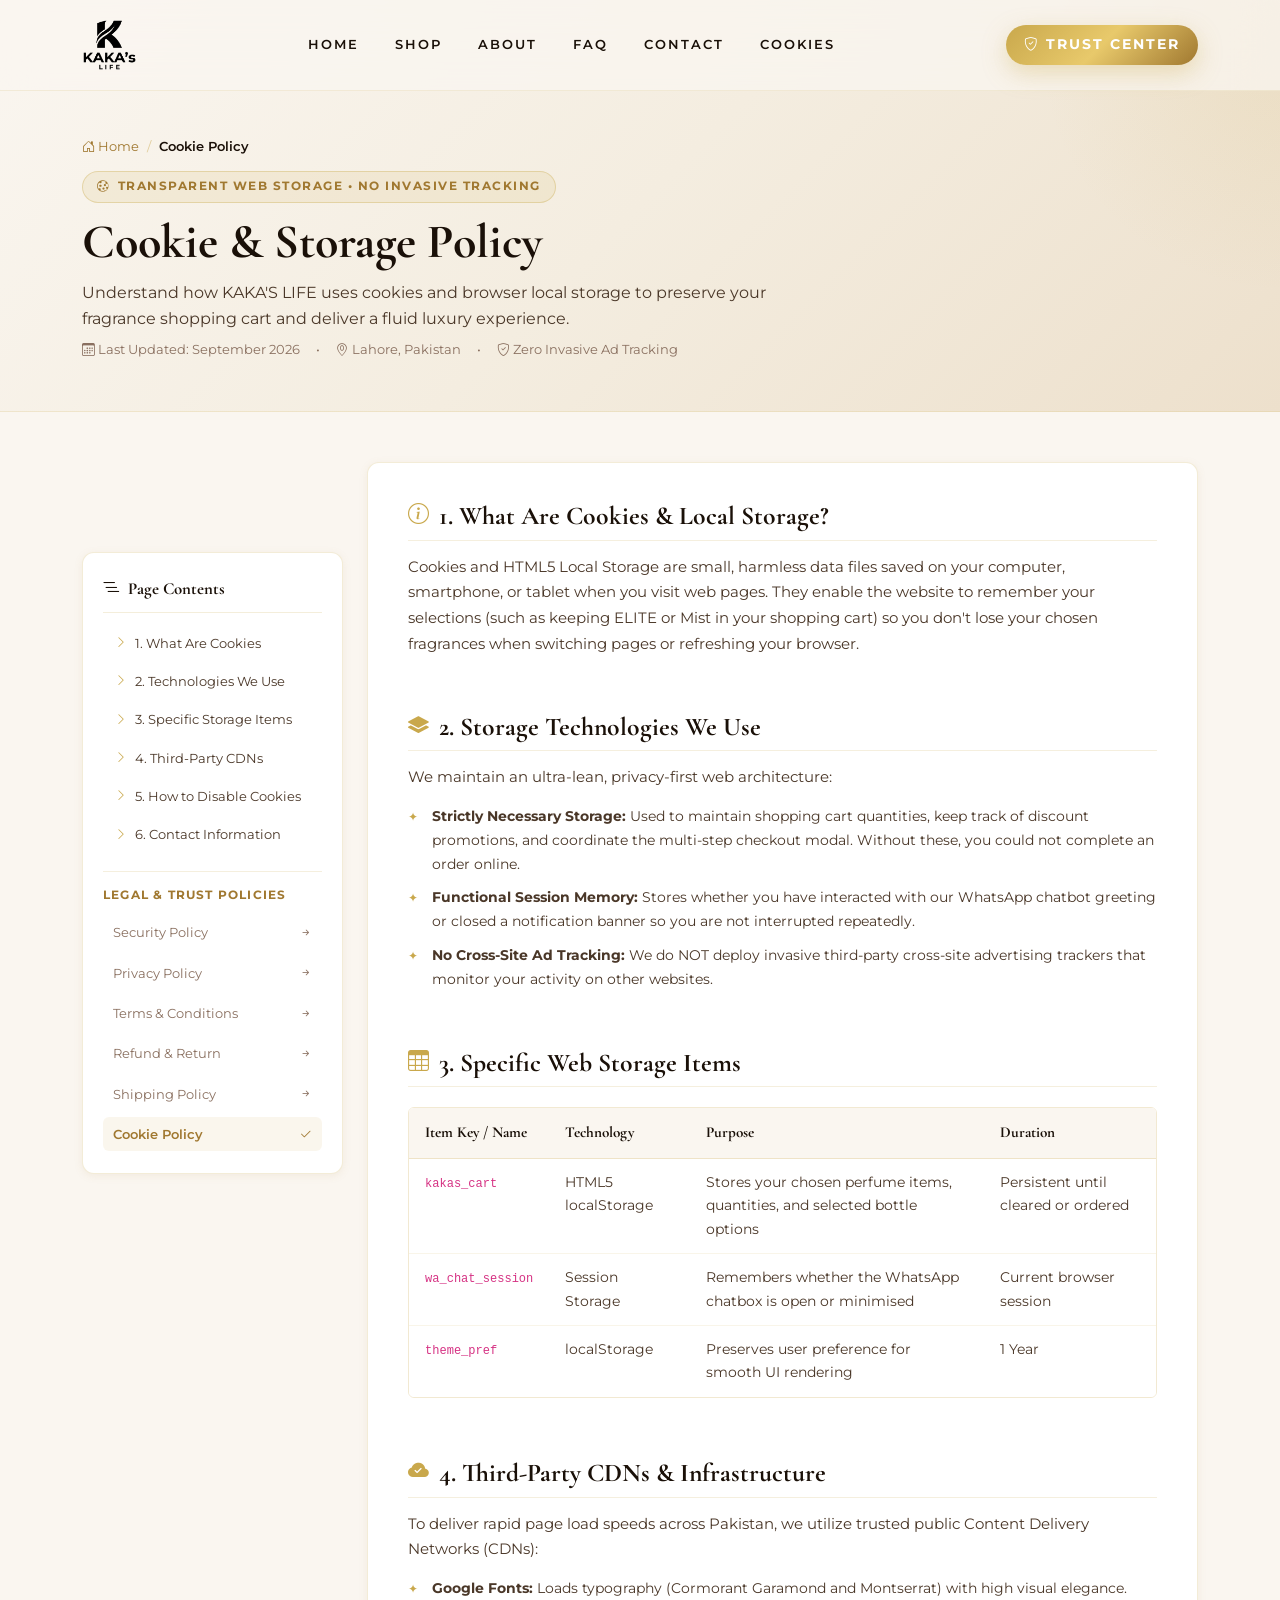
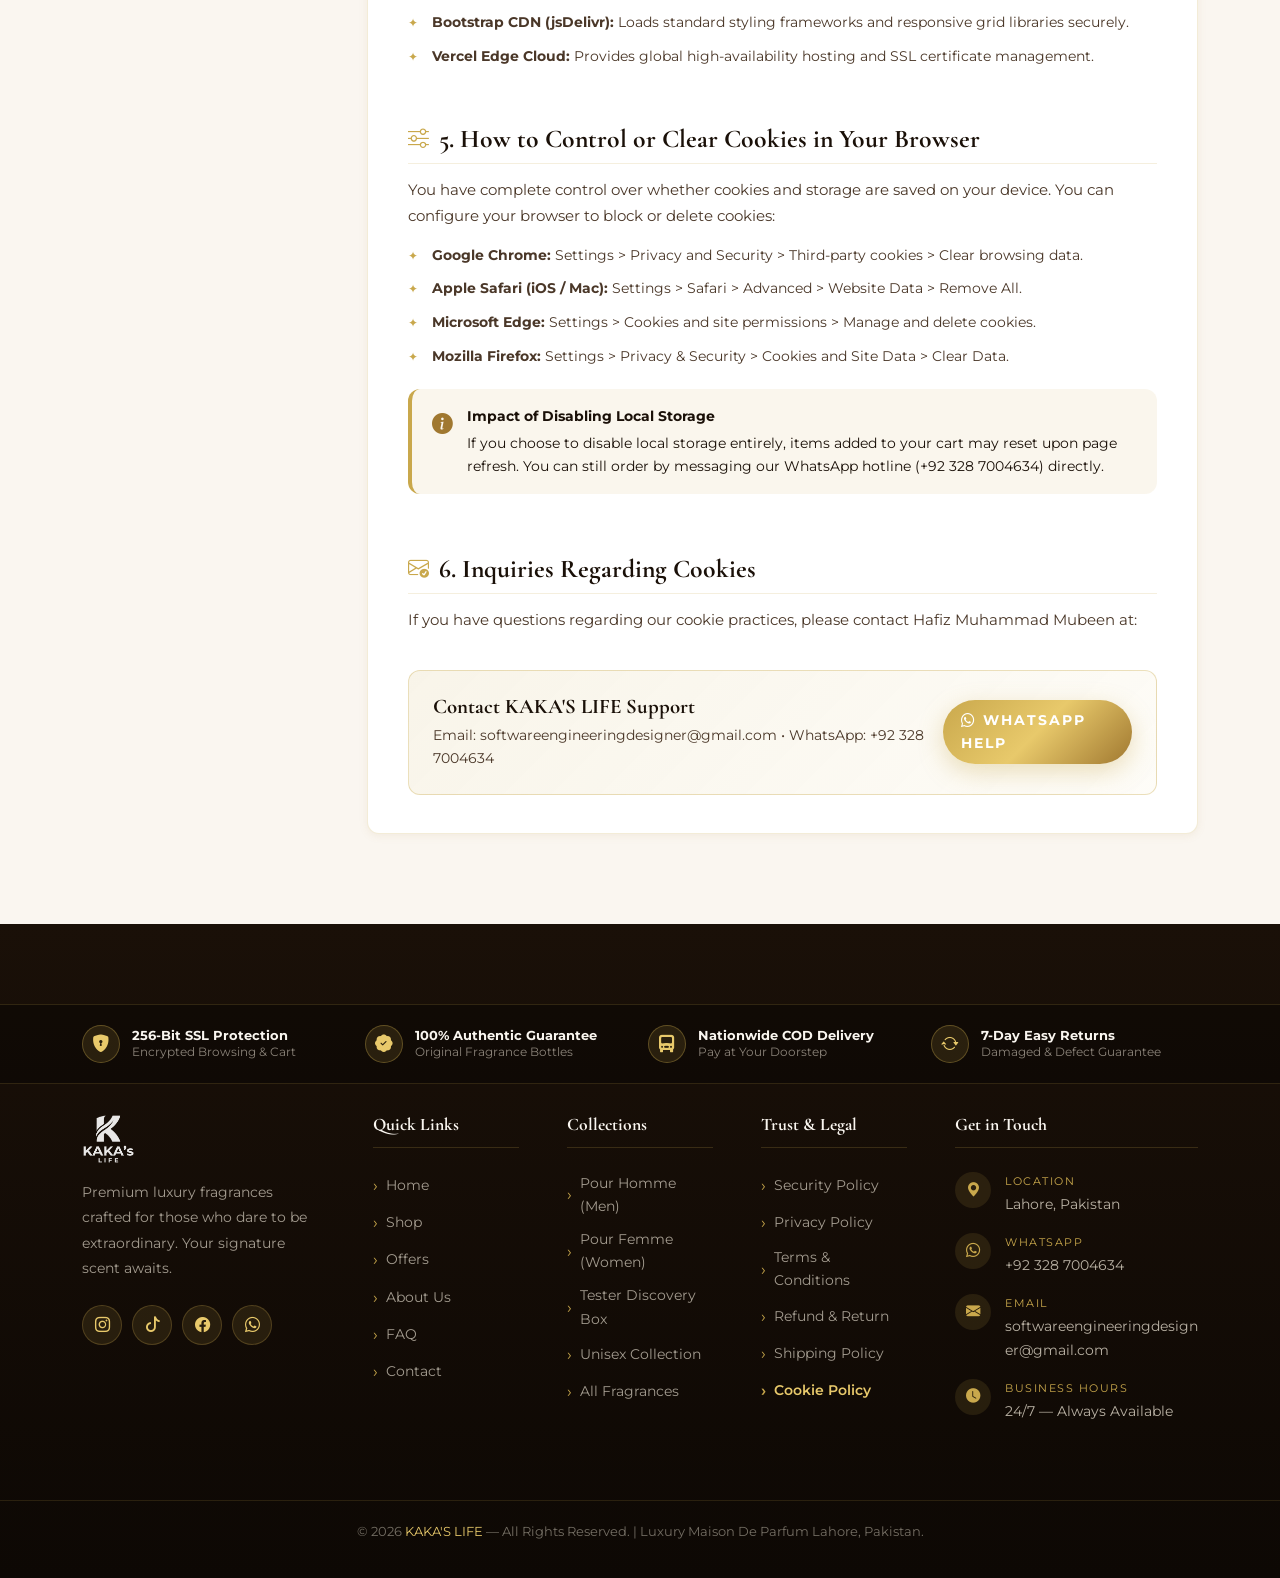
<file: KAKASLIFE/cookie-policy.html>
<!DOCTYPE html>
<html lang="en">

<head>
  <meta charset="UTF-8">
  <meta name="viewport" content="width=device-width, initial-scale=1.0, viewport-fit=cover">

  <!-- ===== PRIMARY SEO META TAGS ===== -->
  <title>Cookie Policy | KAKA'S LIFE Luxury Fragrances Pakistan</title>
  <meta name="description"
    content="Official Cookie Policy of KAKA'S LIFE — Maison De Parfum. Transparent details on how we use browser cookies and local storage to preserve your shopping cart and improve performance.">
  <meta name="keywords"
    content="Kaka's Life cookie policy, website storage policy, cart cookies Pakistan, privacy cookies perfume store">
  <meta name="author" content="Hafiz Muhammad Mubeen">
  <meta name="robots" content="index, follow">
  <link rel="canonical" href="https://kakaslife.vercel.app/cookie-policy.html">
  <link rel="shortcut icon" href="favicon.ico" type="image/x-icon">

  <!-- ===== OPEN GRAPH ===== -->
  <meta property="og:type" content="article">
  <meta property="og:site_name" content="KAKA'S LIFE — Maison De Parfum">
  <meta property="og:title" content="Cookie Policy | KAKA'S LIFE">
  <meta property="og:description"
    content="Transparent details on our usage of cookies and local storage to power your perfume shopping experience.">
  <meta property="og:image" content="https://kakaslife.vercel.app/images/logo.png">
  <meta property="og:url" content="https://kakaslife.vercel.app/cookie-policy.html">
  <meta property="og:locale" content="en_PK">

  <!-- ===== GOOGLE FONTS ===== -->
  <link rel="preconnect" href="https://fonts.googleapis.com">
  <link rel="preconnect" href="https://fonts.gstatic.com" crossorigin>
  <link
    href="https://fonts.googleapis.com/css2?family=Cormorant+Garamond:ital,wght@0,400;0,600;0,700;1,400&family=Montserrat:wght@300;400;500;600;700&display=swap"
    rel="stylesheet">

  <!-- ===== BOOTSTRAP 5 & ICONS ===== -->
  <link href="https://cdn.jsdelivr.net/npm/bootstrap@5.3.3/dist/css/bootstrap.min.css" rel="stylesheet">
  <link rel="stylesheet" href="https://cdn.jsdelivr.net/npm/bootstrap-icons@1.11.3/font/bootstrap-icons.min.css">

  <!-- ===== MAIN STYLESHEET ===== -->
  <link rel="stylesheet" href="css/style.css">

  <!-- ===== JSON-LD BREADCRUMB SCHEMA ===== -->
  <script type="application/ld+json">
  {
    "@context": "https://schema.org",
    "@type": "BreadcrumbList",
    "itemListElement": [
      {
        "@type": "ListItem",
        "position": 1,
        "name": "Home",
        "item": "https://kakaslife.vercel.app/"
      },
      {
        "@type": "ListItem",
        "position": 2,
        "name": "Cookie Policy",
        "item": "https://kakaslife.vercel.app/cookie-policy.html"
      }
    ]
  }
  </script>
</head>

<body>

  <div class="website-wrapper">

    <!-- ===== NAVBAR START ===== -->
    <header>
      <nav class="navbar navbar-expand-lg fixed-top" id="mainNav" aria-label="Main navigation">
        <div class="container">
          <a class="navbar-brand" href="index.html#hero" aria-label="KAKA'S LIFE — Home">
            <img src="images/logo.png" alt="KAKA'S LIFE — Maison De Parfum logo" class="brand-logo-img"
              onerror="this.style.display='none';this.nextElementSibling.style.display='flex';">
            <span
              style="display:none;font-family:'Cormorant Garamond',serif;font-size:1.4rem;font-weight:700;color:#a07830;letter-spacing:2px;align-items:center;gap:6px;">
              <span
                style="background:linear-gradient(135deg,#c9a84c,#e8c96b,#a07830);-webkit-background-clip:text;-webkit-text-fill-color:transparent;">K</span>
              <span style="font-size:0.9rem;">KAKA'S LIFE</span>
            </span>
          </a>

          <button class="navbar-toggler border-0" type="button" data-bs-toggle="collapse" data-bs-target="#navbarNav"
            aria-controls="navbarNav" aria-expanded="false" aria-label="Toggle navigation">
            <span class="navbar-toggler-icon"></span>
          </button>

          <div class="collapse navbar-collapse" id="navbarNav">
            <ul class="navbar-nav mx-auto gap-1">
              <li class="nav-item"><a class="nav-link" href="index.html#hero">Home</a></li>
              <li class="nav-item"><a class="nav-link" href="index.html#products">Shop</a></li>
              <li class="nav-item"><a class="nav-link" href="index.html#about">About</a></li>
              <li class="nav-item"><a class="nav-link" href="index.html#faq">FAQ</a></li>
              <li class="nav-item"><a class="nav-link" href="index.html#contact">Contact</a></li>
              <li class="nav-item"><a class="nav-link active" href="cookie-policy.html">Cookies</a></li>
            </ul>
            <a href="https://wa.me/923287004634?text=Hello%20KAKA'S%20LIFE%2C%20I%20have%20a%20question%20regarding%20cookies%20or%20privacy."
              target="_blank" rel="noopener noreferrer" class="btn-gold ms-lg-3" style="font-size:0.85rem;padding:8px 18px;">
              <i class="bi bi-shield-check"></i>
              <span>Trust Center</span>
            </a>
          </div>
        </div>
      </nav>
    </header>
    <!-- ===== NAVBAR END ===== -->

    <main id="main-content">

      <!-- ===== HERO BANNER START ===== -->
      <section class="legal-hero" aria-label="Cookie Policy Banner">
        <div class="container">
          <nav class="legal-breadcrumbs" aria-label="Breadcrumb">
            <a href="index.html"><i class="bi bi-house-door"></i> Home</a>
            <span class="separator">/</span>
            <span style="color:var(--text-dark);font-weight:600;">Cookie Policy</span>
          </nav>

          <div class="legal-badge">
            <i class="bi bi-cookie"></i> Transparent Web Storage &bull; No Invasive Tracking
          </div>

          <h1 class="legal-title">Cookie &amp; Storage Policy</h1>
          <p class="legal-subtitle">
            Understand how KAKA'S LIFE uses cookies and browser local storage to preserve your fragrance shopping cart
            and deliver a fluid luxury experience.
          </p>

          <div class="legal-meta">
            <span><i class="bi bi-calendar3"></i> Last Updated: September 2026</span>
            <span>&bull;</span>
            <span><i class="bi bi-geo-alt"></i> Lahore, Pakistan</span>
            <span>&bull;</span>
            <span><i class="bi bi-shield-check"></i> Zero Invasive Ad Tracking</span>
          </div>
        </div>
      </section>
      <!-- ===== HERO BANNER END ===== -->

      <!-- ===== MAIN SECTION START ===== -->
      <section class="legal-main-section">
        <div class="container">
          <div class="row g-4">

            <!-- Sidebar Navigation -->
            <aside class="col-lg-4 col-xl-3">
              <div class="legal-sidebar">
                <div class="legal-sidebar-heading">
                  <i class="bi bi-list-nested"></i> Page Contents
                </div>
                <ul class="legal-sidebar-nav">
                  <li><a href="#what-are-cookies"><i class="bi bi-chevron-right"></i> 1. What Are Cookies</a></li>
                  <li><a href="#storage-types"><i class="bi bi-chevron-right"></i> 2. Technologies We Use</a></li>
                  <li><a href="#cookie-table"><i class="bi bi-chevron-right"></i> 3. Specific Storage Items</a></li>
                  <li><a href="#third-parties"><i class="bi bi-chevron-right"></i> 4. Third-Party CDNs</a></li>
                  <li><a href="#management"><i class="bi bi-chevron-right"></i> 5. How to Disable Cookies</a></li>
                  <li><a href="#contact"><i class="bi bi-chevron-right"></i> 6. Contact Information</a></li>
                </ul>

                <div class="legal-other-policies">
                  <div class="legal-other-policies-title">Legal &amp; Trust Policies</div>
                  <ul class="legal-other-policies-list">
                    <li><a href="security.html"><span>Security Policy</span> <i class="bi bi-arrow-right-short"></i></a></li>
                    <li><a href="privacy-policy.html"><span>Privacy Policy</span> <i class="bi bi-arrow-right-short"></i></a></li>
                    <li><a href="terms-and-conditions.html"><span>Terms &amp; Conditions</span> <i class="bi bi-arrow-right-short"></i></a></li>
                    <li><a href="refund-policy.html"><span>Refund &amp; Return</span> <i class="bi bi-arrow-right-short"></i></a></li>
                    <li><a href="shipping-policy.html"><span>Shipping Policy</span> <i class="bi bi-arrow-right-short"></i></a></li>
                    <li class="current"><a href="cookie-policy.html"><span>Cookie Policy</span> <i class="bi bi-check2"></i></a></li>
                  </ul>
                </div>
              </div>
            </aside>

            <!-- Main Legal Article -->
            <div class="col-lg-8 col-xl-9">
              <article class="legal-article">

                <!-- Section 1 -->
                <section class="legal-section-block" id="what-are-cookies">
                  <h2 class="legal-h2"><i class="bi bi-info-circle"></i> 1. What Are Cookies &amp; Local Storage?</h2>
                  <p class="legal-p">
                    Cookies and HTML5 Local Storage are small, harmless data files saved on your computer, smartphone, or tablet
                    when you visit web pages. They enable the website to remember your selections (such as keeping ELITE or Mist in your shopping cart)
                    so you don't lose your chosen fragrances when switching pages or refreshing your browser.
                  </p>
                </section>

                <!-- Section 2 -->
                <section class="legal-section-block" id="storage-types">
                  <h2 class="legal-h2"><i class="bi bi-layers-fill"></i> 2. Storage Technologies We Use</h2>
                  <p class="legal-p">
                    We maintain an ultra-lean, privacy-first web architecture:
                  </p>
                  <ul class="legal-ul">
                    <li><strong>Strictly Necessary Storage:</strong> Used to maintain shopping cart quantities, keep track of discount promotions, and coordinate the multi-step checkout modal. Without these, you could not complete an order online.</li>
                    <li><strong>Functional Session Memory:</strong> Stores whether you have interacted with our WhatsApp chatbot greeting or closed a notification banner so you are not interrupted repeatedly.</li>
                    <li><strong>No Cross-Site Ad Tracking:</strong> We do NOT deploy invasive third-party cross-site advertising trackers that monitor your activity on other websites.</li>
                  </ul>
                </section>

                <!-- Section 3 -->
                <section class="legal-section-block" id="cookie-table">
                  <h2 class="legal-h2"><i class="bi bi-table"></i> 3. Specific Web Storage Items</h2>

                  <div class="policy-table-wrapper">
                    <table class="policy-table">
                      <thead>
                        <tr>
                          <th>Item Key / Name</th>
                          <th>Technology</th>
                          <th>Purpose</th>
                          <th>Duration</th>
                        </tr>
                      </thead>
                      <tbody>
                        <tr>
                          <td><code>kakas_cart</code></td>
                          <td>HTML5 localStorage</td>
                          <td>Stores your chosen perfume items, quantities, and selected bottle options</td>
                          <td>Persistent until cleared or ordered</td>
                        </tr>
                        <tr>
                          <td><code>wa_chat_session</code></td>
                          <td>Session Storage</td>
                          <td>Remembers whether the WhatsApp chatbox is open or minimised</td>
                          <td>Current browser session</td>
                        </tr>
                        <tr>
                          <td><code>theme_pref</code></td>
                          <td>localStorage</td>
                          <td>Preserves user preference for smooth UI rendering</td>
                          <td>1 Year</td>
                        </tr>
                      </tbody>
                    </table>
                  </div>
                </section>

                <!-- Section 4 -->
                <section class="legal-section-block" id="third-parties">
                  <h2 class="legal-h2"><i class="bi bi-cloud-check-fill"></i> 4. Third-Party CDNs &amp; Infrastructure</h2>
                  <p class="legal-p">
                    To deliver rapid page load speeds across Pakistan, we utilize trusted public Content Delivery Networks (CDNs):
                  </p>
                  <ul class="legal-ul">
                    <li><strong>Google Fonts:</strong> Loads typography (Cormorant Garamond and Montserrat) with high visual elegance.</li>
                    <li><strong>Bootstrap CDN (jsDelivr):</strong> Loads standard styling frameworks and responsive grid libraries securely.</li>
                    <li><strong>Vercel Edge Cloud:</strong> Provides global high-availability hosting and SSL certificate management.</li>
                  </ul>
                </section>

                <!-- Section 5 -->
                <section class="legal-section-block" id="management">
                  <h2 class="legal-h2"><i class="bi bi-sliders"></i> 5. How to Control or Clear Cookies in Your Browser</h2>
                  <p class="legal-p">
                    You have complete control over whether cookies and storage are saved on your device. You can configure your browser to block or delete cookies:
                  </p>
                  <ul class="legal-ul">
                    <li><strong>Google Chrome:</strong> Settings &gt; Privacy and Security &gt; Third-party cookies &gt; Clear browsing data.</li>
                    <li><strong>Apple Safari (iOS / Mac):</strong> Settings &gt; Safari &gt; Advanced &gt; Website Data &gt; Remove All.</li>
                    <li><strong>Microsoft Edge:</strong> Settings &gt; Cookies and site permissions &gt; Manage and delete cookies.</li>
                    <li><strong>Mozilla Firefox:</strong> Settings &gt; Privacy &amp; Security &gt; Cookies and Site Data &gt; Clear Data.</li>
                  </ul>

                  <div class="policy-callout callout-gold">
                    <div class="policy-callout-icon"><i class="bi bi-info-circle-fill"></i></div>
                    <div class="policy-callout-content">
                      <div class="policy-callout-title">Impact of Disabling Local Storage</div>
                      If you choose to disable local storage entirely, items added to your cart may reset upon page refresh. You can still order by messaging our WhatsApp hotline (+92 328 7004634) directly.
                    </div>
                  </div>
                </section>

                <!-- Section 6 -->
                <section class="legal-section-block" id="contact">
                  <h2 class="legal-h2"><i class="bi bi-envelope-check"></i> 6. Inquiries Regarding Cookies</h2>
                  <p class="legal-p">
                    If you have questions regarding our cookie practices, please contact Hafiz Muhammad Mubeen at:
                  </p>

                  <div class="policy-contact-card">
                    <div>
                      <h4 class="policy-contact-title">Contact KAKA'S LIFE Support</h4>
                      <p class="policy-contact-desc">
                        Email: softwareengineeringdesigner@gmail.com &bull; WhatsApp: +92 328 7004634
                      </p>
                    </div>
                    <div class="d-flex gap-2 flex-wrap">
                      <a href="https://wa.me/923287004634" target="_blank" rel="noopener noreferrer" class="btn-gold" style="font-size:0.85rem;padding:9px 18px;">
                        <i class="bi bi-whatsapp"></i> WhatsApp Help
                      </a>
                    </div>
                  </div>
                </section>

              </article>
            </div>

          </div>
        </div>
      </section>
      <!-- ===== MAIN SECTION END ===== -->

    </main>

    <!-- ===== FOOTER START ===== -->
    <footer id="footer">
      <div class="footer-trust-strip">
        <div class="container">
          <div class="footer-trust-grid">
            <div class="footer-trust-item">
              <div class="footer-trust-icon"><i class="bi bi-shield-lock-fill"></i></div>
              <div>
                <div class="footer-trust-title">256-Bit SSL Protection</div>
                <div class="footer-trust-sub">Encrypted Browsing &amp; Cart</div>
              </div>
            </div>
            <div class="footer-trust-item">
              <div class="footer-trust-icon"><i class="bi bi-patch-check-fill"></i></div>
              <div>
                <div class="footer-trust-title">100% Authentic Guarantee</div>
                <div class="footer-trust-sub">Original Fragrance Bottles</div>
              </div>
            </div>
            <div class="footer-trust-item">
              <div class="footer-trust-icon"><i class="bi bi-truck-front-fill"></i></div>
              <div>
                <div class="footer-trust-title">Nationwide COD Delivery</div>
                <div class="footer-trust-sub">Pay at Your Doorstep</div>
              </div>
            </div>
            <div class="footer-trust-item">
              <div class="footer-trust-icon"><i class="bi bi-arrow-repeat"></i></div>
              <div>
                <div class="footer-trust-title">7-Day Easy Returns</div>
                <div class="footer-trust-sub">Damaged &amp; Defect Guarantee</div>
              </div>
            </div>
          </div>
        </div>
      </div>

      <div class="container" style="position:relative;">
        <div class="row g-4 g-lg-5">

          <!-- Brand Column -->
          <div class="col-lg-3 col-md-6">
            <img src="images/logo.png" alt="KAKA'S LIFE — Maison De Parfum official logo" class="footer-logo-img"
              loading="lazy" onerror="this.style.display='none';this.nextElementSibling.style.display='block';">
            <div
              style="display:none;font-family:var(--font-display);font-size:1.6rem;font-weight:700;color:var(--cream);margin-bottom:16px;letter-spacing:2px;">
              KAKA'S LIFE</div>
            <p class="footer-desc">Premium luxury fragrances crafted for those who dare to be extraordinary. Your
              signature scent awaits.</p>
            <div class="social-icons">
              <a href="https://www.instagram.com/kaka.sofficial" class="social-icon"
                aria-label="KAKA'S LIFE on Instagram (@kaka.sofficial)" title="Instagram: @kaka.sofficial"
                target="_blank" rel="noopener noreferrer">
                <i class="bi bi-instagram"></i>
              </a>
              <a href="https://www.tiktok.com/@kaka.sofficial" class="social-icon"
                aria-label="KAKA'S LIFE on TikTok (@kaka.sofficial)" title="TikTok: @kaka.sofficial" target="_blank"
                rel="noopener noreferrer">
                <i class="bi bi-tiktok"></i>
              </a>
              <a href="https://www.facebook.com/kakasofficial" class="social-icon" aria-label="KAKA'S LIFE on Facebook"
                title="Facebook: KAKA'S LIFE" target="_blank" rel="noopener noreferrer">
                <i class="bi bi-facebook"></i>
              </a>
              <a href="https://wa.me/923287004634" class="social-icon" aria-label="Chat with KAKA'S LIFE on WhatsApp"
                title="WhatsApp: +92 328 7004634" target="_blank" rel="noopener noreferrer">
                <i class="bi bi-whatsapp"></i>
              </a>
            </div>
          </div>

          <!-- Quick Links -->
          <div class="col-lg-2 col-md-3 col-6">
            <h4 class="footer-heading">Quick Links</h4>
            <ul class="footer-links">
              <li><a href="index.html#hero">Home</a></li>
              <li><a href="index.html#products">Shop</a></li>
              <li><a href="index.html#offers">Offers</a></li>
              <li><a href="index.html#about">About Us</a></li>
              <li><a href="index.html#faq">FAQ</a></li>
              <li><a href="index.html#contact">Contact</a></li>
            </ul>
          </div>

          <!-- Collections -->
          <div class="col-lg-2 col-md-3 col-6">
            <h4 class="footer-heading">Collections</h4>
            <ul class="footer-links">
              <li><a href="index.html#products">Pour Homme (Men)</a></li>
              <li><a href="index.html#products">Pour Femme (Women)</a></li>
              <li><a href="index.html#products">Tester Discovery Box</a></li>
              <li><a href="index.html#products">Unisex Collection</a></li>
              <li><a href="index.html#products">All Fragrances</a></li>
            </ul>
          </div>

          <!-- Security & Legal Policies -->
          <div class="col-lg-2 col-md-6 col-6">
            <h4 class="footer-heading">Trust &amp; Legal</h4>
            <ul class="footer-links">
              <li><a href="security.html">Security Policy</a></li>
              <li><a href="privacy-policy.html">Privacy Policy</a></li>
              <li><a href="terms-and-conditions.html">Terms &amp; Conditions</a></li>
              <li><a href="refund-policy.html">Refund &amp; Return</a></li>
              <li><a href="shipping-policy.html">Shipping Policy</a></li>
              <li><a href="cookie-policy.html" style="color:var(--primary-gold-light);font-weight:600;">Cookie Policy</a></li>
            </ul>
          </div>

          <!-- Contact Info -->
          <div class="col-lg-3 col-md-6">
            <h4 class="footer-heading">Get in Touch</h4>
            <address style="font-style:normal;">
              <div class="footer-contact-item">
                <div class="footer-contact-icon"><i class="bi bi-geo-alt-fill"></i></div>
                <div>
                  <div class="footer-contact-label">Location</div>
                  <div class="footer-contact-value">Lahore, Pakistan</div>
                </div>
              </div>
              <div class="footer-contact-item">
                <div class="footer-contact-icon"><i class="bi bi-whatsapp"></i></div>
                <div>
                  <div class="footer-contact-label">WhatsApp</div>
                  <div class="footer-contact-value"><a href="https://wa.me/923287004634" target="_blank"
                      rel="noopener noreferrer" style="color:inherit;">+92 328 7004634</a></div>
                </div>
              </div>
              <div class="footer-contact-item">
                <div class="footer-contact-icon"><i class="bi bi-envelope-fill"></i></div>
                <div>
                  <div class="footer-contact-label">Email</div>
                  <div class="footer-contact-value"><a href="mailto:softwareengineeringdesigner@gmail.com"
                      style="color:inherit;">softwareengineeringdesigner@gmail.com</a></div>
                </div>
              </div>
              <div class="footer-contact-item">
                <div class="footer-contact-icon"><i class="bi bi-clock-fill"></i></div>
                <div>
                  <div class="footer-contact-label">Business Hours</div>
                  <div class="footer-contact-value">24/7 — Always Available</div>
                </div>
              </div>
            </address>
          </div>

        </div>
      </div>

      <div class="footer-bottom">
        <div class="container">
          <p class="footer-bottom-text">
            &copy; 2026 <span>KAKA'S LIFE</span> — All Rights Reserved. |
            Luxury Maison De Parfum Lahore, Pakistan.
          </p>
        </div>
      </div>
    </footer>
    <!-- ===== FOOTER END ===== -->

    <button id="scrollTopBtn" aria-label="Scroll to top">
      <i class="bi bi-arrow-up"></i>
    </button>

  </div>

  <script src="https://cdn.jsdelivr.net/npm/bootstrap@5.3.3/dist/js/bootstrap.bundle.min.js"></script>
  <script>
    document.querySelectorAll('.legal-sidebar-nav a').forEach(anchor => {
      anchor.addEventListener('click', function(e) {
        const targetId = this.getAttribute('href');
        if (targetId.startsWith('#')) {
          e.preventDefault();
          const targetEl = document.querySelector(targetId);
          if (targetEl) {
            targetEl.scrollIntoView({ behavior: 'smooth' });
            document.querySelectorAll('.legal-sidebar-nav a').forEach(a => a.classList.remove('active'));
            this.classList.add('active');
          }
        }
      });
    });

    const scrollBtn = document.getElementById('scrollTopBtn');
    window.addEventListener('scroll', () => {
      if (window.scrollY > 200) {
        scrollBtn.classList.add('visible');
      } else {
        scrollBtn.classList.remove('visible');
      }
    });
    scrollBtn.addEventListener('click', () => {
      window.scrollTo({ top: 0, behavior: 'smooth' });
    });
  </script>

</body>

</html>
</file>
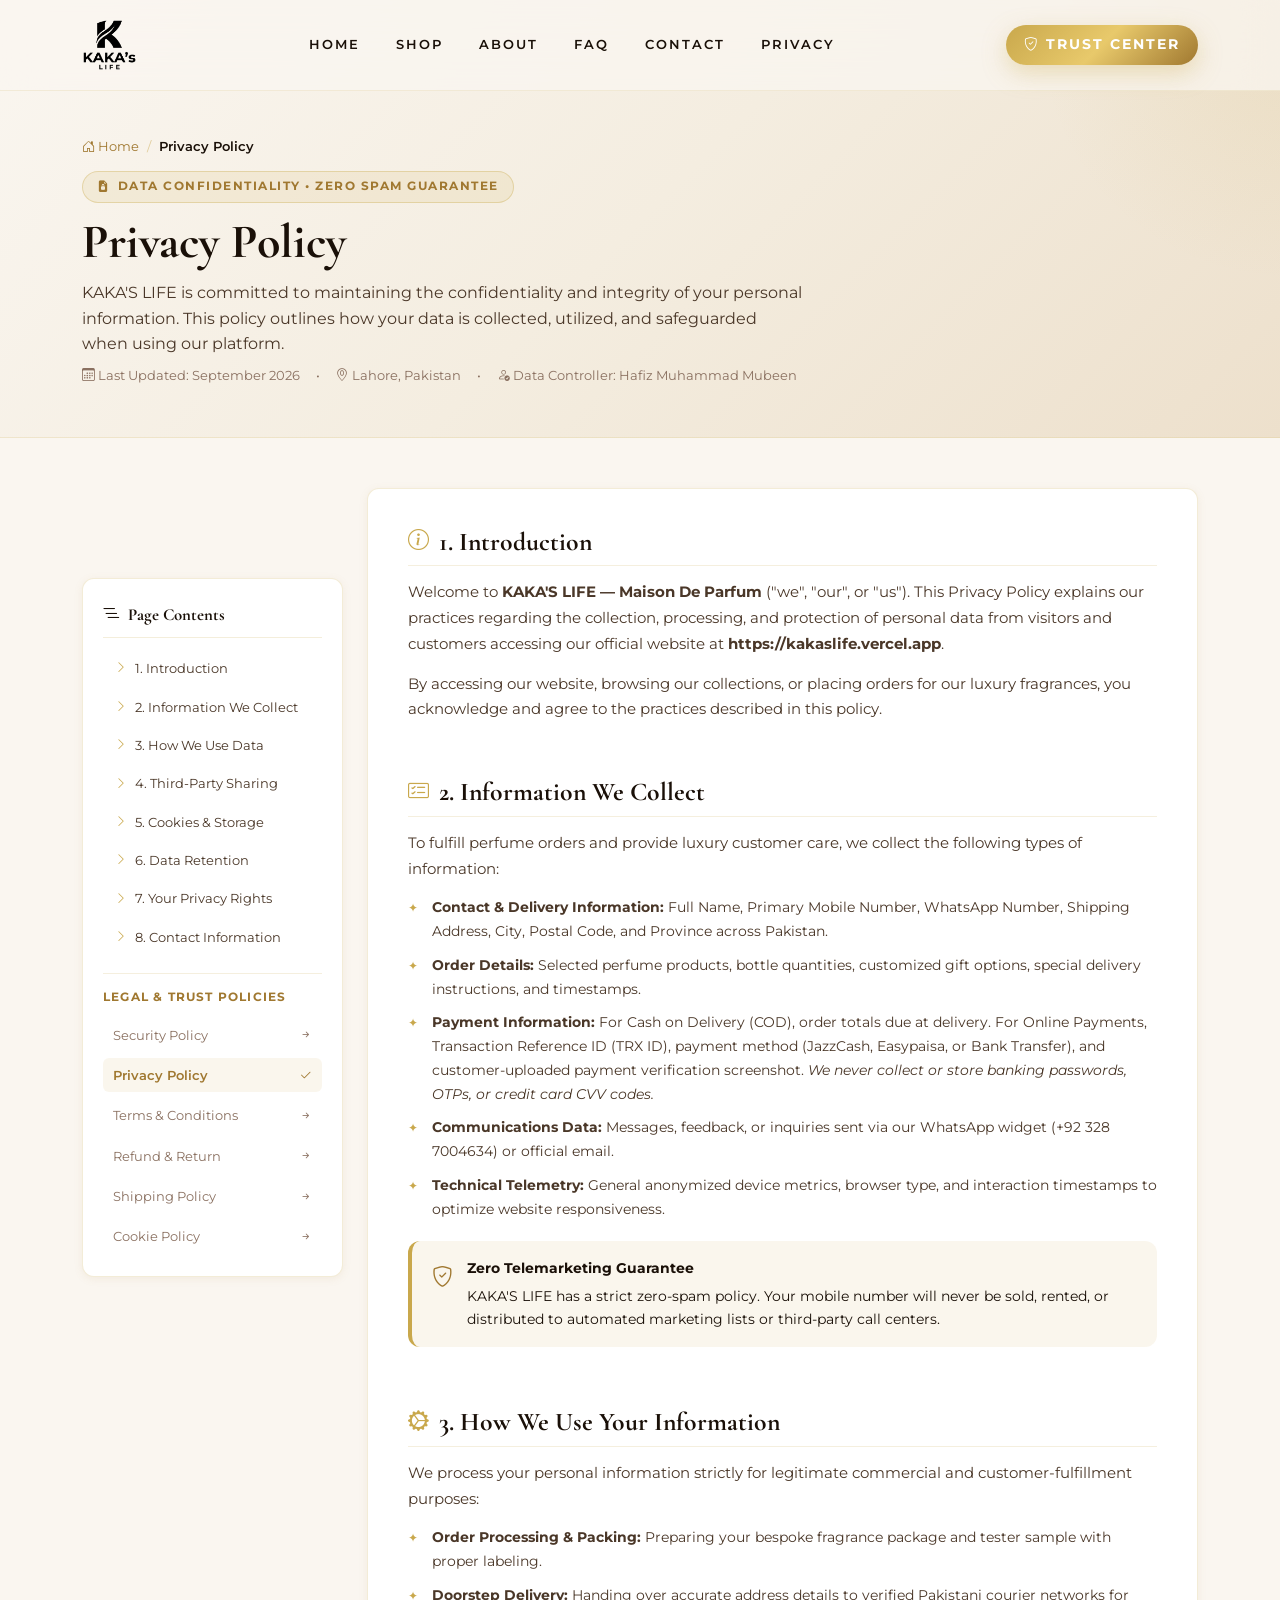
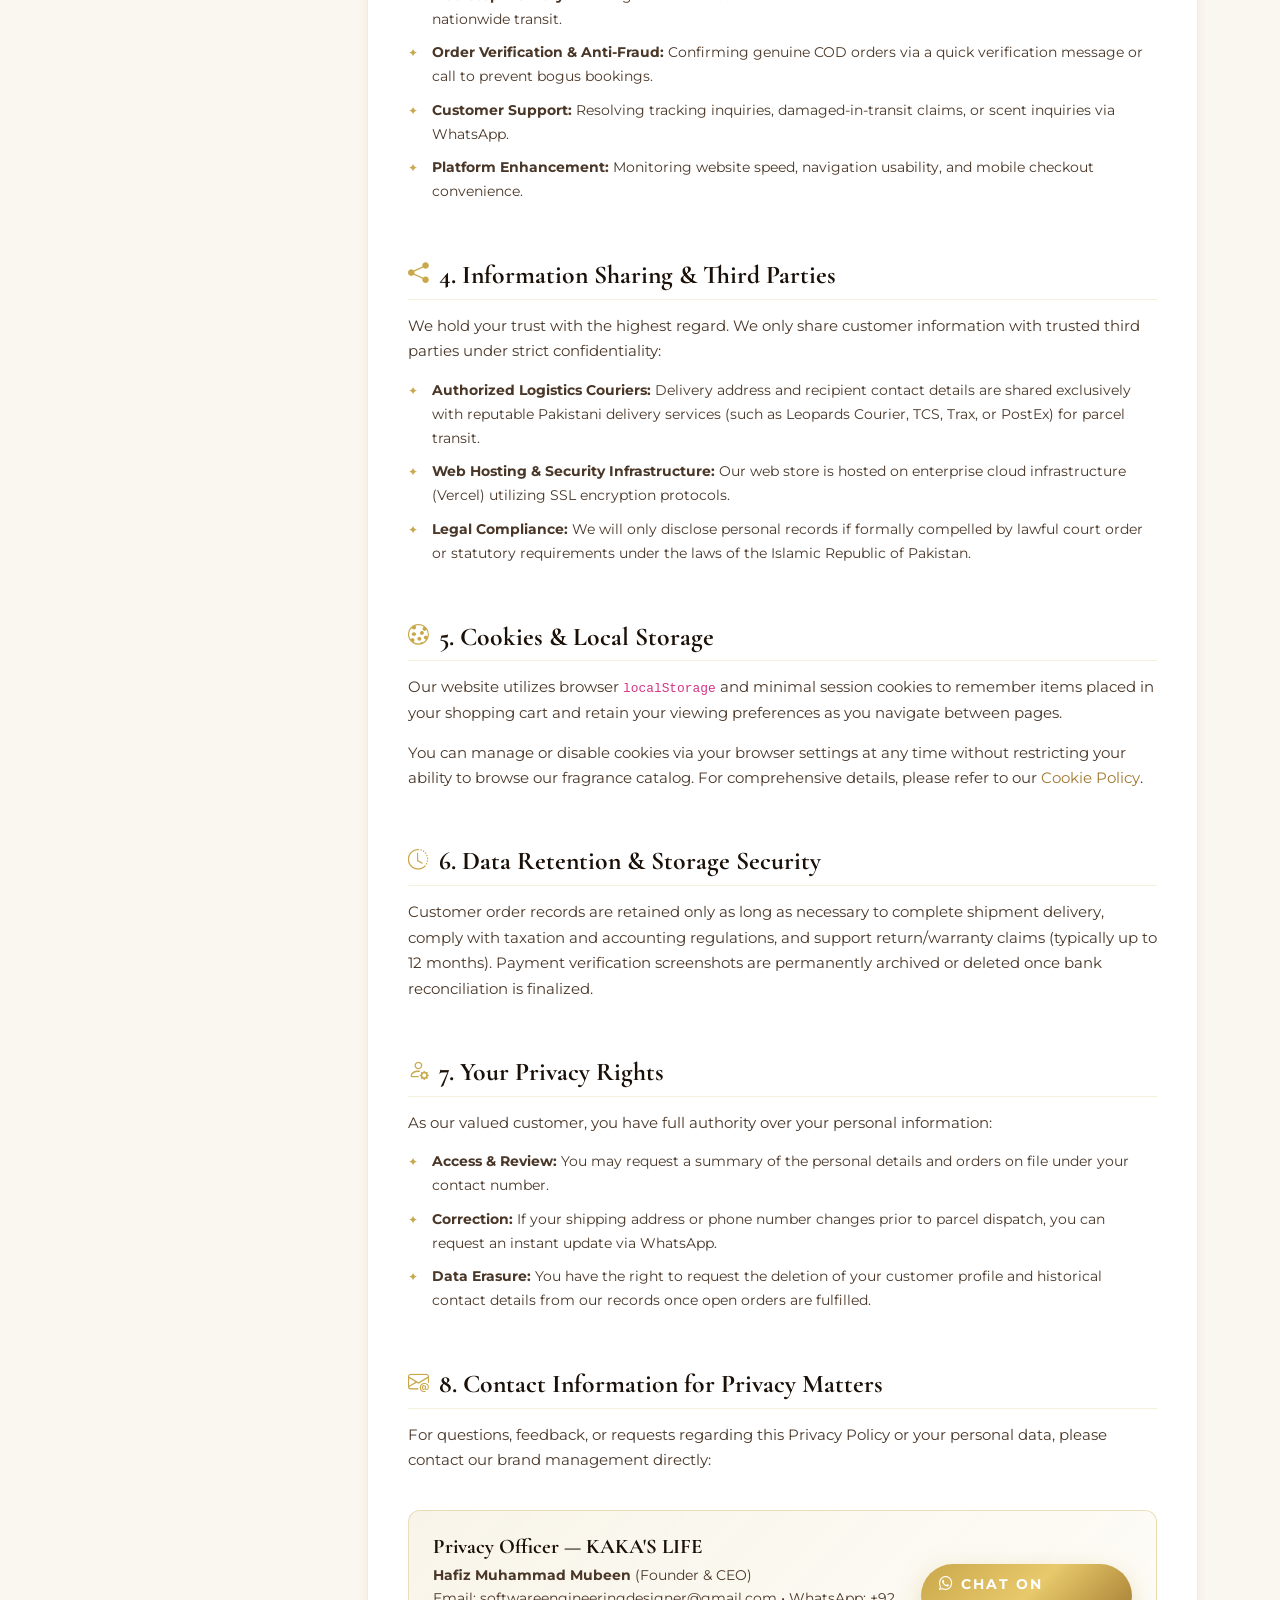
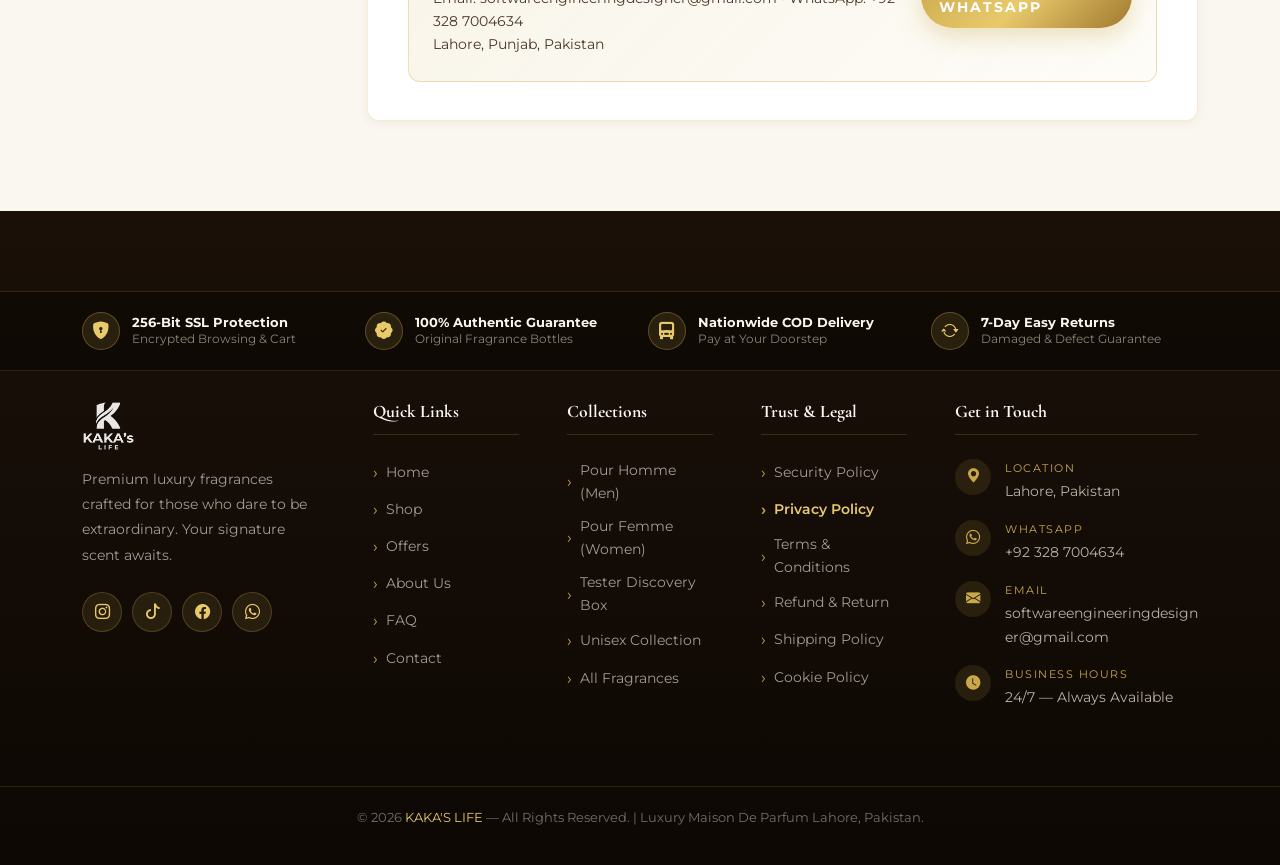
<file: KAKASLIFE/privacy-policy.html>
<!DOCTYPE html>
<html lang="en">

<head>
  <meta charset="UTF-8">
  <meta name="viewport" content="width=device-width, initial-scale=1.0, viewport-fit=cover">

  <!-- ===== PRIMARY SEO META TAGS ===== -->
  <title>Privacy Policy | KAKA'S LIFE Luxury Fragrances Pakistan</title>
  <meta name="description"
    content="Official Privacy Policy for KAKA'S LIFE — Maison De Parfum. Learn how we collect, process, and protect your personal data, delivery addresses, and payment information.">
  <meta name="keywords"
    content="Kaka's Life privacy policy, customer data protection, perfume online Pakistan privacy, e-commerce data safety, Lahore perfume privacy">
  <meta name="author" content="Hafiz Muhammad Mubeen">
  <meta name="robots" content="index, follow">
  <link rel="canonical" href="https://kakaslife.vercel.app/privacy-policy.html">
  <link rel="shortcut icon" href="favicon.ico" type="image/x-icon">

  <!-- ===== OPEN GRAPH ===== -->
  <meta property="og:type" content="article">
  <meta property="og:site_name" content="KAKA'S LIFE — Maison De Parfum">
  <meta property="og:title" content="Privacy Policy | KAKA'S LIFE Luxury Fragrances">
  <meta property="og:description"
    content="Read the privacy policy of KAKA'S LIFE. We respect your confidentiality and guarantee zero selling of your personal data.">
  <meta property="og:image" content="https://kakaslife.vercel.app/images/logo.png">
  <meta property="og:url" content="https://kakaslife.vercel.app/privacy-policy.html">
  <meta property="og:locale" content="en_PK">

  <!-- ===== GOOGLE FONTS ===== -->
  <link rel="preconnect" href="https://fonts.googleapis.com">
  <link rel="preconnect" href="https://fonts.gstatic.com" crossorigin>
  <link
    href="https://fonts.googleapis.com/css2?family=Cormorant+Garamond:ital,wght@0,400;0,600;0,700;1,400&family=Montserrat:wght@300;400;500;600;700&display=swap"
    rel="stylesheet">

  <!-- ===== BOOTSTRAP 5 & ICONS ===== -->
  <link href="https://cdn.jsdelivr.net/npm/bootstrap@5.3.3/dist/css/bootstrap.min.css" rel="stylesheet">
  <link rel="stylesheet" href="https://cdn.jsdelivr.net/npm/bootstrap-icons@1.11.3/font/bootstrap-icons.min.css">

  <!-- ===== MAIN STYLESHEET ===== -->
  <link rel="stylesheet" href="css/style.css">

  <!-- ===== JSON-LD BREADCRUMB SCHEMA ===== -->
  <script type="application/ld+json">
  {
    "@context": "https://schema.org",
    "@type": "BreadcrumbList",
    "itemListElement": [
      {
        "@type": "ListItem",
        "position": 1,
        "name": "Home",
        "item": "https://kakaslife.vercel.app/"
      },
      {
        "@type": "ListItem",
        "position": 2,
        "name": "Privacy Policy",
        "item": "https://kakaslife.vercel.app/privacy-policy.html"
      }
    ]
  }
  </script>
</head>

<body>

  <!-- Website Wrapper -->
  <div class="website-wrapper">

    <!-- ===== NAVBAR START ===== -->
    <header>
      <nav class="navbar navbar-expand-lg fixed-top" id="mainNav" aria-label="Main navigation">
        <div class="container">
          <a class="navbar-brand" href="index.html#hero" aria-label="KAKA'S LIFE — Home">
            <img src="images/logo.png" alt="KAKA'S LIFE — Maison De Parfum logo" class="brand-logo-img"
              onerror="this.style.display='none';this.nextElementSibling.style.display='flex';">
            <span
              style="display:none;font-family:'Cormorant Garamond',serif;font-size:1.4rem;font-weight:700;color:#a07830;letter-spacing:2px;align-items:center;gap:6px;">
              <span
                style="background:linear-gradient(135deg,#c9a84c,#e8c96b,#a07830);-webkit-background-clip:text;-webkit-text-fill-color:transparent;">K</span>
              <span style="font-size:0.9rem;">KAKA'S LIFE</span>
            </span>
          </a>

          <button class="navbar-toggler border-0" type="button" data-bs-toggle="collapse" data-bs-target="#navbarNav"
            aria-controls="navbarNav" aria-expanded="false" aria-label="Toggle navigation">
            <span class="navbar-toggler-icon"></span>
          </button>

          <div class="collapse navbar-collapse" id="navbarNav">
            <ul class="navbar-nav mx-auto gap-1">
              <li class="nav-item"><a class="nav-link" href="index.html#hero">Home</a></li>
              <li class="nav-item"><a class="nav-link" href="index.html#products">Shop</a></li>
              <li class="nav-item"><a class="nav-link" href="index.html#about">About</a></li>
              <li class="nav-item"><a class="nav-link" href="index.html#faq">FAQ</a></li>
              <li class="nav-item"><a class="nav-link" href="index.html#contact">Contact</a></li>
              <li class="nav-item"><a class="nav-link active" href="privacy-policy.html">Privacy</a></li>
            </ul>
            <a href="https://wa.me/923287004634?text=Hello%20KAKA'S%20LIFE%2C%20I%20have%20a%20privacy%20question."
              target="_blank" rel="noopener noreferrer" class="btn-gold ms-lg-3" style="font-size:0.85rem;padding:8px 18px;">
              <i class="bi bi-shield-check"></i>
              <span>Trust Center</span>
            </a>
          </div>
        </div>
      </nav>
    </header>
    <!-- ===== NAVBAR END ===== -->

    <main id="main-content">

      <!-- ===== HERO BANNER START ===== -->
      <section class="legal-hero" aria-label="Privacy Policy Banner">
        <div class="container">
          <nav class="legal-breadcrumbs" aria-label="Breadcrumb">
            <a href="index.html"><i class="bi bi-house-door"></i> Home</a>
            <span class="separator">/</span>
            <span style="color:var(--text-dark);font-weight:600;">Privacy Policy</span>
          </nav>

          <div class="legal-badge">
            <i class="bi bi-file-earmark-lock2-fill"></i> Data Confidentiality &bull; Zero Spam Guarantee
          </div>

          <h1 class="legal-title">Privacy Policy</h1>
          <p class="legal-subtitle">
            KAKA'S LIFE is committed to maintaining the confidentiality and integrity of your personal information.
            This policy outlines how your data is collected, utilized, and safeguarded when using our platform.
          </p>

          <div class="legal-meta">
            <span><i class="bi bi-calendar3"></i> Last Updated: September 2026</span>
            <span>&bull;</span>
            <span><i class="bi bi-geo-alt"></i> Lahore, Pakistan</span>
            <span>&bull;</span>
            <span><i class="bi bi-person-check"></i> Data Controller: Hafiz Muhammad Mubeen</span>
          </div>
        </div>
      </section>
      <!-- ===== HERO BANNER END ===== -->

      <!-- ===== MAIN SECTION START ===== -->
      <section class="legal-main-section">
        <div class="container">
          <div class="row g-4">

            <!-- Sidebar Navigation -->
            <aside class="col-lg-4 col-xl-3">
              <div class="legal-sidebar">
                <div class="legal-sidebar-heading">
                  <i class="bi bi-list-nested"></i> Page Contents
                </div>
                <ul class="legal-sidebar-nav">
                  <li><a href="#intro"><i class="bi bi-chevron-right"></i> 1. Introduction</a></li>
                  <li><a href="#collection"><i class="bi bi-chevron-right"></i> 2. Information We Collect</a></li>
                  <li><a href="#usage"><i class="bi bi-chevron-right"></i> 3. How We Use Data</a></li>
                  <li><a href="#sharing"><i class="bi bi-chevron-right"></i> 4. Third-Party Sharing</a></li>
                  <li><a href="#cookies"><i class="bi bi-chevron-right"></i> 5. Cookies &amp; Storage</a></li>
                  <li><a href="#retention"><i class="bi bi-chevron-right"></i> 6. Data Retention</a></li>
                  <li><a href="#rights"><i class="bi bi-chevron-right"></i> 7. Your Privacy Rights</a></li>
                  <li><a href="#contact-dpo"><i class="bi bi-chevron-right"></i> 8. Contact Information</a></li>
                </ul>

                <div class="legal-other-policies">
                  <div class="legal-other-policies-title">Legal &amp; Trust Policies</div>
                  <ul class="legal-other-policies-list">
                    <li><a href="security.html"><span>Security Policy</span> <i class="bi bi-arrow-right-short"></i></a></li>
                    <li class="current"><a href="privacy-policy.html"><span>Privacy Policy</span> <i class="bi bi-check2"></i></a></li>
                    <li><a href="terms-and-conditions.html"><span>Terms &amp; Conditions</span> <i class="bi bi-arrow-right-short"></i></a></li>
                    <li><a href="refund-policy.html"><span>Refund &amp; Return</span> <i class="bi bi-arrow-right-short"></i></a></li>
                    <li><a href="shipping-policy.html"><span>Shipping Policy</span> <i class="bi bi-arrow-right-short"></i></a></li>
                    <li><a href="cookie-policy.html"><span>Cookie Policy</span> <i class="bi bi-arrow-right-short"></i></a></li>
                  </ul>
                </div>
              </div>
            </aside>

            <!-- Main Legal Article -->
            <div class="col-lg-8 col-xl-9">
              <article class="legal-article">

                <!-- Section 1 -->
                <section class="legal-section-block" id="intro">
                  <h2 class="legal-h2"><i class="bi bi-info-circle"></i> 1. Introduction</h2>
                  <p class="legal-p">
                    Welcome to <strong>KAKA'S LIFE — Maison De Parfum</strong> ("we", "our", or "us"). This Privacy Policy explains our practices
                    regarding the collection, processing, and protection of personal data from visitors and customers accessing our official website
                    at <strong>https://kakaslife.vercel.app</strong>.
                  </p>
                  <p class="legal-p">
                    By accessing our website, browsing our collections, or placing orders for our luxury fragrances, you acknowledge and agree to the practices
                    described in this policy.
                  </p>
                </section>

                <!-- Section 2 -->
                <section class="legal-section-block" id="collection">
                  <h2 class="legal-h2"><i class="bi bi-card-checklist"></i> 2. Information We Collect</h2>
                  <p class="legal-p">
                    To fulfill perfume orders and provide luxury customer care, we collect the following types of information:
                  </p>
                  <ul class="legal-ul">
                    <li><strong>Contact &amp; Delivery Information:</strong> Full Name, Primary Mobile Number, WhatsApp Number, Shipping Address, City, Postal Code, and Province across Pakistan.</li>
                    <li><strong>Order Details:</strong> Selected perfume products, bottle quantities, customized gift options, special delivery instructions, and timestamps.</li>
                    <li><strong>Payment Information:</strong> For Cash on Delivery (COD), order totals due at delivery. For Online Payments, Transaction Reference ID (TRX ID), payment method (JazzCash, Easypaisa, or Bank Transfer), and customer-uploaded payment verification screenshot. <em>We never collect or store banking passwords, OTPs, or credit card CVV codes.</em></li>
                    <li><strong>Communications Data:</strong> Messages, feedback, or inquiries sent via our WhatsApp widget (+92 328 7004634) or official email.</li>
                    <li><strong>Technical Telemetry:</strong> General anonymized device metrics, browser type, and interaction timestamps to optimize website responsiveness.</li>
                  </ul>

                  <div class="policy-callout callout-gold">
                    <div class="policy-callout-icon"><i class="bi bi-shield-check"></i></div>
                    <div class="policy-callout-content">
                      <div class="policy-callout-title">Zero Telemarketing Guarantee</div>
                      KAKA'S LIFE has a strict zero-spam policy. Your mobile number will never be sold, rented, or distributed to automated marketing lists or third-party call centers.
                    </div>
                  </div>
                </section>

                <!-- Section 3 -->
                <section class="legal-section-block" id="usage">
                  <h2 class="legal-h2"><i class="bi bi-gear-wide-connected"></i> 3. How We Use Your Information</h2>
                  <p class="legal-p">
                    We process your personal information strictly for legitimate commercial and customer-fulfillment purposes:
                  </p>
                  <ul class="legal-ul">
                    <li><strong>Order Processing &amp; Packing:</strong> Preparing your bespoke fragrance package and tester sample with proper labeling.</li>
                    <li><strong>Doorstep Delivery:</strong> Handing over accurate address details to verified Pakistani courier networks for nationwide transit.</li>
                    <li><strong>Order Verification &amp; Anti-Fraud:</strong> Confirming genuine COD orders via a quick verification message or call to prevent bogus bookings.</li>
                    <li><strong>Customer Support:</strong> Resolving tracking inquiries, damaged-in-transit claims, or scent inquiries via WhatsApp.</li>
                    <li><strong>Platform Enhancement:</strong> Monitoring website speed, navigation usability, and mobile checkout convenience.</li>
                  </ul>
                </section>

                <!-- Section 4 -->
                <section class="legal-section-block" id="sharing">
                  <h2 class="legal-h2"><i class="bi bi-share-fill"></i> 4. Information Sharing &amp; Third Parties</h2>
                  <p class="legal-p">
                    We hold your trust with the highest regard. We only share customer information with trusted third parties under strict confidentiality:
                  </p>
                  <ul class="legal-ul">
                    <li><strong>Authorized Logistics Couriers:</strong> Delivery address and recipient contact details are shared exclusively with reputable Pakistani delivery services (such as Leopards Courier, TCS, Trax, or PostEx) for parcel transit.</li>
                    <li><strong>Web Hosting &amp; Security Infrastructure:</strong> Our web store is hosted on enterprise cloud infrastructure (Vercel) utilizing SSL encryption protocols.</li>
                    <li><strong>Legal Compliance:</strong> We will only disclose personal records if formally compelled by lawful court order or statutory requirements under the laws of the Islamic Republic of Pakistan.</li>
                  </ul>
                </section>

                <!-- Section 5 -->
                <section class="legal-section-block" id="cookies">
                  <h2 class="legal-h2"><i class="bi bi-cookie"></i> 5. Cookies &amp; Local Storage</h2>
                  <p class="legal-p">
                    Our website utilizes browser <code>localStorage</code> and minimal session cookies to remember items placed in your shopping cart
                    and retain your viewing preferences as you navigate between pages.
                  </p>
                  <p class="legal-p">
                    You can manage or disable cookies via your browser settings at any time without restricting your ability to browse our fragrance catalog.
                    For comprehensive details, please refer to our <a href="cookie-policy.html">Cookie Policy</a>.
                  </p>
                </section>

                <!-- Section 6 -->
                <section class="legal-section-block" id="retention">
                  <h2 class="legal-h2"><i class="bi bi-clock-history"></i> 6. Data Retention &amp; Storage Security</h2>
                  <p class="legal-p">
                    Customer order records are retained only as long as necessary to complete shipment delivery, comply with taxation and accounting regulations,
                    and support return/warranty claims (typically up to 12 months). Payment verification screenshots are permanently archived or deleted once bank reconciliation is finalized.
                  </p>
                </section>

                <!-- Section 7 -->
                <section class="legal-section-block" id="rights">
                  <h2 class="legal-h2"><i class="bi bi-person-gear"></i> 7. Your Privacy Rights</h2>
                  <p class="legal-p">
                    As our valued customer, you have full authority over your personal information:
                  </p>
                  <ul class="legal-ul">
                    <li><strong>Access &amp; Review:</strong> You may request a summary of the personal details and orders on file under your contact number.</li>
                    <li><strong>Correction:</strong> If your shipping address or phone number changes prior to parcel dispatch, you can request an instant update via WhatsApp.</li>
                    <li><strong>Data Erasure:</strong> You have the right to request the deletion of your customer profile and historical contact details from our records once open orders are fulfilled.</li>
                  </ul>
                </section>

                <!-- Section 8 -->
                <section class="legal-section-block" id="contact-dpo">
                  <h2 class="legal-h2"><i class="bi bi-envelope-at"></i> 8. Contact Information for Privacy Matters</h2>
                  <p class="legal-p">
                    For questions, feedback, or requests regarding this Privacy Policy or your personal data, please contact our brand management directly:
                  </p>

                  <div class="policy-contact-card">
                    <div>
                      <h4 class="policy-contact-title">Privacy Officer — KAKA'S LIFE</h4>
                      <p class="policy-contact-desc">
                        <strong>Hafiz Muhammad Mubeen</strong> (Founder &amp; CEO)<br>
                        Email: softwareengineeringdesigner@gmail.com &bull; WhatsApp: +92 328 7004634<br>
                        Lahore, Punjab, Pakistan
                      </p>
                    </div>
                    <div class="d-flex gap-2 flex-wrap">
                      <a href="https://wa.me/923287004634?text=Hello%20KAKA'S%20LIFE%2C%20I%20have%20a%20question%20about%20my%20privacy%20or%20data."
                        target="_blank" rel="noopener noreferrer" class="btn-gold" style="font-size:0.85rem;padding:9px 18px;">
                        <i class="bi bi-whatsapp"></i> Chat on WhatsApp
                      </a>
                    </div>
                  </div>
                </section>

              </article>
            </div>

          </div>
        </div>
      </section>
      <!-- ===== MAIN SECTION END ===== -->

    </main>

    <!-- ===== FOOTER START ===== -->
    <footer id="footer">
      <!-- Footer Trust Strip -->
      <div class="footer-trust-strip">
        <div class="container">
          <div class="footer-trust-grid">
            <div class="footer-trust-item">
              <div class="footer-trust-icon"><i class="bi bi-shield-lock-fill"></i></div>
              <div>
                <div class="footer-trust-title">256-Bit SSL Protection</div>
                <div class="footer-trust-sub">Encrypted Browsing &amp; Cart</div>
              </div>
            </div>
            <div class="footer-trust-item">
              <div class="footer-trust-icon"><i class="bi bi-patch-check-fill"></i></div>
              <div>
                <div class="footer-trust-title">100% Authentic Guarantee</div>
                <div class="footer-trust-sub">Original Fragrance Bottles</div>
              </div>
            </div>
            <div class="footer-trust-item">
              <div class="footer-trust-icon"><i class="bi bi-truck-front-fill"></i></div>
              <div>
                <div class="footer-trust-title">Nationwide COD Delivery</div>
                <div class="footer-trust-sub">Pay at Your Doorstep</div>
              </div>
            </div>
            <div class="footer-trust-item">
              <div class="footer-trust-icon"><i class="bi bi-arrow-repeat"></i></div>
              <div>
                <div class="footer-trust-title">7-Day Easy Returns</div>
                <div class="footer-trust-sub">Damaged &amp; Defect Guarantee</div>
              </div>
            </div>
          </div>
        </div>
      </div>

      <div class="container" style="position:relative;">
        <div class="row g-4 g-lg-5">

          <!-- Brand Column -->
          <div class="col-lg-3 col-md-6">
            <img src="images/logo.png" alt="KAKA'S LIFE — Maison De Parfum official logo" class="footer-logo-img"
              loading="lazy" onerror="this.style.display='none';this.nextElementSibling.style.display='block';">
            <div
              style="display:none;font-family:var(--font-display);font-size:1.6rem;font-weight:700;color:var(--cream);margin-bottom:16px;letter-spacing:2px;">
              KAKA'S LIFE</div>
            <p class="footer-desc">Premium luxury fragrances crafted for those who dare to be extraordinary. Your
              signature scent awaits.</p>
            <div class="social-icons">
              <a href="https://www.instagram.com/kaka.sofficial" class="social-icon"
                aria-label="KAKA'S LIFE on Instagram (@kaka.sofficial)" title="Instagram: @kaka.sofficial"
                target="_blank" rel="noopener noreferrer">
                <i class="bi bi-instagram"></i>
              </a>
              <a href="https://www.tiktok.com/@kaka.sofficial" class="social-icon"
                aria-label="KAKA'S LIFE on TikTok (@kaka.sofficial)" title="TikTok: @kaka.sofficial" target="_blank"
                rel="noopener noreferrer">
                <i class="bi bi-tiktok"></i>
              </a>
              <a href="https://www.facebook.com/kakasofficial" class="social-icon" aria-label="KAKA'S LIFE on Facebook"
                title="Facebook: KAKA'S LIFE" target="_blank" rel="noopener noreferrer">
                <i class="bi bi-facebook"></i>
              </a>
              <a href="https://wa.me/923287004634" class="social-icon" aria-label="Chat with KAKA'S LIFE on WhatsApp"
                title="WhatsApp: +92 328 7004634" target="_blank" rel="noopener noreferrer">
                <i class="bi bi-whatsapp"></i>
              </a>
            </div>
          </div>

          <!-- Quick Links -->
          <div class="col-lg-2 col-md-3 col-6">
            <h4 class="footer-heading">Quick Links</h4>
            <ul class="footer-links">
              <li><a href="index.html#hero">Home</a></li>
              <li><a href="index.html#products">Shop</a></li>
              <li><a href="index.html#offers">Offers</a></li>
              <li><a href="index.html#about">About Us</a></li>
              <li><a href="index.html#faq">FAQ</a></li>
              <li><a href="index.html#contact">Contact</a></li>
            </ul>
          </div>

          <!-- Collections -->
          <div class="col-lg-2 col-md-3 col-6">
            <h4 class="footer-heading">Collections</h4>
            <ul class="footer-links">
              <li><a href="index.html#products">Pour Homme (Men)</a></li>
              <li><a href="index.html#products">Pour Femme (Women)</a></li>
              <li><a href="index.html#products">Tester Discovery Box</a></li>
              <li><a href="index.html#products">Unisex Collection</a></li>
              <li><a href="index.html#products">All Fragrances</a></li>
            </ul>
          </div>

          <!-- Security & Legal Policies -->
          <div class="col-lg-2 col-md-6 col-6">
            <h4 class="footer-heading">Trust &amp; Legal</h4>
            <ul class="footer-links">
              <li><a href="security.html">Security Policy</a></li>
              <li><a href="privacy-policy.html" style="color:var(--primary-gold-light);font-weight:600;">Privacy Policy</a></li>
              <li><a href="terms-and-conditions.html">Terms &amp; Conditions</a></li>
              <li><a href="refund-policy.html">Refund &amp; Return</a></li>
              <li><a href="shipping-policy.html">Shipping Policy</a></li>
              <li><a href="cookie-policy.html">Cookie Policy</a></li>
            </ul>
          </div>

          <!-- Contact Info -->
          <div class="col-lg-3 col-md-6">
            <h4 class="footer-heading">Get in Touch</h4>
            <address style="font-style:normal;">
              <div class="footer-contact-item">
                <div class="footer-contact-icon"><i class="bi bi-geo-alt-fill"></i></div>
                <div>
                  <div class="footer-contact-label">Location</div>
                  <div class="footer-contact-value">Lahore, Pakistan</div>
                </div>
              </div>
              <div class="footer-contact-item">
                <div class="footer-contact-icon"><i class="bi bi-whatsapp"></i></div>
                <div>
                  <div class="footer-contact-label">WhatsApp</div>
                  <div class="footer-contact-value"><a href="https://wa.me/923287004634" target="_blank"
                      rel="noopener noreferrer" style="color:inherit;">+92 328 7004634</a></div>
                </div>
              </div>
              <div class="footer-contact-item">
                <div class="footer-contact-icon"><i class="bi bi-envelope-fill"></i></div>
                <div>
                  <div class="footer-contact-label">Email</div>
                  <div class="footer-contact-value"><a href="mailto:softwareengineeringdesigner@gmail.com"
                      style="color:inherit;">softwareengineeringdesigner@gmail.com</a></div>
                </div>
              </div>
              <div class="footer-contact-item">
                <div class="footer-contact-icon"><i class="bi bi-clock-fill"></i></div>
                <div>
                  <div class="footer-contact-label">Business Hours</div>
                  <div class="footer-contact-value">24/7 — Always Available</div>
                </div>
              </div>
            </address>
          </div>

        </div>
      </div>

      <!-- Footer Bottom -->
      <div class="footer-bottom">
        <div class="container">
          <p class="footer-bottom-text">
            &copy; 2026 <span>KAKA'S LIFE</span> — All Rights Reserved. |
            Luxury Maison De Parfum Lahore, Pakistan.
          </p>
        </div>
      </div>
    </footer>
    <!-- ===== FOOTER END ===== -->

    <!-- ===== SCROLL TO TOP BUTTON START ===== -->
    <button id="scrollTopBtn" aria-label="Scroll to top">
      <i class="bi bi-arrow-up"></i>
    </button>
    <!-- ===== SCROLL TO TOP BUTTON END ===== -->

  </div>

  <!-- Bootstrap 5 JS -->
  <script src="https://cdn.jsdelivr.net/npm/bootstrap@5.3.3/dist/js/bootstrap.bundle.min.js"></script>

  <!-- Sticky sidebar smooth scroll -->
  <script>
    document.querySelectorAll('.legal-sidebar-nav a').forEach(anchor => {
      anchor.addEventListener('click', function(e) {
        const targetId = this.getAttribute('href');
        if (targetId.startsWith('#')) {
          e.preventDefault();
          const targetEl = document.querySelector(targetId);
          if (targetEl) {
            targetEl.scrollIntoView({ behavior: 'smooth' });
            document.querySelectorAll('.legal-sidebar-nav a').forEach(a => a.classList.remove('active'));
            this.classList.add('active');
          }
        }
      });
    });

    const scrollBtn = document.getElementById('scrollTopBtn');
    window.addEventListener('scroll', () => {
      if (window.scrollY > 200) {
        scrollBtn.classList.add('visible');
      } else {
        scrollBtn.classList.remove('visible');
      }
    });
    scrollBtn.addEventListener('click', () => {
      window.scrollTo({ top: 0, behavior: 'smooth' });
    });
  </script>

</body>

</html>
</file>
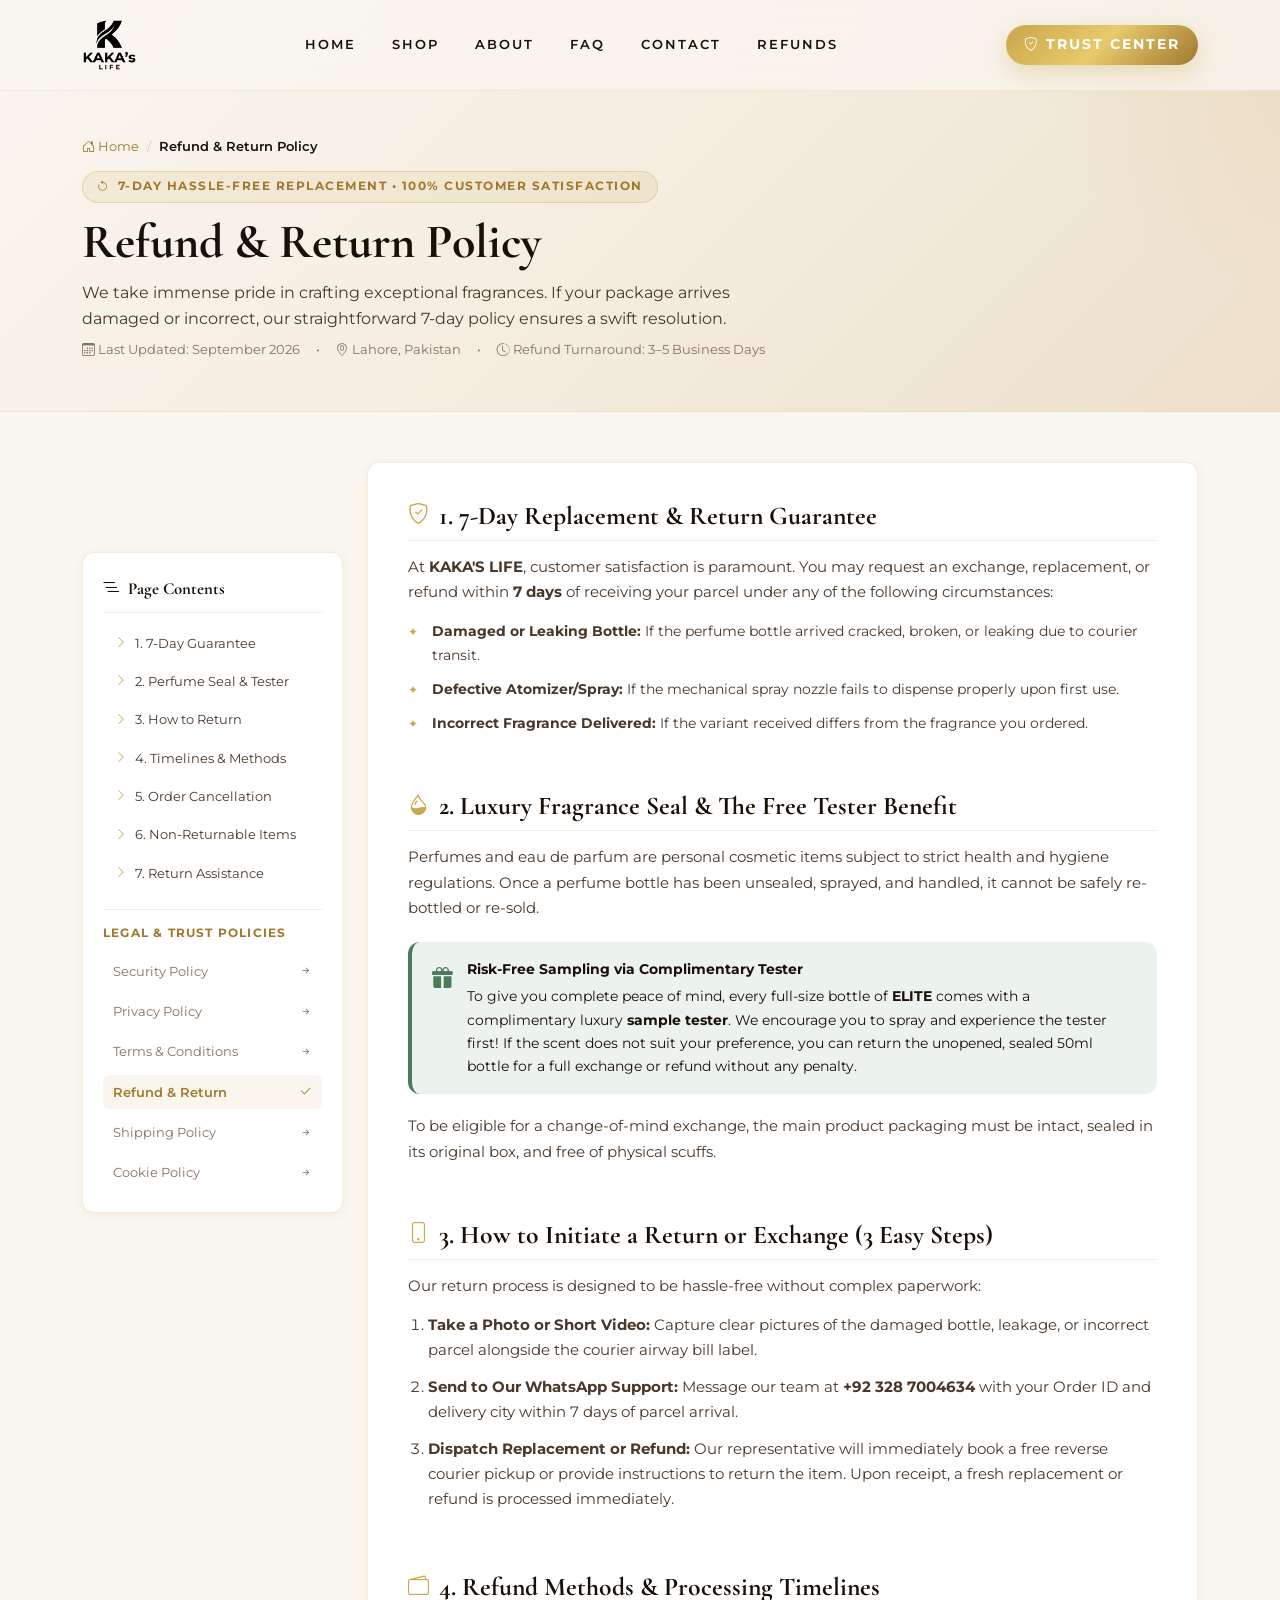
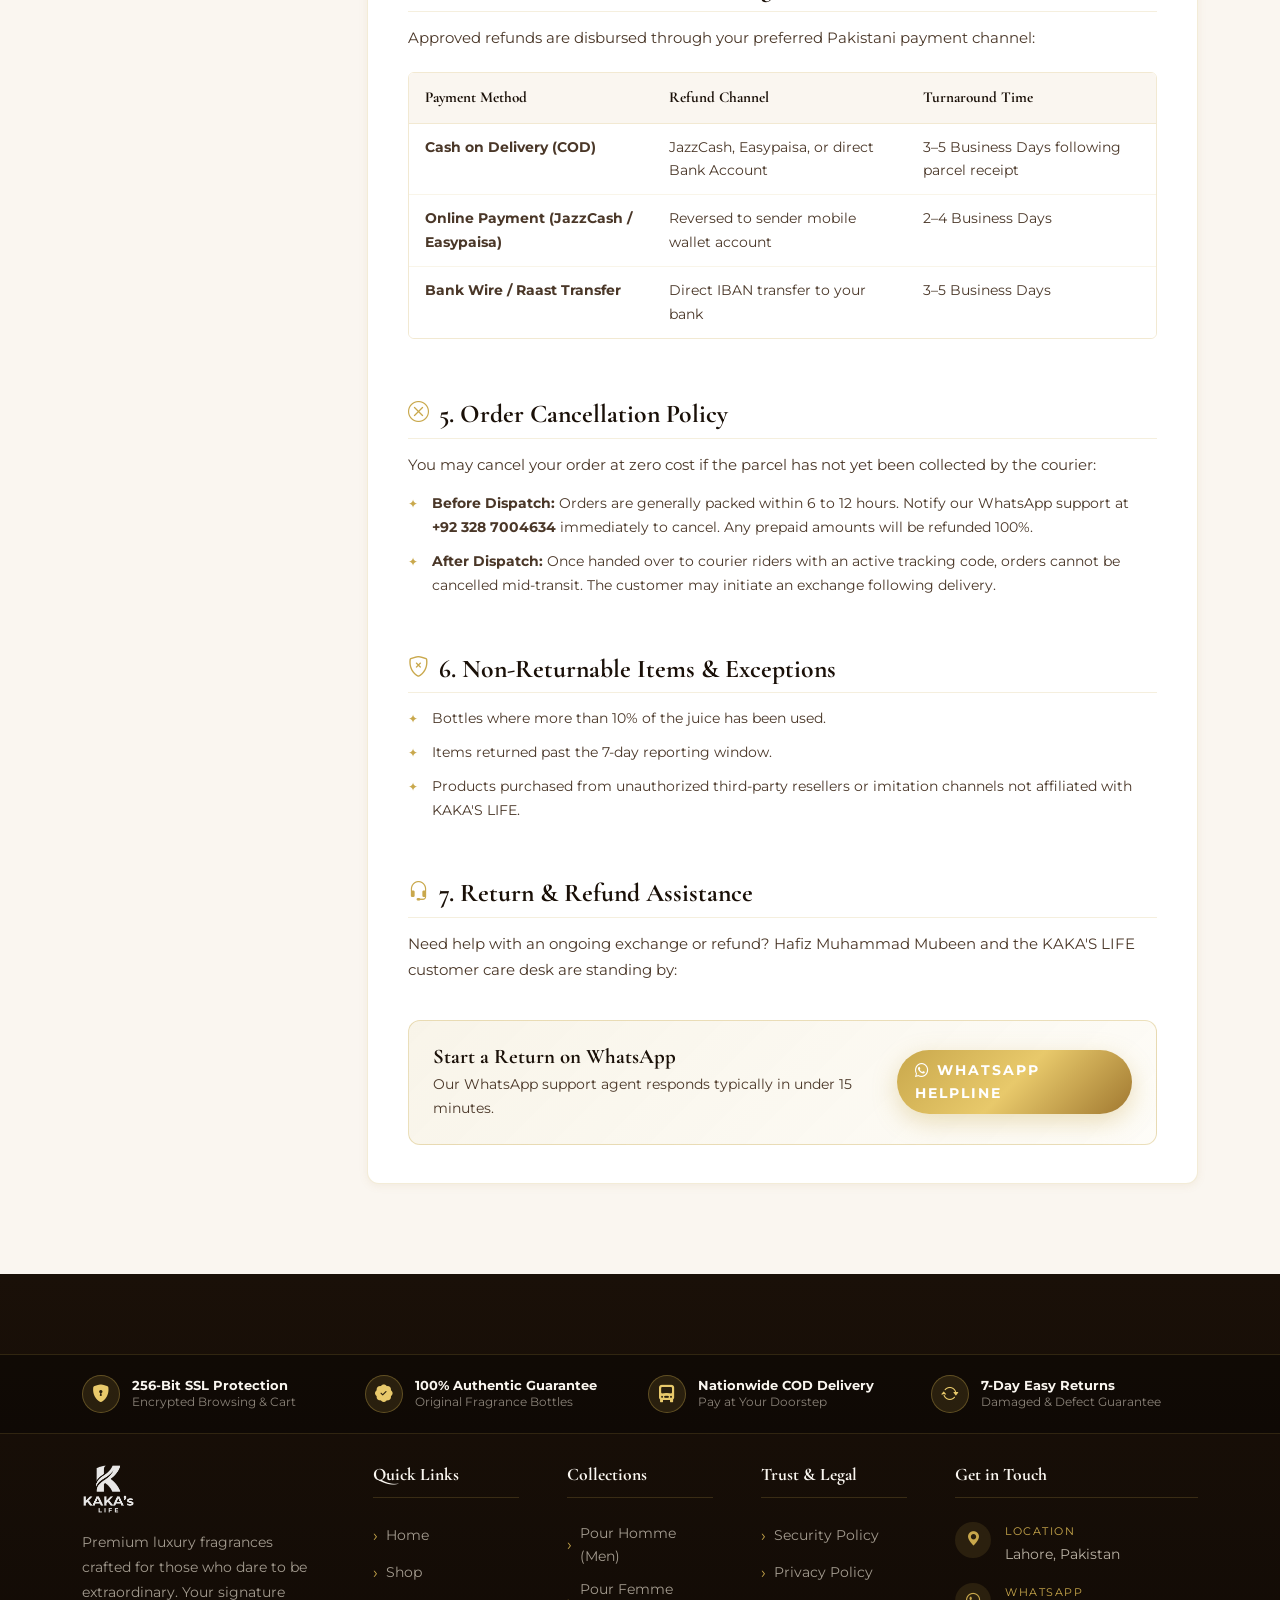
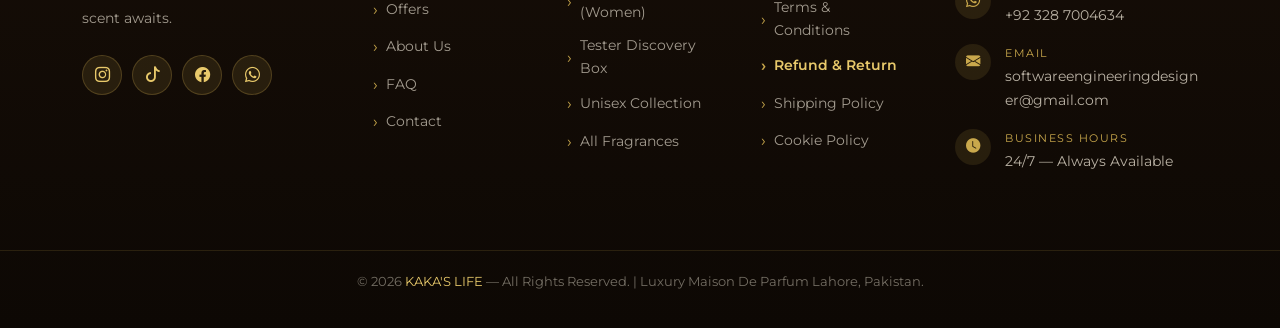
<file: KAKASLIFE/refund-policy.html>
<!DOCTYPE html>
<html lang="en">

<head>
  <meta charset="UTF-8">
  <meta name="viewport" content="width=device-width, initial-scale=1.0, viewport-fit=cover">

  <!-- ===== PRIMARY SEO META TAGS ===== -->
  <title>Refund, Return &amp; Cancellation Policy | KAKA'S LIFE Pakistan</title>
  <meta name="description"
    content="Official Refund, Return &amp; Cancellation Policy of KAKA'S LIFE — Maison De Parfum. 7-day replacement guarantee for damaged items, tester-first sampling, and fast refunds via JazzCash, Easypaisa, or Bank.">
  <meta name="keywords"
    content="Kaka's Life refund policy, perfume return policy Pakistan, broken perfume replacement, cash on delivery refund Pakistan, perfume exchange Lahore">
  <meta name="author" content="Hafiz Muhammad Mubeen">
  <meta name="robots" content="index, follow">
  <link rel="canonical" href="https://kakaslife.vercel.app/refund-policy.html">
  <link rel="shortcut icon" href="favicon.ico" type="image/x-icon">

  <!-- ===== OPEN GRAPH ===== -->
  <meta property="og:type" content="article">
  <meta property="og:site_name" content="KAKA'S LIFE — Maison De Parfum">
  <meta property="og:title" content="Refund &amp; Return Policy | KAKA'S LIFE">
  <meta property="og:description"
    content="Understand our 7-day hassle-free return and refund guarantee for authentic luxury fragrances.">
  <meta property="og:image" content="https://kakaslife.vercel.app/images/logo.png">
  <meta property="og:url" content="https://kakaslife.vercel.app/refund-policy.html">
  <meta property="og:locale" content="en_PK">

  <!-- ===== GOOGLE FONTS ===== -->
  <link rel="preconnect" href="https://fonts.googleapis.com">
  <link rel="preconnect" href="https://fonts.gstatic.com" crossorigin>
  <link
    href="https://fonts.googleapis.com/css2?family=Cormorant+Garamond:ital,wght@0,400;0,600;0,700;1,400&family=Montserrat:wght@300;400;500;600;700&display=swap"
    rel="stylesheet">

  <!-- ===== BOOTSTRAP 5 & ICONS ===== -->
  <link href="https://cdn.jsdelivr.net/npm/bootstrap@5.3.3/dist/css/bootstrap.min.css" rel="stylesheet">
  <link rel="stylesheet" href="https://cdn.jsdelivr.net/npm/bootstrap-icons@1.11.3/font/bootstrap-icons.min.css">

  <!-- ===== MAIN STYLESHEET ===== -->
  <link rel="stylesheet" href="css/style.css">

  <!-- ===== JSON-LD BREADCRUMB SCHEMA ===== -->
  <script type="application/ld+json">
  {
    "@context": "https://schema.org",
    "@type": "BreadcrumbList",
    "itemListElement": [
      {
        "@type": "ListItem",
        "position": 1,
        "name": "Home",
        "item": "https://kakaslife.vercel.app/"
      },
      {
        "@type": "ListItem",
        "position": 2,
        "name": "Refund Policy",
        "item": "https://kakaslife.vercel.app/refund-policy.html"
      }
    ]
  }
  </script>
</head>

<body>

  <div class="website-wrapper">

    <!-- ===== NAVBAR START ===== -->
    <header>
      <nav class="navbar navbar-expand-lg fixed-top" id="mainNav" aria-label="Main navigation">
        <div class="container">
          <a class="navbar-brand" href="index.html#hero" aria-label="KAKA'S LIFE — Home">
            <img src="images/logo.png" alt="KAKA'S LIFE — Maison De Parfum logo" class="brand-logo-img"
              onerror="this.style.display='none';this.nextElementSibling.style.display='flex';">
            <span
              style="display:none;font-family:'Cormorant Garamond',serif;font-size:1.4rem;font-weight:700;color:#a07830;letter-spacing:2px;align-items:center;gap:6px;">
              <span
                style="background:linear-gradient(135deg,#c9a84c,#e8c96b,#a07830);-webkit-background-clip:text;-webkit-text-fill-color:transparent;">K</span>
              <span style="font-size:0.9rem;">KAKA'S LIFE</span>
            </span>
          </a>

          <button class="navbar-toggler border-0" type="button" data-bs-toggle="collapse" data-bs-target="#navbarNav"
            aria-controls="navbarNav" aria-expanded="false" aria-label="Toggle navigation">
            <span class="navbar-toggler-icon"></span>
          </button>

          <div class="collapse navbar-collapse" id="navbarNav">
            <ul class="navbar-nav mx-auto gap-1">
              <li class="nav-item"><a class="nav-link" href="index.html#hero">Home</a></li>
              <li class="nav-item"><a class="nav-link" href="index.html#products">Shop</a></li>
              <li class="nav-item"><a class="nav-link" href="index.html#about">About</a></li>
              <li class="nav-item"><a class="nav-link" href="index.html#faq">FAQ</a></li>
              <li class="nav-item"><a class="nav-link" href="index.html#contact">Contact</a></li>
              <li class="nav-item"><a class="nav-link active" href="refund-policy.html">Refunds</a></li>
            </ul>
            <a href="https://wa.me/923287004634?text=Hello%20KAKA'S%20LIFE%2C%20I%20have%20an%20inquiry%20regarding%20returns%20or%20refunds."
              target="_blank" rel="noopener noreferrer" class="btn-gold ms-lg-3" style="font-size:0.85rem;padding:8px 18px;">
              <i class="bi bi-shield-check"></i>
              <span>Trust Center</span>
            </a>
          </div>
        </div>
      </nav>
    </header>
    <!-- ===== NAVBAR END ===== -->

    <main id="main-content">

      <!-- ===== HERO BANNER START ===== -->
      <section class="legal-hero" aria-label="Refund Policy Banner">
        <div class="container">
          <nav class="legal-breadcrumbs" aria-label="Breadcrumb">
            <a href="index.html"><i class="bi bi-house-door"></i> Home</a>
            <span class="separator">/</span>
            <span style="color:var(--text-dark);font-weight:600;">Refund &amp; Return Policy</span>
          </nav>

          <div class="legal-badge">
            <i class="bi bi-arrow-counterclockwise"></i> 7-Day Hassle-Free Replacement &bull; 100% Customer Satisfaction
          </div>

          <h1 class="legal-title">Refund &amp; Return Policy</h1>
          <p class="legal-subtitle">
            We take immense pride in crafting exceptional fragrances. If your package arrives damaged or incorrect,
            our straightforward 7-day policy ensures a swift resolution.
          </p>

          <div class="legal-meta">
            <span><i class="bi bi-calendar3"></i> Last Updated: September 2026</span>
            <span>&bull;</span>
            <span><i class="bi bi-geo-alt"></i> Lahore, Pakistan</span>
            <span>&bull;</span>
            <span><i class="bi bi-clock-history"></i> Refund Turnaround: 3–5 Business Days</span>
          </div>
        </div>
      </section>
      <!-- ===== HERO BANNER END ===== -->

      <!-- ===== MAIN SECTION START ===== -->
      <section class="legal-main-section">
        <div class="container">
          <div class="row g-4">

            <!-- Sidebar Navigation -->
            <aside class="col-lg-4 col-xl-3">
              <div class="legal-sidebar">
                <div class="legal-sidebar-heading">
                  <i class="bi bi-list-nested"></i> Page Contents
                </div>
                <ul class="legal-sidebar-nav">
                  <li><a href="#guarantee"><i class="bi bi-chevron-right"></i> 1. 7-Day Guarantee</a></li>
                  <li><a href="#hygiene"><i class="bi bi-chevron-right"></i> 2. Perfume Seal &amp; Tester</a></li>
                  <li><a href="#process"><i class="bi bi-chevron-right"></i> 3. How to Return</a></li>
                  <li><a href="#timeline"><i class="bi bi-chevron-right"></i> 4. Timelines &amp; Methods</a></li>
                  <li><a href="#cancellation"><i class="bi bi-chevron-right"></i> 5. Order Cancellation</a></li>
                  <li><a href="#non-refundable"><i class="bi bi-chevron-right"></i> 6. Non-Returnable Items</a></li>
                  <li><a href="#support"><i class="bi bi-chevron-right"></i> 7. Return Assistance</a></li>
                </ul>

                <div class="legal-other-policies">
                  <div class="legal-other-policies-title">Legal &amp; Trust Policies</div>
                  <ul class="legal-other-policies-list">
                    <li><a href="security.html"><span>Security Policy</span> <i class="bi bi-arrow-right-short"></i></a></li>
                    <li><a href="privacy-policy.html"><span>Privacy Policy</span> <i class="bi bi-arrow-right-short"></i></a></li>
                    <li><a href="terms-and-conditions.html"><span>Terms &amp; Conditions</span> <i class="bi bi-arrow-right-short"></i></a></li>
                    <li class="current"><a href="refund-policy.html"><span>Refund &amp; Return</span> <i class="bi bi-check2"></i></a></li>
                    <li><a href="shipping-policy.html"><span>Shipping Policy</span> <i class="bi bi-arrow-right-short"></i></a></li>
                    <li><a href="cookie-policy.html"><span>Cookie Policy</span> <i class="bi bi-arrow-right-short"></i></a></li>
                  </ul>
                </div>
              </div>
            </aside>

            <!-- Main Legal Article -->
            <div class="col-lg-8 col-xl-9">
              <article class="legal-article">

                <!-- Section 1 -->
                <section class="legal-section-block" id="guarantee">
                  <h2 class="legal-h2"><i class="bi bi-shield-check"></i> 1. 7-Day Replacement &amp; Return Guarantee</h2>
                  <p class="legal-p">
                    At <strong>KAKA'S LIFE</strong>, customer satisfaction is paramount. You may request an exchange, replacement,
                    or refund within <strong>7 days</strong> of receiving your parcel under any of the following circumstances:
                  </p>
                  <ul class="legal-ul">
                    <li><strong>Damaged or Leaking Bottle:</strong> If the perfume bottle arrived cracked, broken, or leaking due to courier transit.</li>
                    <li><strong>Defective Atomizer/Spray:</strong> If the mechanical spray nozzle fails to dispense properly upon first use.</li>
                    <li><strong>Incorrect Fragrance Delivered:</strong> If the variant received differs from the fragrance you ordered.</li>
                  </ul>
                </section>

                <!-- Section 2 -->
                <section class="legal-section-block" id="hygiene">
                  <h2 class="legal-h2"><i class="bi bi-droplet-half"></i> 2. Luxury Fragrance Seal &amp; The Free Tester Benefit</h2>
                  <p class="legal-p">
                    Perfumes and eau de parfum are personal cosmetic items subject to strict health and hygiene regulations.
                    Once a perfume bottle has been unsealed, sprayed, and handled, it cannot be safely re-bottled or re-sold.
                  </p>
                  
                  <div class="policy-callout callout-green">
                    <div class="policy-callout-icon"><i class="bi bi-gift-fill"></i></div>
                    <div class="policy-callout-content">
                      <div class="policy-callout-title">Risk-Free Sampling via Complimentary Tester</div>
                      To give you complete peace of mind, every full-size bottle of <strong>ELITE</strong> comes with a complimentary luxury <strong>sample tester</strong>.
                      We encourage you to spray and experience the tester first! If the scent does not suit your preference,
                      you can return the unopened, sealed 50ml bottle for a full exchange or refund without any penalty.
                    </div>
                  </div>

                  <p class="legal-p">
                    To be eligible for a change-of-mind exchange, the main product packaging must be intact, sealed in its original box, and free of physical scuffs.
                  </p>
                </section>

                <!-- Section 3 -->
                <section class="legal-section-block" id="process">
                  <h2 class="legal-h2"><i class="bi bi-phone"></i> 3. How to Initiate a Return or Exchange (3 Easy Steps)</h2>
                  <p class="legal-p">
                    Our return process is designed to be hassle-free without complex paperwork:
                  </p>
                  <ol style="padding-left:20px;margin-bottom:20px;display:flex;flex-direction:column;gap:12px;font-size:0.92rem;color:var(--text-medium);">
                    <li>
                      <strong>Take a Photo or Short Video:</strong>
                      Capture clear pictures of the damaged bottle, leakage, or incorrect parcel alongside the courier airway bill label.
                    </li>
                    <li>
                      <strong>Send to Our WhatsApp Support:</strong>
                      Message our team at <strong>+92 328 7004634</strong> with your Order ID and delivery city within 7 days of parcel arrival.
                    </li>
                    <li>
                      <strong>Dispatch Replacement or Refund:</strong>
                      Our representative will immediately book a free reverse courier pickup or provide instructions to return the item. Upon receipt, a fresh replacement or refund is processed immediately.
                    </li>
                  </ol>
                </section>

                <!-- Section 4 -->
                <section class="legal-section-block" id="timeline">
                  <h2 class="legal-h2"><i class="bi bi-wallet2"></i> 4. Refund Methods &amp; Processing Timelines</h2>
                  <p class="legal-p">
                    Approved refunds are disbursed through your preferred Pakistani payment channel:
                  </p>

                  <div class="policy-table-wrapper">
                    <table class="policy-table">
                      <thead>
                        <tr>
                          <th>Payment Method</th>
                          <th>Refund Channel</th>
                          <th>Turnaround Time</th>
                        </tr>
                      </thead>
                      <tbody>
                        <tr>
                          <td><strong>Cash on Delivery (COD)</strong></td>
                          <td>JazzCash, Easypaisa, or direct Bank Account</td>
                          <td>3–5 Business Days following parcel receipt</td>
                        </tr>
                        <tr>
                          <td><strong>Online Payment (JazzCash / Easypaisa)</strong></td>
                          <td>Reversed to sender mobile wallet account</td>
                          <td>2–4 Business Days</td>
                        </tr>
                        <tr>
                          <td><strong>Bank Wire / Raast Transfer</strong></td>
                          <td>Direct IBAN transfer to your bank</td>
                          <td>3–5 Business Days</td>
                        </tr>
                      </tbody>
                    </table>
                  </div>
                </section>

                <!-- Section 5 -->
                <section class="legal-section-block" id="cancellation">
                  <h2 class="legal-h2"><i class="bi bi-x-circle"></i> 5. Order Cancellation Policy</h2>
                  <p class="legal-p">
                    You may cancel your order at zero cost if the parcel has not yet been collected by the courier:
                  </p>
                  <ul class="legal-ul">
                    <li><strong>Before Dispatch:</strong> Orders are generally packed within 6 to 12 hours. Notify our WhatsApp support at <strong>+92 328 7004634</strong> immediately to cancel. Any prepaid amounts will be refunded 100%.</li>
                    <li><strong>After Dispatch:</strong> Once handed over to courier riders with an active tracking code, orders cannot be cancelled mid-transit. The customer may initiate an exchange following delivery.</li>
                  </ul>
                </section>

                <!-- Section 6 -->
                <section class="legal-section-block" id="non-refundable">
                  <h2 class="legal-h2"><i class="bi bi-shield-x"></i> 6. Non-Returnable Items &amp; Exceptions</h2>
                  <ul class="legal-ul">
                    <li>Bottles where more than 10% of the juice has been used.</li>
                    <li>Items returned past the 7-day reporting window.</li>
                    <li>Products purchased from unauthorized third-party resellers or imitation channels not affiliated with KAKA'S LIFE.</li>
                  </ul>
                </section>

                <!-- Section 7 -->
                <section class="legal-section-block" id="support">
                  <h2 class="legal-h2"><i class="bi bi-headset"></i> 7. Return &amp; Refund Assistance</h2>
                  <p class="legal-p">
                    Need help with an ongoing exchange or refund? Hafiz Muhammad Mubeen and the KAKA'S LIFE customer care desk are standing by:
                  </p>

                  <div class="policy-contact-card">
                    <div>
                      <h4 class="policy-contact-title">Start a Return on WhatsApp</h4>
                      <p class="policy-contact-desc">
                        Our WhatsApp support agent responds typically in under 15 minutes.
                      </p>
                    </div>
                    <div class="d-flex gap-2 flex-wrap">
                      <a href="https://wa.me/923287004634?text=Assalam-o-Alaikum!%20I%20would%20like%20to%20request%20a%20return%20or%20exchange%20for%20my%20order."
                        target="_blank" rel="noopener noreferrer" class="btn-gold" style="font-size:0.85rem;padding:9px 18px;">
                        <i class="bi bi-whatsapp"></i> WhatsApp Helpline
                      </a>
                    </div>
                  </div>
                </section>

              </article>
            </div>

          </div>
        </div>
      </section>
      <!-- ===== MAIN SECTION END ===== -->

    </main>

    <!-- ===== FOOTER START ===== -->
    <footer id="footer">
      <div class="footer-trust-strip">
        <div class="container">
          <div class="footer-trust-grid">
            <div class="footer-trust-item">
              <div class="footer-trust-icon"><i class="bi bi-shield-lock-fill"></i></div>
              <div>
                <div class="footer-trust-title">256-Bit SSL Protection</div>
                <div class="footer-trust-sub">Encrypted Browsing &amp; Cart</div>
              </div>
            </div>
            <div class="footer-trust-item">
              <div class="footer-trust-icon"><i class="bi bi-patch-check-fill"></i></div>
              <div>
                <div class="footer-trust-title">100% Authentic Guarantee</div>
                <div class="footer-trust-sub">Original Fragrance Bottles</div>
              </div>
            </div>
            <div class="footer-trust-item">
              <div class="footer-trust-icon"><i class="bi bi-truck-front-fill"></i></div>
              <div>
                <div class="footer-trust-title">Nationwide COD Delivery</div>
                <div class="footer-trust-sub">Pay at Your Doorstep</div>
              </div>
            </div>
            <div class="footer-trust-item">
              <div class="footer-trust-icon"><i class="bi bi-arrow-repeat"></i></div>
              <div>
                <div class="footer-trust-title">7-Day Easy Returns</div>
                <div class="footer-trust-sub">Damaged &amp; Defect Guarantee</div>
              </div>
            </div>
          </div>
        </div>
      </div>

      <div class="container" style="position:relative;">
        <div class="row g-4 g-lg-5">

          <!-- Brand Column -->
          <div class="col-lg-3 col-md-6">
            <img src="images/logo.png" alt="KAKA'S LIFE — Maison De Parfum official logo" class="footer-logo-img"
              loading="lazy" onerror="this.style.display='none';this.nextElementSibling.style.display='block';">
            <div
              style="display:none;font-family:var(--font-display);font-size:1.6rem;font-weight:700;color:var(--cream);margin-bottom:16px;letter-spacing:2px;">
              KAKA'S LIFE</div>
            <p class="footer-desc">Premium luxury fragrances crafted for those who dare to be extraordinary. Your
              signature scent awaits.</p>
            <div class="social-icons">
              <a href="https://www.instagram.com/kaka.sofficial" class="social-icon"
                aria-label="KAKA'S LIFE on Instagram (@kaka.sofficial)" title="Instagram: @kaka.sofficial"
                target="_blank" rel="noopener noreferrer">
                <i class="bi bi-instagram"></i>
              </a>
              <a href="https://www.tiktok.com/@kaka.sofficial" class="social-icon"
                aria-label="KAKA'S LIFE on TikTok (@kaka.sofficial)" title="TikTok: @kaka.sofficial" target="_blank"
                rel="noopener noreferrer">
                <i class="bi bi-tiktok"></i>
              </a>
              <a href="https://www.facebook.com/kakasofficial" class="social-icon" aria-label="KAKA'S LIFE on Facebook"
                title="Facebook: KAKA'S LIFE" target="_blank" rel="noopener noreferrer">
                <i class="bi bi-facebook"></i>
              </a>
              <a href="https://wa.me/923287004634" class="social-icon" aria-label="Chat with KAKA'S LIFE on WhatsApp"
                title="WhatsApp: +92 328 7004634" target="_blank" rel="noopener noreferrer">
                <i class="bi bi-whatsapp"></i>
              </a>
            </div>
          </div>

          <!-- Quick Links -->
          <div class="col-lg-2 col-md-3 col-6">
            <h4 class="footer-heading">Quick Links</h4>
            <ul class="footer-links">
              <li><a href="index.html#hero">Home</a></li>
              <li><a href="index.html#products">Shop</a></li>
              <li><a href="index.html#offers">Offers</a></li>
              <li><a href="index.html#about">About Us</a></li>
              <li><a href="index.html#faq">FAQ</a></li>
              <li><a href="index.html#contact">Contact</a></li>
            </ul>
          </div>

          <!-- Collections -->
          <div class="col-lg-2 col-md-3 col-6">
            <h4 class="footer-heading">Collections</h4>
            <ul class="footer-links">
              <li><a href="index.html#products">Pour Homme (Men)</a></li>
              <li><a href="index.html#products">Pour Femme (Women)</a></li>
              <li><a href="index.html#products">Tester Discovery Box</a></li>
              <li><a href="index.html#products">Unisex Collection</a></li>
              <li><a href="index.html#products">All Fragrances</a></li>
            </ul>
          </div>

          <!-- Security & Legal Policies -->
          <div class="col-lg-2 col-md-6 col-6">
            <h4 class="footer-heading">Trust &amp; Legal</h4>
            <ul class="footer-links">
              <li><a href="security.html">Security Policy</a></li>
              <li><a href="privacy-policy.html">Privacy Policy</a></li>
              <li><a href="terms-and-conditions.html">Terms &amp; Conditions</a></li>
              <li><a href="refund-policy.html" style="color:var(--primary-gold-light);font-weight:600;">Refund &amp; Return</a></li>
              <li><a href="shipping-policy.html">Shipping Policy</a></li>
              <li><a href="cookie-policy.html">Cookie Policy</a></li>
            </ul>
          </div>

          <!-- Contact Info -->
          <div class="col-lg-3 col-md-6">
            <h4 class="footer-heading">Get in Touch</h4>
            <address style="font-style:normal;">
              <div class="footer-contact-item">
                <div class="footer-contact-icon"><i class="bi bi-geo-alt-fill"></i></div>
                <div>
                  <div class="footer-contact-label">Location</div>
                  <div class="footer-contact-value">Lahore, Pakistan</div>
                </div>
              </div>
              <div class="footer-contact-item">
                <div class="footer-contact-icon"><i class="bi bi-whatsapp"></i></div>
                <div>
                  <div class="footer-contact-label">WhatsApp</div>
                  <div class="footer-contact-value"><a href="https://wa.me/923287004634" target="_blank"
                      rel="noopener noreferrer" style="color:inherit;">+92 328 7004634</a></div>
                </div>
              </div>
              <div class="footer-contact-item">
                <div class="footer-contact-icon"><i class="bi bi-envelope-fill"></i></div>
                <div>
                  <div class="footer-contact-label">Email</div>
                  <div class="footer-contact-value"><a href="mailto:softwareengineeringdesigner@gmail.com"
                      style="color:inherit;">softwareengineeringdesigner@gmail.com</a></div>
                </div>
              </div>
              <div class="footer-contact-item">
                <div class="footer-contact-icon"><i class="bi bi-clock-fill"></i></div>
                <div>
                  <div class="footer-contact-label">Business Hours</div>
                  <div class="footer-contact-value">24/7 — Always Available</div>
                </div>
              </div>
            </address>
          </div>

        </div>
      </div>

      <div class="footer-bottom">
        <div class="container">
          <p class="footer-bottom-text">
            &copy; 2026 <span>KAKA'S LIFE</span> — All Rights Reserved. |
            Luxury Maison De Parfum Lahore, Pakistan.
          </p>
        </div>
      </div>
    </footer>
    <!-- ===== FOOTER END ===== -->

    <button id="scrollTopBtn" aria-label="Scroll to top">
      <i class="bi bi-arrow-up"></i>
    </button>

  </div>

  <script src="https://cdn.jsdelivr.net/npm/bootstrap@5.3.3/dist/js/bootstrap.bundle.min.js"></script>
  <script>
    document.querySelectorAll('.legal-sidebar-nav a').forEach(anchor => {
      anchor.addEventListener('click', function(e) {
        const targetId = this.getAttribute('href');
        if (targetId.startsWith('#')) {
          e.preventDefault();
          const targetEl = document.querySelector(targetId);
          if (targetEl) {
            targetEl.scrollIntoView({ behavior: 'smooth' });
            document.querySelectorAll('.legal-sidebar-nav a').forEach(a => a.classList.remove('active'));
            this.classList.add('active');
          }
        }
      });
    });

    const scrollBtn = document.getElementById('scrollTopBtn');
    window.addEventListener('scroll', () => {
      if (window.scrollY > 200) {
        scrollBtn.classList.add('visible');
      } else {
        scrollBtn.classList.remove('visible');
      }
    });
    scrollBtn.addEventListener('click', () => {
      window.scrollTo({ top: 0, behavior: 'smooth' });
    });
  </script>

</body>

</html>
</file>
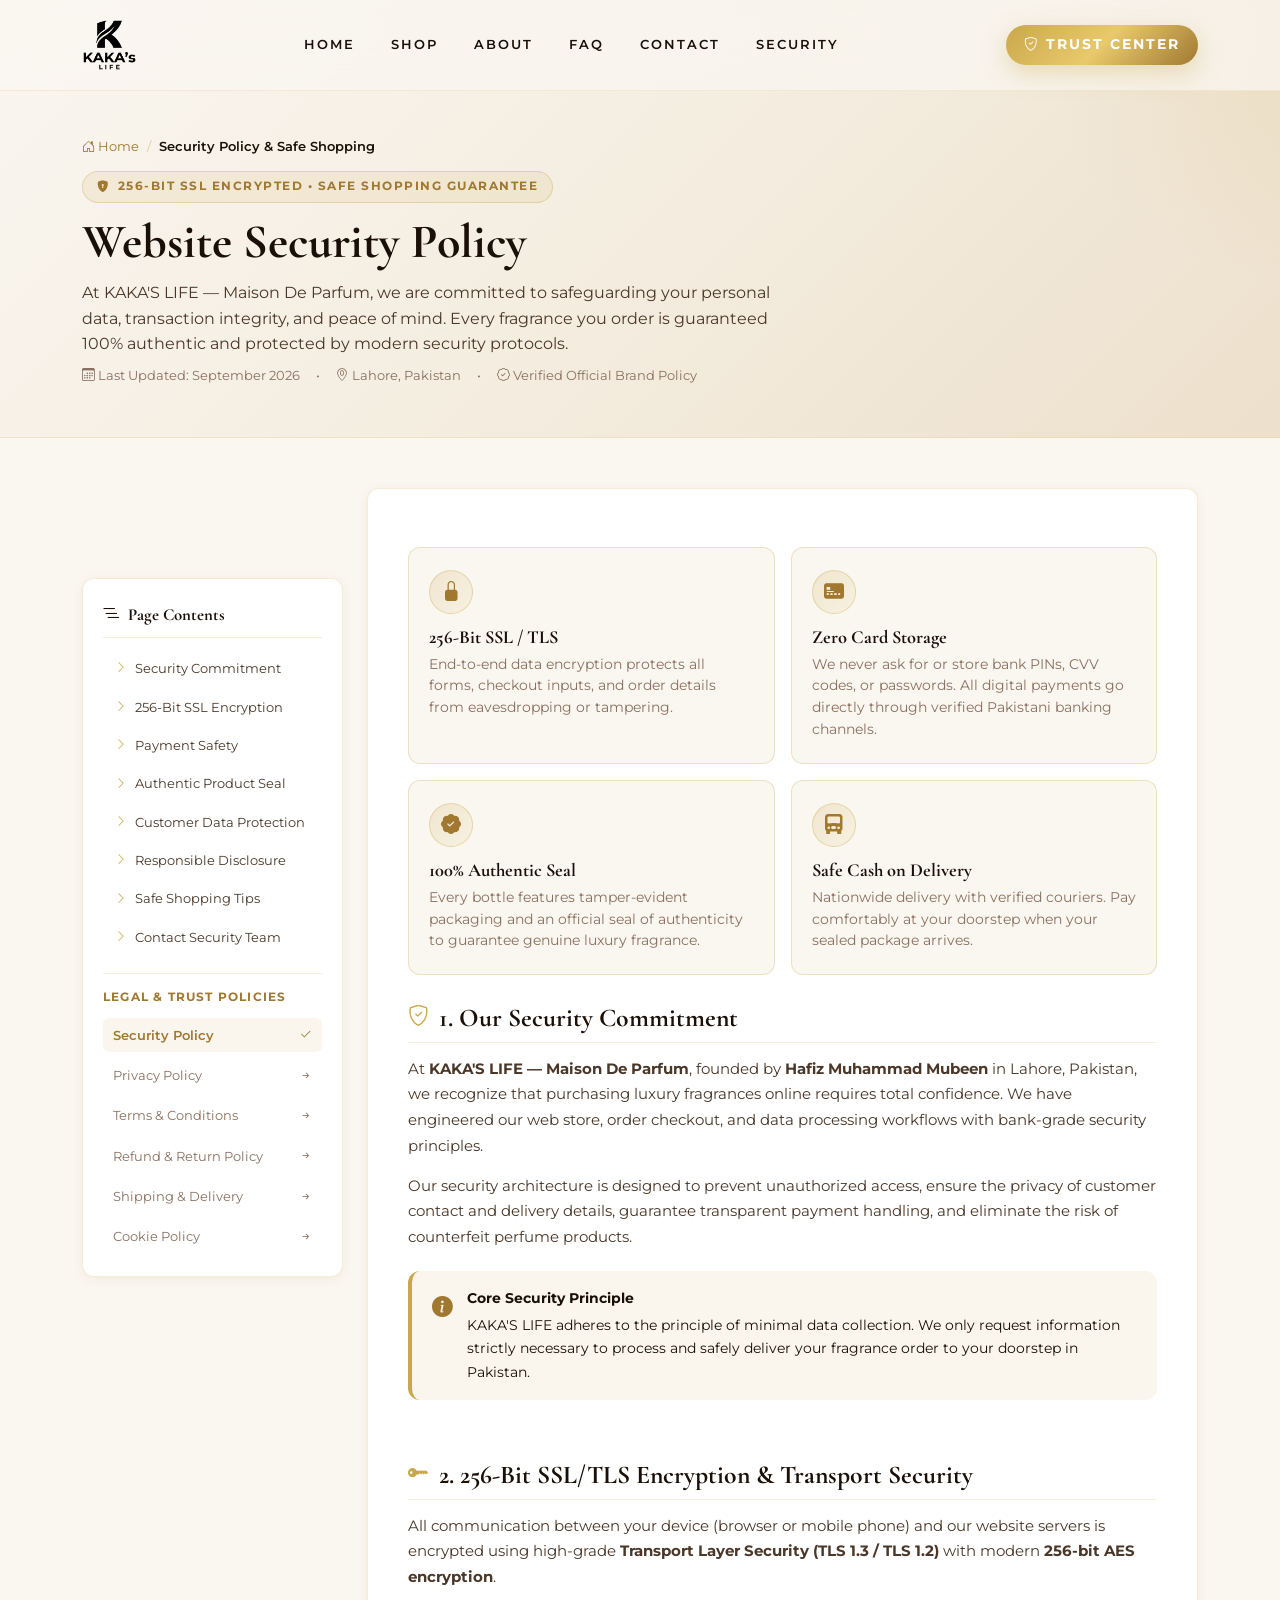
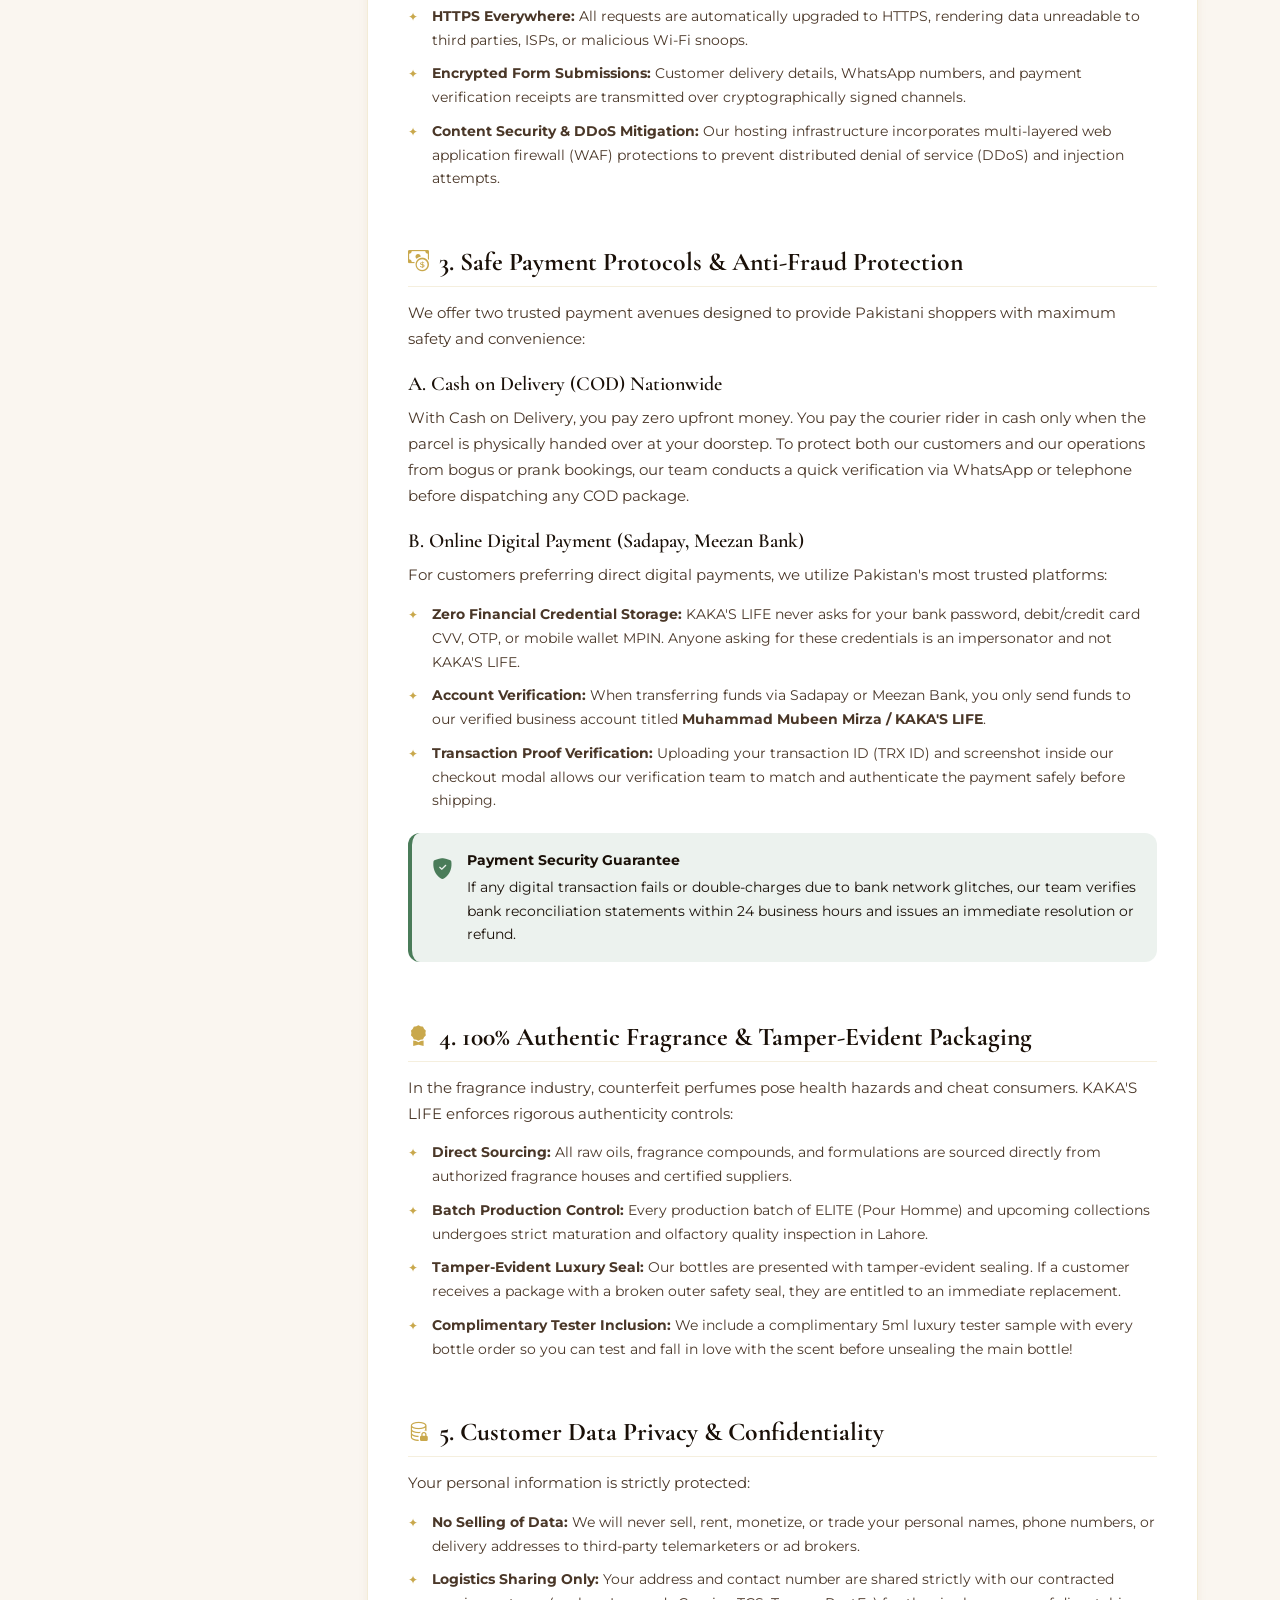
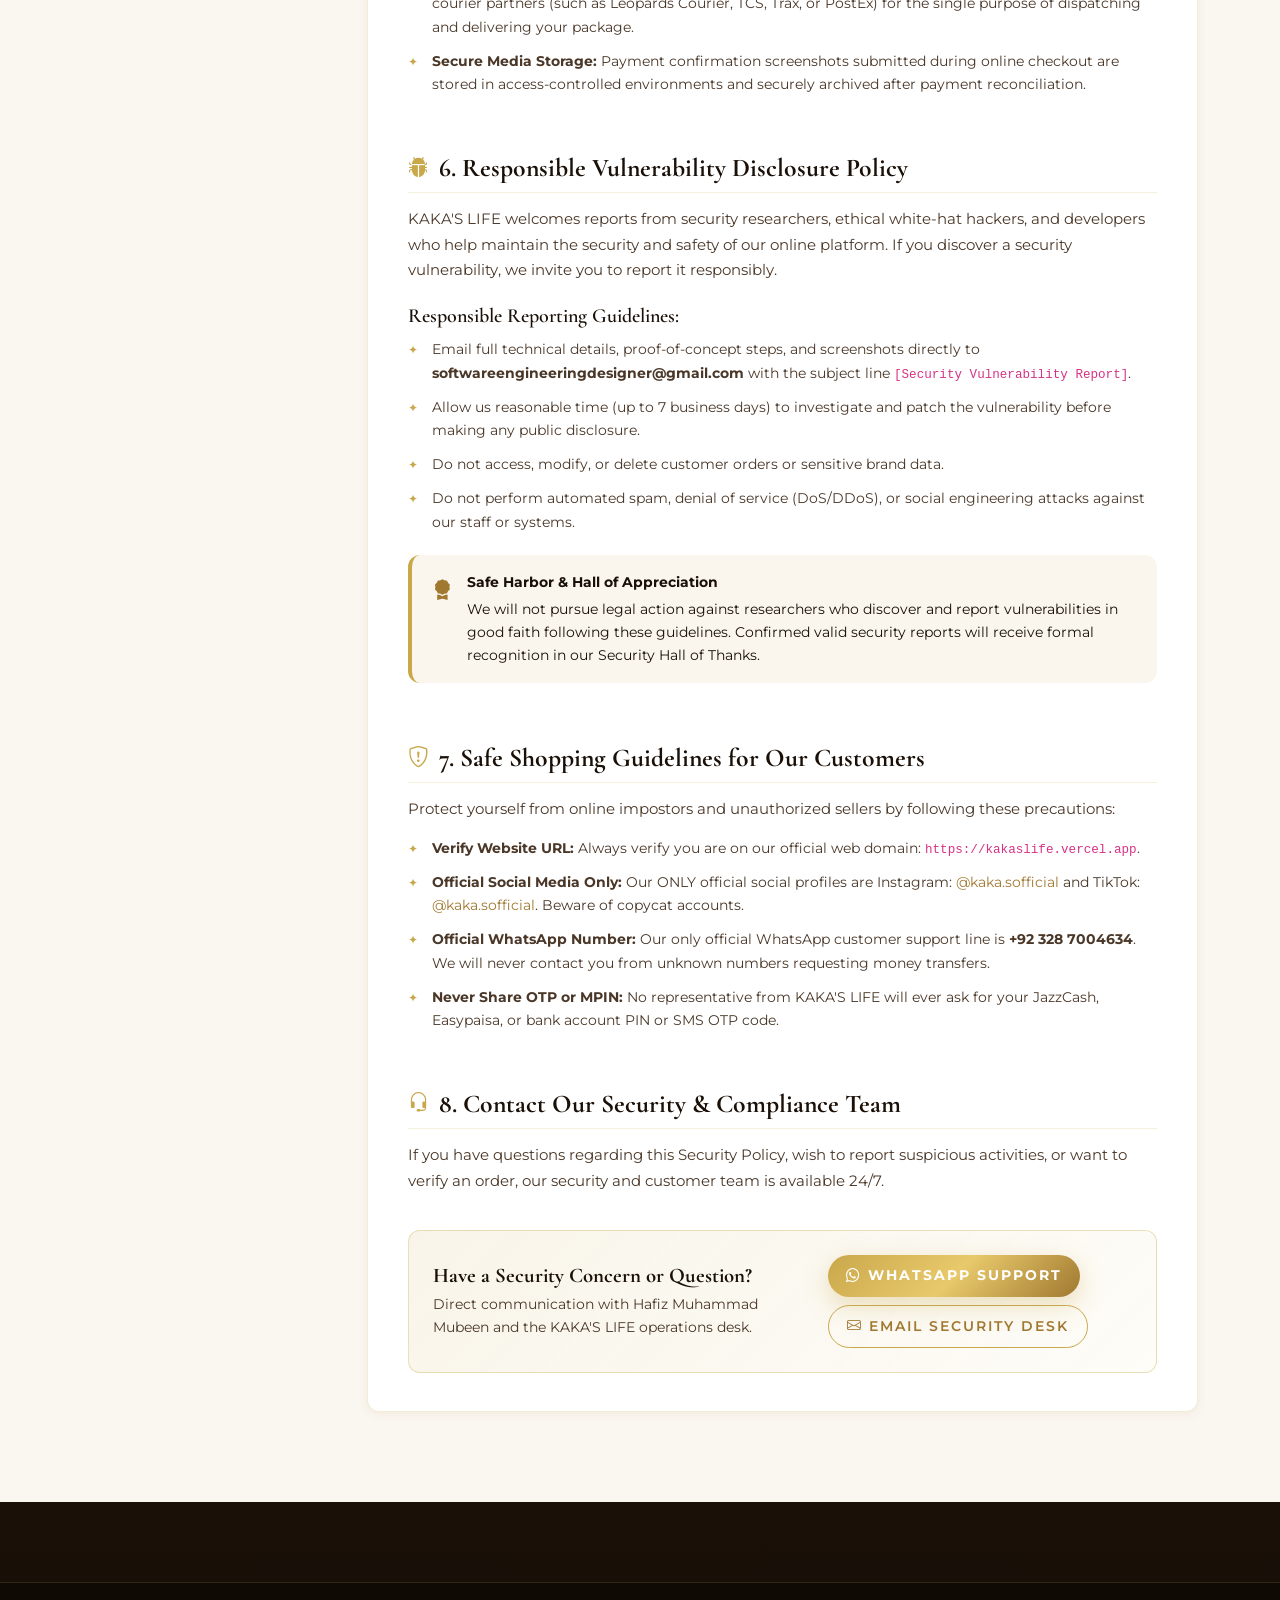
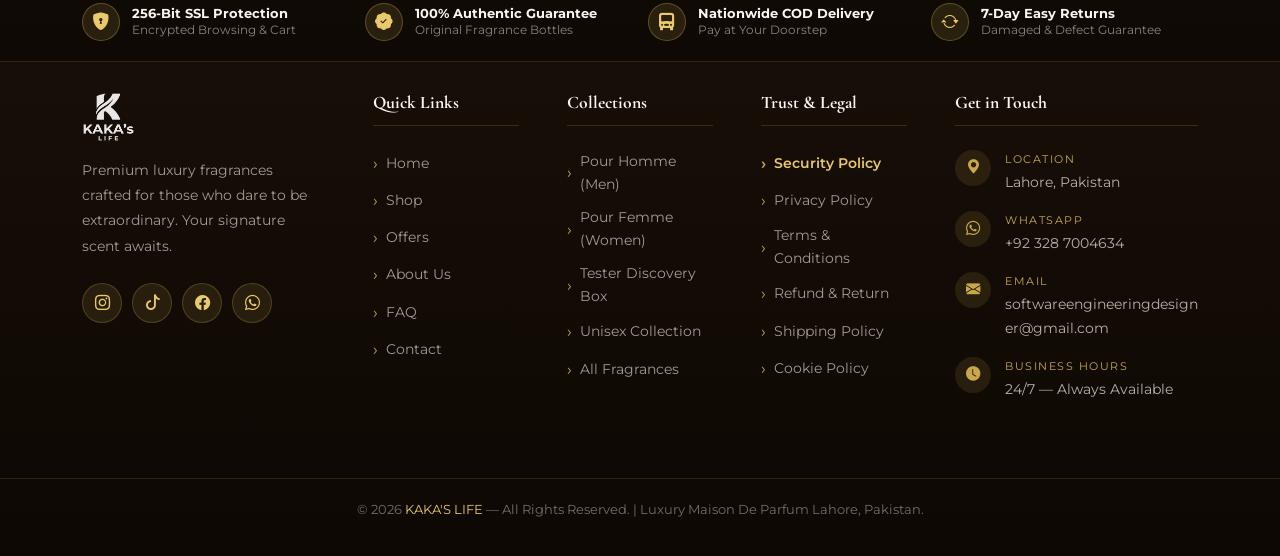
<file: KAKASLIFE/security.html>
<!DOCTYPE html>
<html lang="en">

<head>
  <meta charset="UTF-8">
  <meta name="viewport" content="width=device-width, initial-scale=1.0, viewport-fit=cover">

  <!-- ===== PRIMARY SEO META TAGS ===== -->
  <title>Security Policy & Safe Shopping Guarantee | KAKA'S LIFE Pakistan</title>
  <meta name="description"
    content="Official Website Security Policy & Safe Shopping Guarantee for KAKA'S LIFE Maison De Parfum. Learn about our 256-bit SSL encryption, payment safety, authentic product seals, and responsible disclosure policy.">
  <meta name="keywords"
    content="Kaka's Life security, safe perfume shopping Pakistan, authentic fragrance guarantee, website security policy, SSL encryption, Cash on Delivery security, responsible disclosure">
  <meta name="author" content="Hafiz Muhammad Mubeen">
  <meta name="robots" content="index, follow">
  <link rel="canonical" href="https://kakaslife.vercel.app/security.html">
  <link rel="shortcut icon" href="favicon.ico" type="image/x-icon">

  <!-- ===== OPEN GRAPH ===== -->
  <meta property="og:type" content="article">
  <meta property="og:site_name" content="KAKA'S LIFE — Maison De Parfum">
  <meta property="og:title" content="Security Policy & Safe Shopping Guarantee | KAKA'S LIFE">
  <meta property="og:description"
    content="Discover how KAKA'S LIFE protects your personal data, payment transactions, and guarantees 100% authentic luxury fragrances nationwide.">
  <meta property="og:image" content="https://kakaslife.vercel.app/images/logo.png">
  <meta property="og:url" content="https://kakaslife.vercel.app/security.html">
  <meta property="og:locale" content="en_PK">

  <!-- ===== GOOGLE FONTS ===== -->
  <link rel="preconnect" href="https://fonts.googleapis.com">
  <link rel="preconnect" href="https://fonts.gstatic.com" crossorigin>
  <link
    href="https://fonts.googleapis.com/css2?family=Cormorant+Garamond:ital,wght@0,400;0,600;0,700;1,400&family=Montserrat:wght@300;400;500;600;700&display=swap"
    rel="stylesheet">

  <!-- ===== BOOTSTRAP 5 & ICONS ===== -->
  <link href="https://cdn.jsdelivr.net/npm/bootstrap@5.3.3/dist/css/bootstrap.min.css" rel="stylesheet">
  <link rel="stylesheet" href="https://cdn.jsdelivr.net/npm/bootstrap-icons@1.11.3/font/bootstrap-icons.min.css">

  <!-- ===== MAIN STYLESHEET ===== -->
  <link rel="stylesheet" href="css/style.css">

  <!-- ===== JSON-LD BREADCRUMB SCHEMA ===== -->
  <script type="application/ld+json">
  {
    "@context": "https://schema.org",
    "@type": "BreadcrumbList",
    "itemListElement": [
      {
        "@type": "ListItem",
        "position": 1,
        "name": "Home",
        "item": "https://kakaslife.vercel.app/"
      },
      {
        "@type": "ListItem",
        "position": 2,
        "name": "Security Policy",
        "item": "https://kakaslife.vercel.app/security.html"
      }
    ]
  }
  </script>
</head>

<body>

  <!-- Website Wrapper -->
  <div class="website-wrapper">

    <!-- ===== NAVBAR START ===== -->
    <header>
      <nav class="navbar navbar-expand-lg fixed-top" id="mainNav" aria-label="Main navigation">
        <div class="container">
          <!-- Brand Logo -->
          <a class="navbar-brand" href="index.html#hero" aria-label="KAKA'S LIFE — Home">
            <img src="images/logo.png" alt="KAKA'S LIFE — Maison De Parfum logo" class="brand-logo-img"
              onerror="this.style.display='none';this.nextElementSibling.style.display='flex';">
            <span
              style="display:none;font-family:'Cormorant Garamond',serif;font-size:1.4rem;font-weight:700;color:#a07830;letter-spacing:2px;align-items:center;gap:6px;">
              <span
                style="background:linear-gradient(135deg,#c9a84c,#e8c96b,#a07830);-webkit-background-clip:text;-webkit-text-fill-color:transparent;">K</span>
              <span style="font-size:0.9rem;">KAKA'S LIFE</span>
            </span>
          </a>

          <!-- Mobile Toggle -->
          <button class="navbar-toggler border-0" type="button" data-bs-toggle="collapse" data-bs-target="#navbarNav"
            aria-controls="navbarNav" aria-expanded="false" aria-label="Toggle navigation">
            <span class="navbar-toggler-icon"></span>
          </button>

          <!-- Nav Links -->
          <div class="collapse navbar-collapse" id="navbarNav">
            <ul class="navbar-nav mx-auto gap-1">
              <li class="nav-item"><a class="nav-link" href="index.html#hero">Home</a></li>
              <li class="nav-item"><a class="nav-link" href="index.html#products">Shop</a></li>
              <li class="nav-item"><a class="nav-link" href="index.html#about">About</a></li>
              <li class="nav-item"><a class="nav-link" href="index.html#faq">FAQ</a></li>
              <li class="nav-item"><a class="nav-link" href="index.html#contact">Contact</a></li>
              <li class="nav-item"><a class="nav-link active" href="security.html">Security</a></li>
            </ul>
            <!-- Cart / Support Button -->
            <a href="https://wa.me/923287004634?text=Hello%20KAKA'S%20LIFE%2C%20I%20have%20a%20security%20or%20order%20inquiry."
              target="_blank" rel="noopener noreferrer" class="btn-gold ms-lg-3" style="font-size:0.85rem;padding:8px 18px;">
              <i class="bi bi-shield-check"></i>
              <span>Trust Center</span>
            </a>
          </div>
        </div>
      </nav>
    </header>
    <!-- ===== NAVBAR END ===== -->

    <main id="main-content">

      <!-- ===== HERO BANNER START ===== -->
      <section class="legal-hero" aria-label="Security Policy Banner">
        <div class="container">
          <!-- Breadcrumbs -->
          <nav class="legal-breadcrumbs" aria-label="Breadcrumb">
            <a href="index.html"><i class="bi bi-house-door"></i> Home</a>
            <span class="separator">/</span>
            <span style="color:var(--text-dark);font-weight:600;">Security Policy &amp; Safe Shopping</span>
          </nav>

          <div class="legal-badge">
            <i class="bi bi-shield-lock-fill"></i> 256-Bit SSL Encrypted &bull; Safe Shopping Guarantee
          </div>

          <h1 class="legal-title">Website Security Policy</h1>
          <p class="legal-subtitle">
            At KAKA'S LIFE — Maison De Parfum, we are committed to safeguarding your personal data, transaction integrity,
            and peace of mind. Every fragrance you order is guaranteed 100% authentic and protected by modern security protocols.
          </p>

          <div class="legal-meta">
            <span><i class="bi bi-calendar3"></i> Last Updated: September 2026</span>
            <span>&bull;</span>
            <span><i class="bi bi-geo-alt"></i> Lahore, Pakistan</span>
            <span>&bull;</span>
            <span><i class="bi bi-patch-check"></i> Verified Official Brand Policy</span>
          </div>
        </div>
      </section>
      <!-- ===== HERO BANNER END ===== -->

      <!-- ===== MAIN SECTION START ===== -->
      <section class="legal-main-section">
        <div class="container">
          <div class="row g-4">

            <!-- Sidebar Navigation -->
            <aside class="col-lg-4 col-xl-3">
              <div class="legal-sidebar">
                <div class="legal-sidebar-heading">
                  <i class="bi bi-list-nested"></i> Page Contents
                </div>
                <ul class="legal-sidebar-nav">
                  <li><a href="#commitment"><i class="bi bi-chevron-right"></i> Security Commitment</a></li>
                  <li><a href="#encryption"><i class="bi bi-chevron-right"></i> 256-Bit SSL Encryption</a></li>
                  <li><a href="#payment-security"><i class="bi bi-chevron-right"></i> Payment Safety</a></li>
                  <li><a href="#authenticity"><i class="bi bi-chevron-right"></i> Authentic Product Seal</a></li>
                  <li><a href="#data-protection"><i class="bi bi-chevron-right"></i> Customer Data Protection</a></li>
                  <li><a href="#vulnerability-disclosure"><i class="bi bi-chevron-right"></i> Responsible Disclosure</a></li>
                  <li><a href="#shopper-tips"><i class="bi bi-chevron-right"></i> Safe Shopping Tips</a></li>
                  <li><a href="#security-contact"><i class="bi bi-chevron-right"></i> Contact Security Team</a></li>
                </ul>

                <!-- Directory of other policies -->
                <div class="legal-other-policies">
                  <div class="legal-other-policies-title">Legal &amp; Trust Policies</div>
                  <ul class="legal-other-policies-list">
                    <li class="current"><a href="security.html"><span>Security Policy</span> <i class="bi bi-check2"></i></a></li>
                    <li><a href="privacy-policy.html"><span>Privacy Policy</span> <i class="bi bi-arrow-right-short"></i></a></li>
                    <li><a href="terms-and-conditions.html"><span>Terms &amp; Conditions</span> <i class="bi bi-arrow-right-short"></i></a></li>
                    <li><a href="refund-policy.html"><span>Refund &amp; Return Policy</span> <i class="bi bi-arrow-right-short"></i></a></li>
                    <li><a href="shipping-policy.html"><span>Shipping &amp; Delivery</span> <i class="bi bi-arrow-right-short"></i></a></li>
                    <li><a href="cookie-policy.html"><span>Cookie Policy</span> <i class="bi bi-arrow-right-short"></i></a></li>
                  </ul>
                </div>
              </div>
            </aside>

            <!-- Main Legal Article -->
            <div class="col-lg-8 col-xl-9">
              <article class="legal-article">

                <!-- 4 Highlight Cards -->
                <div class="security-grid">
                  <div class="security-card">
                    <div class="security-card-icon"><i class="bi bi-lock-fill"></i></div>
                    <h3 class="security-card-title">256-Bit SSL / TLS</h3>
                    <p class="security-card-desc">End-to-end data encryption protects all forms, checkout inputs, and order details from eavesdropping or tampering.</p>
                  </div>
                  <div class="security-card">
                    <div class="security-card-icon"><i class="bi bi-credit-card-2-front-fill"></i></div>
                    <h3 class="security-card-title">Zero Card Storage</h3>
                    <p class="security-card-desc">We never ask for or store bank PINs, CVV codes, or passwords. All digital payments go directly through verified Pakistani banking channels.</p>
                  </div>
                  <div class="security-card">
                    <div class="security-card-icon"><i class="bi bi-patch-check-fill"></i></div>
                    <h3 class="security-card-title">100% Authentic Seal</h3>
                    <p class="security-card-desc">Every bottle features tamper-evident packaging and an official seal of authenticity to guarantee genuine luxury fragrance.</p>
                  </div>
                  <div class="security-card">
                    <div class="security-card-icon"><i class="bi bi-truck-front-fill"></i></div>
                    <h3 class="security-card-title">Safe Cash on Delivery</h3>
                    <p class="security-card-desc">Nationwide delivery with verified couriers. Pay comfortably at your doorstep when your sealed package arrives.</p>
                  </div>
                </div>

                <!-- Section 1 -->
                <section class="legal-section-block" id="commitment">
                  <h2 class="legal-h2"><i class="bi bi-shield-check"></i> 1. Our Security Commitment</h2>
                  <p class="legal-p">
                    At <strong>KAKA'S LIFE — Maison De Parfum</strong>, founded by <strong>Hafiz Muhammad Mubeen</strong> in Lahore, Pakistan,
                    we recognize that purchasing luxury fragrances online requires total confidence. We have engineered our web store,
                    order checkout, and data processing workflows with bank-grade security principles.
                  </p>
                  <p class="legal-p">
                    Our security architecture is designed to prevent unauthorized access, ensure the privacy of customer contact
                    and delivery details, guarantee transparent payment handling, and eliminate the risk of counterfeit perfume products.
                  </p>
                  <div class="policy-callout callout-gold">
                    <div class="policy-callout-icon"><i class="bi bi-info-circle-fill"></i></div>
                    <div class="policy-callout-content">
                      <div class="policy-callout-title">Core Security Principle</div>
                      KAKA'S LIFE adheres to the principle of minimal data collection. We only request information strictly necessary
                      to process and safely deliver your fragrance order to your doorstep in Pakistan.
                    </div>
                  </div>
                </section>

                <!-- Section 2 -->
                <section class="legal-section-block" id="encryption">
                  <h2 class="legal-h2"><i class="bi bi-key-fill"></i> 2. 256-Bit SSL/TLS Encryption &amp; Transport Security</h2>
                  <p class="legal-p">
                    All communication between your device (browser or mobile phone) and our website servers is encrypted using
                    high-grade <strong>Transport Layer Security (TLS 1.3 / TLS 1.2)</strong> with modern <strong>256-bit AES encryption</strong>.
                  </p>
                  <ul class="legal-ul">
                    <li><strong>HTTPS Everywhere:</strong> All requests are automatically upgraded to HTTPS, rendering data unreadable to third parties, ISPs, or malicious Wi-Fi snoops.</li>
                    <li><strong>Encrypted Form Submissions:</strong> Customer delivery details, WhatsApp numbers, and payment verification receipts are transmitted over cryptographically signed channels.</li>
                    <li><strong>Content Security &amp; DDoS Mitigation:</strong> Our hosting infrastructure incorporates multi-layered web application firewall (WAF) protections to prevent distributed denial of service (DDoS) and injection attempts.</li>
                  </ul>
                </section>

                <!-- Section 3 -->
                <section class="legal-section-block" id="payment-security">
                  <h2 class="legal-h2"><i class="bi bi-cash-coin"></i> 3. Safe Payment Protocols &amp; Anti-Fraud Protection</h2>
                  <p class="legal-p">
                    We offer two trusted payment avenues designed to provide Pakistani shoppers with maximum safety and convenience:
                  </p>

                  <h3 class="legal-h3">A. Cash on Delivery (COD) Nationwide</h3>
                  <p class="legal-p">
                    With Cash on Delivery, you pay zero upfront money. You pay the courier rider in cash only when the parcel is physically
                    handed over at your doorstep. To protect both our customers and our operations from bogus or prank bookings,
                    our team conducts a quick verification via WhatsApp or telephone before dispatching any COD package.
                  </p>

                  <h3 class="legal-h3">B. Online Digital Payment (Sadapay, Meezan Bank)</h3>
                  <p class="legal-p">
                    For customers preferring direct digital payments, we utilize Pakistan's most trusted platforms:
                  </p>
                  <ul class="legal-ul">
                    <li><strong>Zero Financial Credential Storage:</strong> KAKA'S LIFE never asks for your bank password, debit/credit card CVV, OTP, or mobile wallet MPIN. Anyone asking for these credentials is an impersonator and not KAKA'S LIFE.</li>
                    <li><strong>Account Verification:</strong> When transferring funds via Sadapay or Meezan Bank, you only send funds to our verified business account titled <strong>Muhammad Mubeen Mirza / KAKA'S LIFE</strong>.</li>
                    <li><strong>Transaction Proof Verification:</strong> Uploading your transaction ID (TRX ID) and screenshot inside our checkout modal allows our verification team to match and authenticate the payment safely before shipping.</li>
                  </ul>

                  <div class="policy-callout callout-green">
                    <div class="policy-callout-icon"><i class="bi bi-shield-fill-check"></i></div>
                    <div class="policy-callout-content">
                      <div class="policy-callout-title">Payment Security Guarantee</div>
                      If any digital transaction fails or double-charges due to bank network glitches, our team verifies bank reconciliation statements within 24 business hours and issues an immediate resolution or refund.
                    </div>
                  </div>
                </section>

                <!-- Section 4 -->
                <section class="legal-section-block" id="authenticity">
                  <h2 class="legal-h2"><i class="bi bi-award-fill"></i> 4. 100% Authentic Fragrance &amp; Tamper-Evident Packaging</h2>
                  <p class="legal-p">
                    In the fragrance industry, counterfeit perfumes pose health hazards and cheat consumers. KAKA'S LIFE enforces rigorous authenticity controls:
                  </p>
                  <ul class="legal-ul">
                    <li><strong>Direct Sourcing:</strong> All raw oils, fragrance compounds, and formulations are sourced directly from authorized fragrance houses and certified suppliers.</li>
                    <li><strong>Batch Production Control:</strong> Every production batch of ELITE (Pour Homme) and upcoming collections undergoes strict maturation and olfactory quality inspection in Lahore.</li>
                    <li><strong>Tamper-Evident Luxury Seal:</strong> Our bottles are presented with tamper-evident sealing. If a customer receives a package with a broken outer safety seal, they are entitled to an immediate replacement.</li>
                    <li><strong>Complimentary Tester Inclusion:</strong> We include a complimentary 5ml luxury tester sample with every bottle order so you can test and fall in love with the scent before unsealing the main bottle!</li>
                  </ul>
                </section>

                <!-- Section 5 -->
                <section class="legal-section-block" id="data-protection">
                  <h2 class="legal-h2"><i class="bi bi-database-lock"></i> 5. Customer Data Privacy &amp; Confidentiality</h2>
                  <p class="legal-p">
                    Your personal information is strictly protected:
                  </p>
                  <ul class="legal-ul">
                    <li><strong>No Selling of Data:</strong> We will never sell, rent, monetize, or trade your personal names, phone numbers, or delivery addresses to third-party telemarketers or ad brokers.</li>
                    <li><strong>Logistics Sharing Only:</strong> Your address and contact number are shared strictly with our contracted courier partners (such as Leopards Courier, TCS, Trax, or PostEx) for the single purpose of dispatching and delivering your package.</li>
                    <li><strong>Secure Media Storage:</strong> Payment confirmation screenshots submitted during online checkout are stored in access-controlled environments and securely archived after payment reconciliation.</li>
                  </ul>
                </section>

                <!-- Section 6 -->
                <section class="legal-section-block" id="vulnerability-disclosure">
                  <h2 class="legal-h2"><i class="bi bi-bug-fill"></i> 6. Responsible Vulnerability Disclosure Policy</h2>
                  <p class="legal-p">
                    KAKA'S LIFE welcomes reports from security researchers, ethical white-hat hackers, and developers who help maintain
                    the security and safety of our online platform. If you discover a security vulnerability, we invite you to report it responsibly.
                  </p>

                  <h3 class="legal-h3">Responsible Reporting Guidelines:</h3>
                  <ul class="legal-ul">
                    <li>Email full technical details, proof-of-concept steps, and screenshots directly to <strong>softwareengineeringdesigner@gmail.com</strong> with the subject line <code>[Security Vulnerability Report]</code>.</li>
                    <li>Allow us reasonable time (up to 7 business days) to investigate and patch the vulnerability before making any public disclosure.</li>
                    <li>Do not access, modify, or delete customer orders or sensitive brand data.</li>
                    <li>Do not perform automated spam, denial of service (DoS/DDoS), or social engineering attacks against our staff or systems.</li>
                  </ul>

                  <div class="policy-callout callout-gold">
                    <div class="policy-callout-icon"><i class="bi bi-award-fill"></i></div>
                    <div class="policy-callout-content">
                      <div class="policy-callout-title">Safe Harbor &amp; Hall of Appreciation</div>
                      We will not pursue legal action against researchers who discover and report vulnerabilities in good faith following these guidelines. Confirmed valid security reports will receive formal recognition in our Security Hall of Thanks.
                    </div>
                  </div>
                </section>

                <!-- Section 7 -->
                <section class="legal-section-block" id="shopper-tips">
                  <h2 class="legal-h2"><i class="bi bi-shield-exclamation"></i> 7. Safe Shopping Guidelines for Our Customers</h2>
                  <p class="legal-p">
                    Protect yourself from online impostors and unauthorized sellers by following these precautions:
                  </p>
                  <ul class="legal-ul">
                    <li><strong>Verify Website URL:</strong> Always verify you are on our official web domain: <code>https://kakaslife.vercel.app</code>.</li>
                    <li><strong>Official Social Media Only:</strong> Our ONLY official social profiles are Instagram: <a href="https://www.instagram.com/kaka.sofficial" target="_blank" rel="noopener noreferrer">@kaka.sofficial</a> and TikTok: <a href="https://www.tiktok.com/@kaka.sofficial" target="_blank" rel="noopener noreferrer">@kaka.sofficial</a>. Beware of copycat accounts.</li>
                    <li><strong>Official WhatsApp Number:</strong> Our only official WhatsApp customer support line is <strong>+92 328 7004634</strong>. We will never contact you from unknown numbers requesting money transfers.</li>
                    <li><strong>Never Share OTP or MPIN:</strong> No representative from KAKA'S LIFE will ever ask for your JazzCash, Easypaisa, or bank account PIN or SMS OTP code.</li>
                  </ul>
                </section>

                <!-- Section 8 -->
                <section class="legal-section-block" id="security-contact">
                  <h2 class="legal-h2"><i class="bi bi-headset"></i> 8. Contact Our Security &amp; Compliance Team</h2>
                  <p class="legal-p">
                    If you have questions regarding this Security Policy, wish to report suspicious activities, or want to verify an order, our security and customer team is available 24/7.
                  </p>

                  <div class="policy-contact-card">
                    <div>
                      <h4 class="policy-contact-title">Have a Security Concern or Question?</h4>
                      <p class="policy-contact-desc">
                        Direct communication with Hafiz Muhammad Mubeen and the KAKA'S LIFE operations desk.
                      </p>
                    </div>
                    <div class="d-flex gap-2 flex-wrap">
                      <a href="https://wa.me/923287004634?text=Hello%20KAKA'S%20LIFE%2C%20I%20have%20a%20security%20or%20authenticity%20question."
                        target="_blank" rel="noopener noreferrer" class="btn-gold" style="font-size:0.85rem;padding:9px 18px;">
                        <i class="bi bi-whatsapp"></i> WhatsApp Support
                      </a>
                      <a href="mailto:softwareengineeringdesigner@gmail.com?subject=Security%20Inquiry%20-%20KAKA'S%20LIFE"
                        class="btn-outline-gold" style="font-size:0.85rem;padding:9px 18px;">
                        <i class="bi bi-envelope"></i> Email Security Desk
                      </a>
                    </div>
                  </div>
                </section>

              </article>
            </div>

          </div>
        </div>
      </section>
      <!-- ===== MAIN SECTION END ===== -->

    </main>

    <!-- ===== FOOTER START ===== -->
    <footer id="footer">
      <!-- Footer Trust Strip -->
      <div class="footer-trust-strip">
        <div class="container">
          <div class="footer-trust-grid">
            <div class="footer-trust-item">
              <div class="footer-trust-icon"><i class="bi bi-shield-lock-fill"></i></div>
              <div>
                <div class="footer-trust-title">256-Bit SSL Protection</div>
                <div class="footer-trust-sub">Encrypted Browsing &amp; Cart</div>
              </div>
            </div>
            <div class="footer-trust-item">
              <div class="footer-trust-icon"><i class="bi bi-patch-check-fill"></i></div>
              <div>
                <div class="footer-trust-title">100% Authentic Guarantee</div>
                <div class="footer-trust-sub">Original Fragrance Bottles</div>
              </div>
            </div>
            <div class="footer-trust-item">
              <div class="footer-trust-icon"><i class="bi bi-truck-front-fill"></i></div>
              <div>
                <div class="footer-trust-title">Nationwide COD Delivery</div>
                <div class="footer-trust-sub">Pay at Your Doorstep</div>
              </div>
            </div>
            <div class="footer-trust-item">
              <div class="footer-trust-icon"><i class="bi bi-arrow-repeat"></i></div>
              <div>
                <div class="footer-trust-title">7-Day Easy Returns</div>
                <div class="footer-trust-sub">Damaged &amp; Defect Guarantee</div>
              </div>
            </div>
          </div>
        </div>
      </div>

      <div class="container" style="position:relative;">
        <div class="row g-4 g-lg-5">

          <!-- Brand Column -->
          <div class="col-lg-3 col-md-6">
            <img src="images/logo.png" alt="KAKA'S LIFE — Maison De Parfum official logo" class="footer-logo-img"
              loading="lazy" onerror="this.style.display='none';this.nextElementSibling.style.display='block';">
            <div
              style="display:none;font-family:var(--font-display);font-size:1.6rem;font-weight:700;color:var(--cream);margin-bottom:16px;letter-spacing:2px;">
              KAKA'S LIFE</div>
            <p class="footer-desc">Premium luxury fragrances crafted for those who dare to be extraordinary. Your
              signature scent awaits.</p>
            <div class="social-icons">
              <a href="https://www.instagram.com/kaka.sofficial" class="social-icon"
                aria-label="KAKA'S LIFE on Instagram (@kaka.sofficial)" title="Instagram: @kaka.sofficial"
                target="_blank" rel="noopener noreferrer">
                <i class="bi bi-instagram"></i>
              </a>
              <a href="https://www.tiktok.com/@kaka.sofficial" class="social-icon"
                aria-label="KAKA'S LIFE on TikTok (@kaka.sofficial)" title="TikTok: @kaka.sofficial" target="_blank"
                rel="noopener noreferrer">
                <i class="bi bi-tiktok"></i>
              </a>
              <a href="https://www.facebook.com/kakasofficial" class="social-icon" aria-label="KAKA'S LIFE on Facebook"
                title="Facebook: KAKA'S LIFE" target="_blank" rel="noopener noreferrer">
                <i class="bi bi-facebook"></i>
              </a>
              <a href="https://wa.me/923287004634" class="social-icon" aria-label="Chat with KAKA'S LIFE on WhatsApp"
                title="WhatsApp: +92 328 7004634" target="_blank" rel="noopener noreferrer">
                <i class="bi bi-whatsapp"></i>
              </a>
            </div>
          </div>

          <!-- Quick Links -->
          <div class="col-lg-2 col-md-3 col-6">
            <h4 class="footer-heading">Quick Links</h4>
            <ul class="footer-links">
              <li><a href="index.html#hero">Home</a></li>
              <li><a href="index.html#products">Shop</a></li>
              <li><a href="index.html#offers">Offers</a></li>
              <li><a href="index.html#about">About Us</a></li>
              <li><a href="index.html#faq">FAQ</a></li>
              <li><a href="index.html#contact">Contact</a></li>
            </ul>
          </div>

          <!-- Collections -->
          <div class="col-lg-2 col-md-3 col-6">
            <h4 class="footer-heading">Collections</h4>
            <ul class="footer-links">
              <li><a href="index.html#products">Pour Homme (Men)</a></li>
              <li><a href="index.html#products">Pour Femme (Women)</a></li>
              <li><a href="index.html#products">Tester Discovery Box</a></li>
              <li><a href="index.html#products">Unisex Collection</a></li>
              <li><a href="index.html#products">All Fragrances</a></li>
            </ul>
          </div>

          <!-- Security & Legal Policies -->
          <div class="col-lg-2 col-md-6 col-6">
            <h4 class="footer-heading">Trust &amp; Legal</h4>
            <ul class="footer-links">
              <li><a href="security.html" style="color:var(--primary-gold-light);font-weight:600;">Security Policy</a></li>
              <li><a href="privacy-policy.html">Privacy Policy</a></li>
              <li><a href="terms-and-conditions.html">Terms &amp; Conditions</a></li>
              <li><a href="refund-policy.html">Refund &amp; Return</a></li>
              <li><a href="shipping-policy.html">Shipping Policy</a></li>
              <li><a href="cookie-policy.html">Cookie Policy</a></li>
            </ul>
          </div>

          <!-- Contact Info -->
          <div class="col-lg-3 col-md-6">
            <h4 class="footer-heading">Get in Touch</h4>
            <address style="font-style:normal;">
              <div class="footer-contact-item">
                <div class="footer-contact-icon"><i class="bi bi-geo-alt-fill"></i></div>
                <div>
                  <div class="footer-contact-label">Location</div>
                  <div class="footer-contact-value">Lahore, Pakistan</div>
                </div>
              </div>
              <div class="footer-contact-item">
                <div class="footer-contact-icon"><i class="bi bi-whatsapp"></i></div>
                <div>
                  <div class="footer-contact-label">WhatsApp</div>
                  <div class="footer-contact-value"><a href="https://wa.me/923287004634" target="_blank"
                      rel="noopener noreferrer" style="color:inherit;">+92 328 7004634</a></div>
                </div>
              </div>
              <div class="footer-contact-item">
                <div class="footer-contact-icon"><i class="bi bi-envelope-fill"></i></div>
                <div>
                  <div class="footer-contact-label">Email</div>
                  <div class="footer-contact-value"><a href="mailto:softwareengineeringdesigner@gmail.com"
                      style="color:inherit;">softwareengineeringdesigner@gmail.com</a></div>
                </div>
              </div>
              <div class="footer-contact-item">
                <div class="footer-contact-icon"><i class="bi bi-clock-fill"></i></div>
                <div>
                  <div class="footer-contact-label">Business Hours</div>
                  <div class="footer-contact-value">24/7 — Always Available</div>
                </div>
              </div>
            </address>
          </div>

        </div>
      </div>

      <!-- Footer Bottom -->
      <div class="footer-bottom">
        <div class="container">
          <p class="footer-bottom-text">
            &copy; 2026 <span>KAKA'S LIFE</span> — All Rights Reserved. |
            Luxury Maison De Parfum Lahore, Pakistan.
          </p>
        </div>
      </div>
    </footer>
    <!-- ===== FOOTER END ===== -->

    <!-- ===== SCROLL TO TOP BUTTON START ===== -->
    <button id="scrollTopBtn" aria-label="Scroll to top">
      <i class="bi bi-arrow-up"></i>
    </button>
    <!-- ===== SCROLL TO TOP BUTTON END ===== -->

  </div><!-- ===== /#website ===== -->

  <!-- Bootstrap 5 JS -->
  <script src="https://cdn.jsdelivr.net/npm/bootstrap@5.3.3/dist/js/bootstrap.bundle.min.js"></script>

  <!-- Smooth Scroll Script for Sticky Sidebar Navigation -->
  <script>
    document.querySelectorAll('.legal-sidebar-nav a').forEach(anchor => {
      anchor.addEventListener('click', function(e) {
        const targetId = this.getAttribute('href');
        if (targetId.startsWith('#')) {
          e.preventDefault();
          const targetEl = document.querySelector(targetId);
          if (targetEl) {
            targetEl.scrollIntoView({ behavior: 'smooth' });
            document.querySelectorAll('.legal-sidebar-nav a').forEach(a => a.classList.remove('active'));
            this.classList.add('active');
          }
        }
      });
    });

    // Scroll to top button
    const scrollBtn = document.getElementById('scrollTopBtn');
    window.addEventListener('scroll', () => {
      if (window.scrollY > 200) {
        scrollBtn.classList.add('visible');
      } else {
        scrollBtn.classList.remove('visible');
      }
    });
    scrollBtn.addEventListener('click', () => {
      window.scrollTo({ top: 0, behavior: 'smooth' });
    });
  </script>

</body>

</html>
</file>
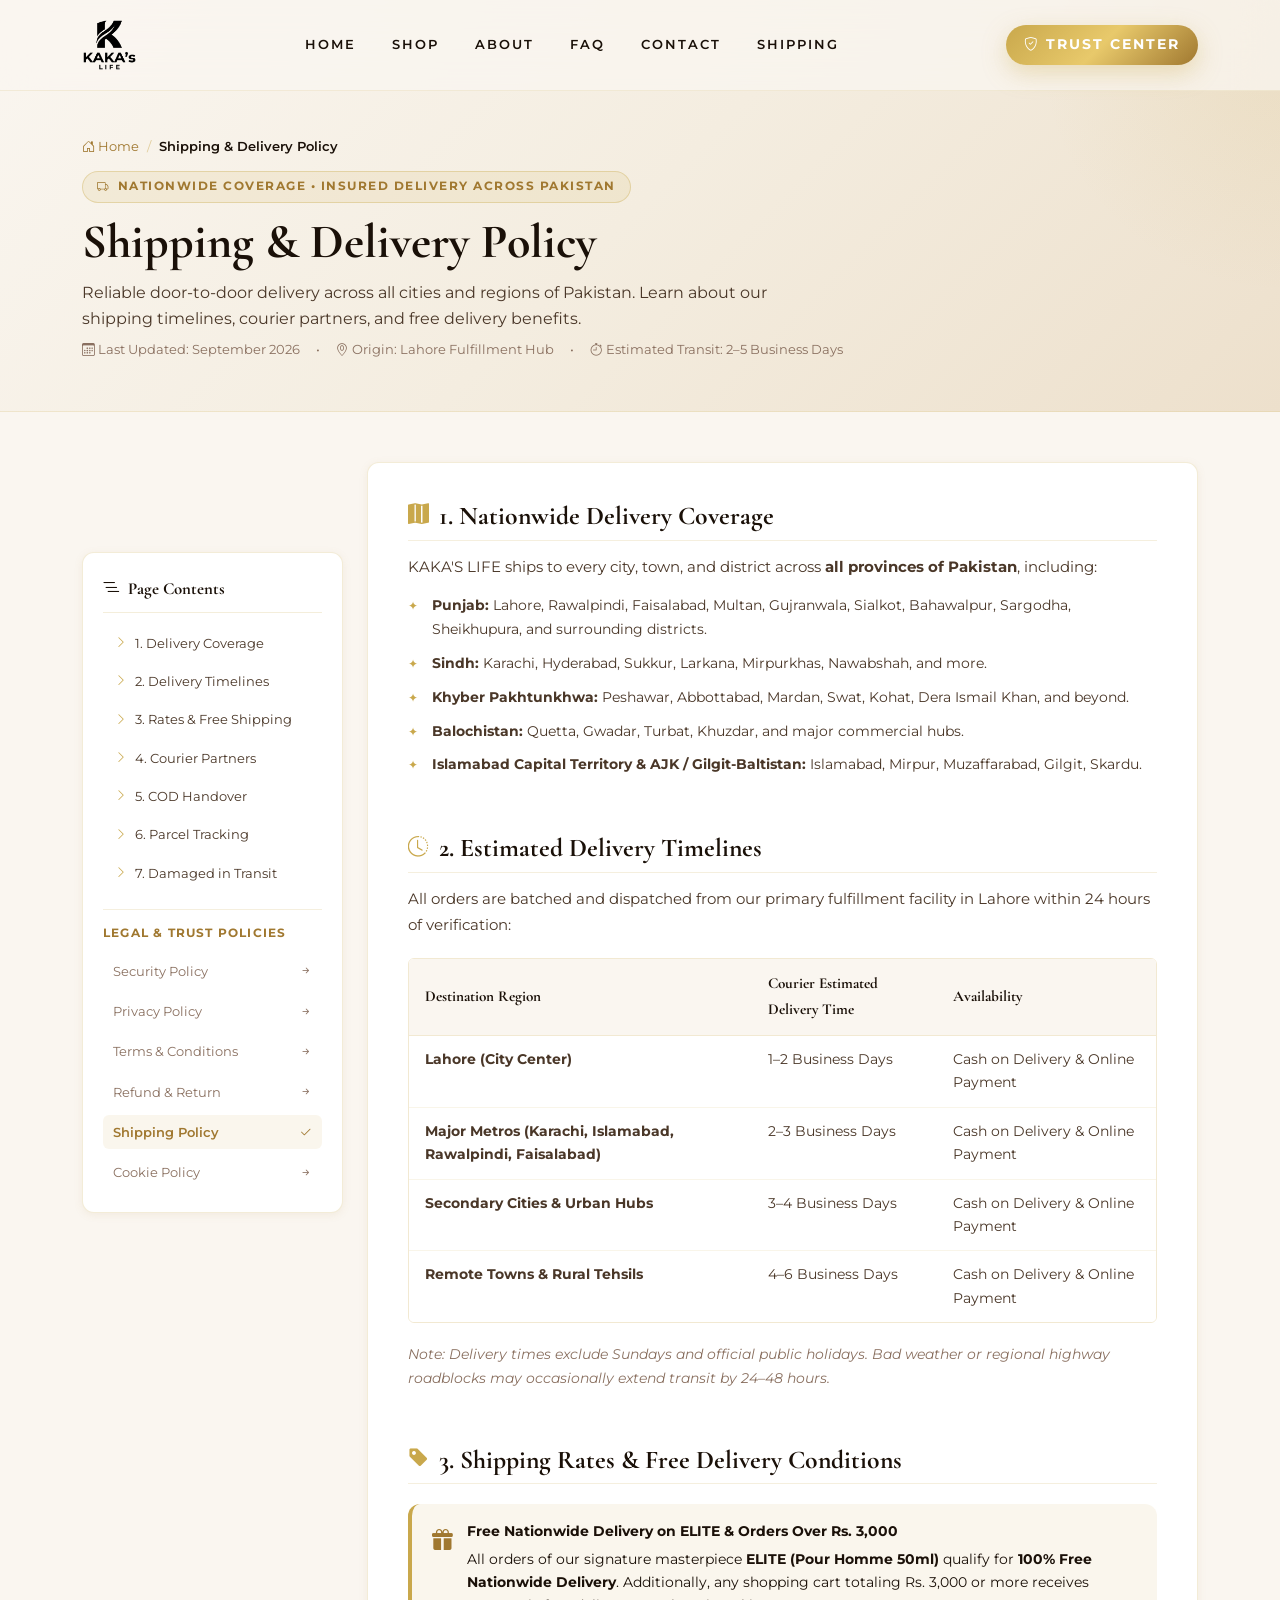
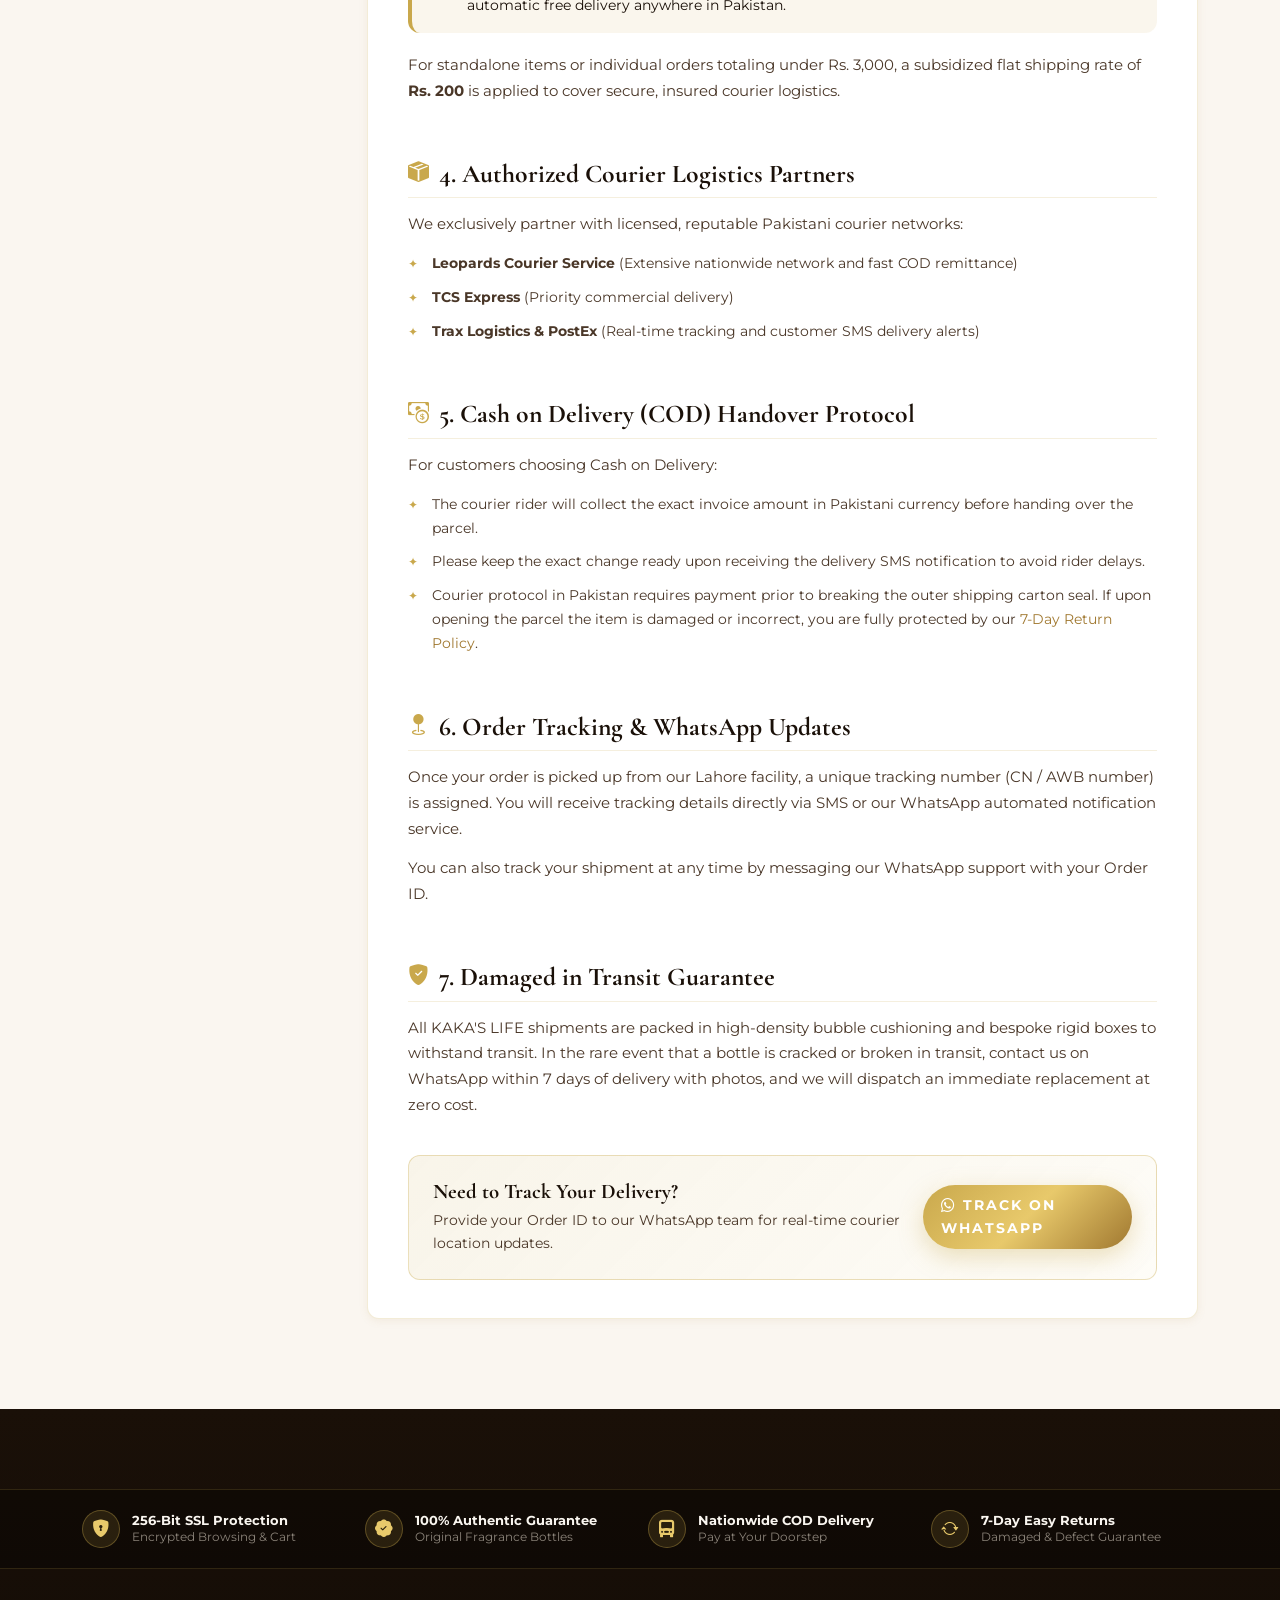
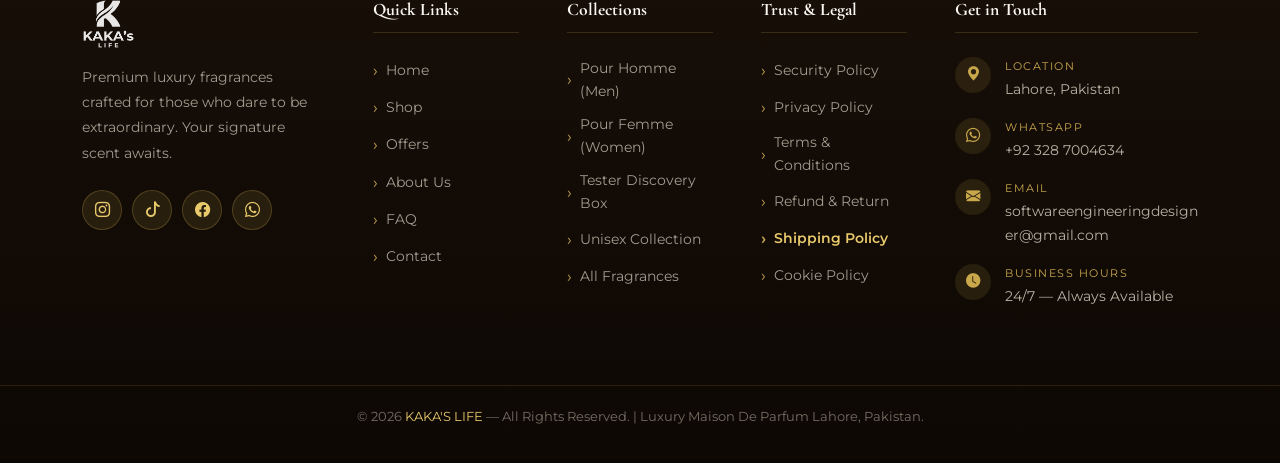
<file: KAKASLIFE/shipping-policy.html>
<!DOCTYPE html>
<html lang="en">

<head>
  <meta charset="UTF-8">
  <meta name="viewport" content="width=device-width, initial-scale=1.0, viewport-fit=cover">

  <!-- ===== PRIMARY SEO META TAGS ===== -->
  <title>Shipping &amp; Delivery Policy | KAKA'S LIFE Pakistan</title>
  <meta name="description"
    content="Official Shipping &amp; Delivery Policy of KAKA'S LIFE — Maison De Parfum. Nationwide delivery across Pakistan in 2–5 business days, free shipping details, COD protocols, and order tracking.">
  <meta name="keywords"
    content="Kaka's Life shipping policy, perfume delivery Pakistan, cash on delivery courier Pakistan, free shipping perfume Lahore, Karachi fragrance delivery">
  <meta name="author" content="Hafiz Muhammad Mubeen">
  <meta name="robots" content="index, follow">
  <link rel="canonical" href="https://kakaslife.vercel.app/shipping-policy.html">
  <link rel="shortcut icon" href="favicon.ico" type="image/x-icon">

  <!-- ===== OPEN GRAPH ===== -->
  <meta property="og:type" content="article">
  <meta property="og:site_name" content="KAKA'S LIFE — Maison De Parfum">
  <meta property="og:title" content="Shipping &amp; Delivery Policy | KAKA'S LIFE">
  <meta property="og:description"
    content="Learn about our nationwide shipping across Pakistan, courier partners, free delivery thresholds, and delivery timelines.">
  <meta property="og:image" content="https://kakaslife.vercel.app/images/logo.png">
  <meta property="og:url" content="https://kakaslife.vercel.app/shipping-policy.html">
  <meta property="og:locale" content="en_PK">

  <!-- ===== GOOGLE FONTS ===== -->
  <link rel="preconnect" href="https://fonts.googleapis.com">
  <link rel="preconnect" href="https://fonts.gstatic.com" crossorigin>
  <link
    href="https://fonts.googleapis.com/css2?family=Cormorant+Garamond:ital,wght@0,400;0,600;0,700;1,400&family=Montserrat:wght@300;400;500;600;700&display=swap"
    rel="stylesheet">

  <!-- ===== BOOTSTRAP 5 & ICONS ===== -->
  <link href="https://cdn.jsdelivr.net/npm/bootstrap@5.3.3/dist/css/bootstrap.min.css" rel="stylesheet">
  <link rel="stylesheet" href="https://cdn.jsdelivr.net/npm/bootstrap-icons@1.11.3/font/bootstrap-icons.min.css">

  <!-- ===== MAIN STYLESHEET ===== -->
  <link rel="stylesheet" href="css/style.css">

  <!-- ===== JSON-LD BREADCRUMB SCHEMA ===== -->
  <script type="application/ld+json">
  {
    "@context": "https://schema.org",
    "@type": "BreadcrumbList",
    "itemListElement": [
      {
        "@type": "ListItem",
        "position": 1,
        "name": "Home",
        "item": "https://kakaslife.vercel.app/"
      },
      {
        "@type": "ListItem",
        "position": 2,
        "name": "Shipping Policy",
        "item": "https://kakaslife.vercel.app/shipping-policy.html"
      }
    ]
  }
  </script>
</head>

<body>

  <div class="website-wrapper">

    <!-- ===== NAVBAR START ===== -->
    <header>
      <nav class="navbar navbar-expand-lg fixed-top" id="mainNav" aria-label="Main navigation">
        <div class="container">
          <a class="navbar-brand" href="index.html#hero" aria-label="KAKA'S LIFE — Home">
            <img src="images/logo.png" alt="KAKA'S LIFE — Maison De Parfum logo" class="brand-logo-img"
              onerror="this.style.display='none';this.nextElementSibling.style.display='flex';">
            <span
              style="display:none;font-family:'Cormorant Garamond',serif;font-size:1.4rem;font-weight:700;color:#a07830;letter-spacing:2px;align-items:center;gap:6px;">
              <span
                style="background:linear-gradient(135deg,#c9a84c,#e8c96b,#a07830);-webkit-background-clip:text;-webkit-text-fill-color:transparent;">K</span>
              <span style="font-size:0.9rem;">KAKA'S LIFE</span>
            </span>
          </a>

          <button class="navbar-toggler border-0" type="button" data-bs-toggle="collapse" data-bs-target="#navbarNav"
            aria-controls="navbarNav" aria-expanded="false" aria-label="Toggle navigation">
            <span class="navbar-toggler-icon"></span>
          </button>

          <div class="collapse navbar-collapse" id="navbarNav">
            <ul class="navbar-nav mx-auto gap-1">
              <li class="nav-item"><a class="nav-link" href="index.html#hero">Home</a></li>
              <li class="nav-item"><a class="nav-link" href="index.html#products">Shop</a></li>
              <li class="nav-item"><a class="nav-link" href="index.html#about">About</a></li>
              <li class="nav-item"><a class="nav-link" href="index.html#faq">FAQ</a></li>
              <li class="nav-item"><a class="nav-link" href="index.html#contact">Contact</a></li>
              <li class="nav-item"><a class="nav-link active" href="shipping-policy.html">Shipping</a></li>
            </ul>
            <a href="https://wa.me/923287004634?text=Hello%20KAKA'S%20LIFE%2C%20I%20have%20an%20order%20tracking%20or%20delivery%20question."
              target="_blank" rel="noopener noreferrer" class="btn-gold ms-lg-3" style="font-size:0.85rem;padding:8px 18px;">
              <i class="bi bi-shield-check"></i>
              <span>Trust Center</span>
            </a>
          </div>
        </div>
      </nav>
    </header>
    <!-- ===== NAVBAR END ===== -->

    <main id="main-content">

      <!-- ===== HERO BANNER START ===== -->
      <section class="legal-hero" aria-label="Shipping Policy Banner">
        <div class="container">
          <nav class="legal-breadcrumbs" aria-label="Breadcrumb">
            <a href="index.html"><i class="bi bi-house-door"></i> Home</a>
            <span class="separator">/</span>
            <span style="color:var(--text-dark);font-weight:600;">Shipping &amp; Delivery Policy</span>
          </nav>

          <div class="legal-badge">
            <i class="bi bi-truck"></i> Nationwide Coverage &bull; Insured Delivery Across Pakistan
          </div>

          <h1 class="legal-title">Shipping &amp; Delivery Policy</h1>
          <p class="legal-subtitle">
            Reliable door-to-door delivery across all cities and regions of Pakistan.
            Learn about our shipping timelines, courier partners, and free delivery benefits.
          </p>

          <div class="legal-meta">
            <span><i class="bi bi-calendar3"></i> Last Updated: September 2026</span>
            <span>&bull;</span>
            <span><i class="bi bi-geo-alt"></i> Origin: Lahore Fulfillment Hub</span>
            <span>&bull;</span>
            <span><i class="bi bi-stopwatch"></i> Estimated Transit: 2–5 Business Days</span>
          </div>
        </div>
      </section>
      <!-- ===== HERO BANNER END ===== -->

      <!-- ===== MAIN SECTION START ===== -->
      <section class="legal-main-section">
        <div class="container">
          <div class="row g-4">

            <!-- Sidebar Navigation -->
            <aside class="col-lg-4 col-xl-3">
              <div class="legal-sidebar">
                <div class="legal-sidebar-heading">
                  <i class="bi bi-list-nested"></i> Page Contents
                </div>
                <ul class="legal-sidebar-nav">
                  <li><a href="#coverage"><i class="bi bi-chevron-right"></i> 1. Delivery Coverage</a></li>
                  <li><a href="#timelines"><i class="bi bi-chevron-right"></i> 2. Delivery Timelines</a></li>
                  <li><a href="#rates"><i class="bi bi-chevron-right"></i> 3. Rates &amp; Free Shipping</a></li>
                  <li><a href="#couriers"><i class="bi bi-chevron-right"></i> 4. Courier Partners</a></li>
                  <li><a href="#cod-handover"><i class="bi bi-chevron-right"></i> 5. COD Handover</a></li>
                  <li><a href="#tracking"><i class="bi bi-chevron-right"></i> 6. Parcel Tracking</a></li>
                  <li><a href="#damaged"><i class="bi bi-chevron-right"></i> 7. Damaged in Transit</a></li>
                </ul>

                <div class="legal-other-policies">
                  <div class="legal-other-policies-title">Legal &amp; Trust Policies</div>
                  <ul class="legal-other-policies-list">
                    <li><a href="security.html"><span>Security Policy</span> <i class="bi bi-arrow-right-short"></i></a></li>
                    <li><a href="privacy-policy.html"><span>Privacy Policy</span> <i class="bi bi-arrow-right-short"></i></a></li>
                    <li><a href="terms-and-conditions.html"><span>Terms &amp; Conditions</span> <i class="bi bi-arrow-right-short"></i></a></li>
                    <li><a href="refund-policy.html"><span>Refund &amp; Return</span> <i class="bi bi-arrow-right-short"></i></a></li>
                    <li class="current"><a href="shipping-policy.html"><span>Shipping Policy</span> <i class="bi bi-check2"></i></a></li>
                    <li><a href="cookie-policy.html"><span>Cookie Policy</span> <i class="bi bi-arrow-right-short"></i></a></li>
                  </ul>
                </div>
              </div>
            </aside>

            <!-- Main Legal Article -->
            <div class="col-lg-8 col-xl-9">
              <article class="legal-article">

                <!-- Section 1 -->
                <section class="legal-section-block" id="coverage">
                  <h2 class="legal-h2"><i class="bi bi-map-fill"></i> 1. Nationwide Delivery Coverage</h2>
                  <p class="legal-p">
                    KAKA'S LIFE ships to every city, town, and district across <strong>all provinces of Pakistan</strong>, including:
                  </p>
                  <ul class="legal-ul">
                    <li><strong>Punjab:</strong> Lahore, Rawalpindi, Faisalabad, Multan, Gujranwala, Sialkot, Bahawalpur, Sargodha, Sheikhupura, and surrounding districts.</li>
                    <li><strong>Sindh:</strong> Karachi, Hyderabad, Sukkur, Larkana, Mirpurkhas, Nawabshah, and more.</li>
                    <li><strong>Khyber Pakhtunkhwa:</strong> Peshawar, Abbottabad, Mardan, Swat, Kohat, Dera Ismail Khan, and beyond.</li>
                    <li><strong>Balochistan:</strong> Quetta, Gwadar, Turbat, Khuzdar, and major commercial hubs.</li>
                    <li><strong>Islamabad Capital Territory &amp; AJK / Gilgit-Baltistan:</strong> Islamabad, Mirpur, Muzaffarabad, Gilgit, Skardu.</li>
                  </ul>
                </section>

                <!-- Section 2 -->
                <section class="legal-section-block" id="timelines">
                  <h2 class="legal-h2"><i class="bi bi-clock-history"></i> 2. Estimated Delivery Timelines</h2>
                  <p class="legal-p">
                    All orders are batched and dispatched from our primary fulfillment facility in Lahore within 24 hours of verification:
                  </p>

                  <div class="policy-table-wrapper">
                    <table class="policy-table">
                      <thead>
                        <tr>
                          <th>Destination Region</th>
                          <th>Courier Estimated Delivery Time</th>
                          <th>Availability</th>
                        </tr>
                      </thead>
                      <tbody>
                        <tr>
                          <td><strong>Lahore (City Center)</strong></td>
                          <td>1–2 Business Days</td>
                          <td>Cash on Delivery &amp; Online Payment</td>
                        </tr>
                        <tr>
                          <td><strong>Major Metros (Karachi, Islamabad, Rawalpindi, Faisalabad)</strong></td>
                          <td>2–3 Business Days</td>
                          <td>Cash on Delivery &amp; Online Payment</td>
                        </tr>
                        <tr>
                          <td><strong>Secondary Cities &amp; Urban Hubs</strong></td>
                          <td>3–4 Business Days</td>
                          <td>Cash on Delivery &amp; Online Payment</td>
                        </tr>
                        <tr>
                          <td><strong>Remote Towns &amp; Rural Tehsils</strong></td>
                          <td>4–6 Business Days</td>
                          <td>Cash on Delivery &amp; Online Payment</td>
                        </tr>
                      </tbody>
                    </table>
                  </div>

                  <p class="legal-p" style="font-size:0.85rem;color:var(--text-light);">
                    <em>Note: Delivery times exclude Sundays and official public holidays. Bad weather or regional highway roadblocks may occasionally extend transit by 24–48 hours.</em>
                  </p>
                </section>

                <!-- Section 3 -->
                <section class="legal-section-block" id="rates">
                  <h2 class="legal-h2"><i class="bi bi-tag-fill"></i> 3. Shipping Rates &amp; Free Delivery Conditions</h2>
                  <div class="policy-callout callout-gold">
                    <div class="policy-callout-icon"><i class="bi bi-gift-fill"></i></div>
                    <div class="policy-callout-content">
                      <div class="policy-callout-title">Free Nationwide Delivery on ELITE &amp; Orders Over Rs. 3,000</div>
                      All orders of our signature masterpiece <strong>ELITE (Pour Homme 50ml)</strong> qualify for <strong>100% Free Nationwide Delivery</strong>.
                      Additionally, any shopping cart totaling Rs. 3,000 or more receives automatic free delivery anywhere in Pakistan.
                    </div>
                  </div>

                  <p class="legal-p">
                    For standalone items or individual orders totaling under Rs. 3,000, a subsidized flat shipping rate of <strong>Rs. 200</strong>
                    is applied to cover secure, insured courier logistics.
                  </p>
                </section>

                <!-- Section 4 -->
                <section class="legal-section-block" id="couriers">
                  <h2 class="legal-h2"><i class="bi bi-box-seam-fill"></i> 4. Authorized Courier Logistics Partners</h2>
                  <p class="legal-p">
                    We exclusively partner with licensed, reputable Pakistani courier networks:
                  </p>
                  <ul class="legal-ul">
                    <li><strong>Leopards Courier Service</strong> (Extensive nationwide network and fast COD remittance)</li>
                    <li><strong>TCS Express</strong> (Priority commercial delivery)</li>
                    <li><strong>Trax Logistics &amp; PostEx</strong> (Real-time tracking and customer SMS delivery alerts)</li>
                  </ul>
                </section>

                <!-- Section 5 -->
                <section class="legal-section-block" id="cod-handover">
                  <h2 class="legal-h2"><i class="bi bi-cash-coin"></i> 5. Cash on Delivery (COD) Handover Protocol</h2>
                  <p class="legal-p">
                    For customers choosing Cash on Delivery:
                  </p>
                  <ul class="legal-ul">
                    <li>The courier rider will collect the exact invoice amount in Pakistani currency before handing over the parcel.</li>
                    <li>Please keep the exact change ready upon receiving the delivery SMS notification to avoid rider delays.</li>
                    <li>Courier protocol in Pakistan requires payment prior to breaking the outer shipping carton seal. If upon opening the parcel the item is damaged or incorrect, you are fully protected by our <a href="refund-policy.html">7-Day Return Policy</a>.</li>
                  </ul>
                </section>

                <!-- Section 6 -->
                <section class="legal-section-block" id="tracking">
                  <h2 class="legal-h2"><i class="bi bi-geo-fill"></i> 6. Order Tracking &amp; WhatsApp Updates</h2>
                  <p class="legal-p">
                    Once your order is picked up from our Lahore facility, a unique tracking number (CN / AWB number) is assigned.
                    You will receive tracking details directly via SMS or our WhatsApp automated notification service.
                  </p>
                  <p class="legal-p">
                    You can also track your shipment at any time by messaging our WhatsApp support with your Order ID.
                  </p>
                </section>

                <!-- Section 7 -->
                <section class="legal-section-block" id="damaged">
                  <h2 class="legal-h2"><i class="bi bi-shield-fill-check"></i> 7. Damaged in Transit Guarantee</h2>
                  <p class="legal-p">
                    All KAKA'S LIFE shipments are packed in high-density bubble cushioning and bespoke rigid boxes to withstand transit.
                    In the rare event that a bottle is cracked or broken in transit, contact us on WhatsApp within 7 days of delivery with photos,
                    and we will dispatch an immediate replacement at zero cost.
                  </p>

                  <div class="policy-contact-card">
                    <div>
                      <h4 class="policy-contact-title">Need to Track Your Delivery?</h4>
                      <p class="policy-contact-desc">
                        Provide your Order ID to our WhatsApp team for real-time courier location updates.
                      </p>
                    </div>
                    <div class="d-flex gap-2 flex-wrap">
                      <a href="https://wa.me/923287004634?text=Assalam-o-Alaikum!%20I%20want%20to%20track%20my%20order%20delivery%20status."
                        target="_blank" rel="noopener noreferrer" class="btn-gold" style="font-size:0.85rem;padding:9px 18px;">
                        <i class="bi bi-whatsapp"></i> Track on WhatsApp
                      </a>
                    </div>
                  </div>
                </section>

              </article>
            </div>

          </div>
        </div>
      </section>
      <!-- ===== MAIN SECTION END ===== -->

    </main>

    <!-- ===== FOOTER START ===== -->
    <footer id="footer">
      <div class="footer-trust-strip">
        <div class="container">
          <div class="footer-trust-grid">
            <div class="footer-trust-item">
              <div class="footer-trust-icon"><i class="bi bi-shield-lock-fill"></i></div>
              <div>
                <div class="footer-trust-title">256-Bit SSL Protection</div>
                <div class="footer-trust-sub">Encrypted Browsing &amp; Cart</div>
              </div>
            </div>
            <div class="footer-trust-item">
              <div class="footer-trust-icon"><i class="bi bi-patch-check-fill"></i></div>
              <div>
                <div class="footer-trust-title">100% Authentic Guarantee</div>
                <div class="footer-trust-sub">Original Fragrance Bottles</div>
              </div>
            </div>
            <div class="footer-trust-item">
              <div class="footer-trust-icon"><i class="bi bi-truck-front-fill"></i></div>
              <div>
                <div class="footer-trust-title">Nationwide COD Delivery</div>
                <div class="footer-trust-sub">Pay at Your Doorstep</div>
              </div>
            </div>
            <div class="footer-trust-item">
              <div class="footer-trust-icon"><i class="bi bi-arrow-repeat"></i></div>
              <div>
                <div class="footer-trust-title">7-Day Easy Returns</div>
                <div class="footer-trust-sub">Damaged &amp; Defect Guarantee</div>
              </div>
            </div>
          </div>
        </div>
      </div>

      <div class="container" style="position:relative;">
        <div class="row g-4 g-lg-5">

          <!-- Brand Column -->
          <div class="col-lg-3 col-md-6">
            <img src="images/logo.png" alt="KAKA'S LIFE — Maison De Parfum official logo" class="footer-logo-img"
              loading="lazy" onerror="this.style.display='none';this.nextElementSibling.style.display='block';">
            <div
              style="display:none;font-family:var(--font-display);font-size:1.6rem;font-weight:700;color:var(--cream);margin-bottom:16px;letter-spacing:2px;">
              KAKA'S LIFE</div>
            <p class="footer-desc">Premium luxury fragrances crafted for those who dare to be extraordinary. Your
              signature scent awaits.</p>
            <div class="social-icons">
              <a href="https://www.instagram.com/kaka.sofficial" class="social-icon"
                aria-label="KAKA'S LIFE on Instagram (@kaka.sofficial)" title="Instagram: @kaka.sofficial"
                target="_blank" rel="noopener noreferrer">
                <i class="bi bi-instagram"></i>
              </a>
              <a href="https://www.tiktok.com/@kaka.sofficial" class="social-icon"
                aria-label="KAKA'S LIFE on TikTok (@kaka.sofficial)" title="TikTok: @kaka.sofficial" target="_blank"
                rel="noopener noreferrer">
                <i class="bi bi-tiktok"></i>
              </a>
              <a href="https://www.facebook.com/kakasofficial" class="social-icon" aria-label="KAKA'S LIFE on Facebook"
                title="Facebook: KAKA'S LIFE" target="_blank" rel="noopener noreferrer">
                <i class="bi bi-facebook"></i>
              </a>
              <a href="https://wa.me/923287004634" class="social-icon" aria-label="Chat with KAKA'S LIFE on WhatsApp"
                title="WhatsApp: +92 328 7004634" target="_blank" rel="noopener noreferrer">
                <i class="bi bi-whatsapp"></i>
              </a>
            </div>
          </div>

          <!-- Quick Links -->
          <div class="col-lg-2 col-md-3 col-6">
            <h4 class="footer-heading">Quick Links</h4>
            <ul class="footer-links">
              <li><a href="index.html#hero">Home</a></li>
              <li><a href="index.html#products">Shop</a></li>
              <li><a href="index.html#offers">Offers</a></li>
              <li><a href="index.html#about">About Us</a></li>
              <li><a href="index.html#faq">FAQ</a></li>
              <li><a href="index.html#contact">Contact</a></li>
            </ul>
          </div>

          <!-- Collections -->
          <div class="col-lg-2 col-md-3 col-6">
            <h4 class="footer-heading">Collections</h4>
            <ul class="footer-links">
              <li><a href="index.html#products">Pour Homme (Men)</a></li>
              <li><a href="index.html#products">Pour Femme (Women)</a></li>
              <li><a href="index.html#products">Tester Discovery Box</a></li>
              <li><a href="index.html#products">Unisex Collection</a></li>
              <li><a href="index.html#products">All Fragrances</a></li>
            </ul>
          </div>

          <!-- Security & Legal Policies -->
          <div class="col-lg-2 col-md-6 col-6">
            <h4 class="footer-heading">Trust &amp; Legal</h4>
            <ul class="footer-links">
              <li><a href="security.html">Security Policy</a></li>
              <li><a href="privacy-policy.html">Privacy Policy</a></li>
              <li><a href="terms-and-conditions.html">Terms &amp; Conditions</a></li>
              <li><a href="refund-policy.html">Refund &amp; Return</a></li>
              <li><a href="shipping-policy.html" style="color:var(--primary-gold-light);font-weight:600;">Shipping Policy</a></li>
              <li><a href="cookie-policy.html">Cookie Policy</a></li>
            </ul>
          </div>

          <!-- Contact Info -->
          <div class="col-lg-3 col-md-6">
            <h4 class="footer-heading">Get in Touch</h4>
            <address style="font-style:normal;">
              <div class="footer-contact-item">
                <div class="footer-contact-icon"><i class="bi bi-geo-alt-fill"></i></div>
                <div>
                  <div class="footer-contact-label">Location</div>
                  <div class="footer-contact-value">Lahore, Pakistan</div>
                </div>
              </div>
              <div class="footer-contact-item">
                <div class="footer-contact-icon"><i class="bi bi-whatsapp"></i></div>
                <div>
                  <div class="footer-contact-label">WhatsApp</div>
                  <div class="footer-contact-value"><a href="https://wa.me/923287004634" target="_blank"
                      rel="noopener noreferrer" style="color:inherit;">+92 328 7004634</a></div>
                </div>
              </div>
              <div class="footer-contact-item">
                <div class="footer-contact-icon"><i class="bi bi-envelope-fill"></i></div>
                <div>
                  <div class="footer-contact-label">Email</div>
                  <div class="footer-contact-value"><a href="mailto:softwareengineeringdesigner@gmail.com"
                      style="color:inherit;">softwareengineeringdesigner@gmail.com</a></div>
                </div>
              </div>
              <div class="footer-contact-item">
                <div class="footer-contact-icon"><i class="bi bi-clock-fill"></i></div>
                <div>
                  <div class="footer-contact-label">Business Hours</div>
                  <div class="footer-contact-value">24/7 — Always Available</div>
                </div>
              </div>
            </address>
          </div>

        </div>
      </div>

      <div class="footer-bottom">
        <div class="container">
          <p class="footer-bottom-text">
            &copy; 2026 <span>KAKA'S LIFE</span> — All Rights Reserved. |
            Luxury Maison De Parfum Lahore, Pakistan.
          </p>
        </div>
      </div>
    </footer>
    <!-- ===== FOOTER END ===== -->

    <button id="scrollTopBtn" aria-label="Scroll to top">
      <i class="bi bi-arrow-up"></i>
    </button>

  </div>

  <script src="https://cdn.jsdelivr.net/npm/bootstrap@5.3.3/dist/js/bootstrap.bundle.min.js"></script>
  <script>
    document.querySelectorAll('.legal-sidebar-nav a').forEach(anchor => {
      anchor.addEventListener('click', function(e) {
        const targetId = this.getAttribute('href');
        if (targetId.startsWith('#')) {
          e.preventDefault();
          const targetEl = document.querySelector(targetId);
          if (targetEl) {
            targetEl.scrollIntoView({ behavior: 'smooth' });
            document.querySelectorAll('.legal-sidebar-nav a').forEach(a => a.classList.remove('active'));
            this.classList.add('active');
          }
        }
      });
    });

    const scrollBtn = document.getElementById('scrollTopBtn');
    window.addEventListener('scroll', () => {
      if (window.scrollY > 200) {
        scrollBtn.classList.add('visible');
      } else {
        scrollBtn.classList.remove('visible');
      }
    });
    scrollBtn.addEventListener('click', () => {
      window.scrollTo({ top: 0, behavior: 'smooth' });
    });
  </script>

</body>

</html>
</file>
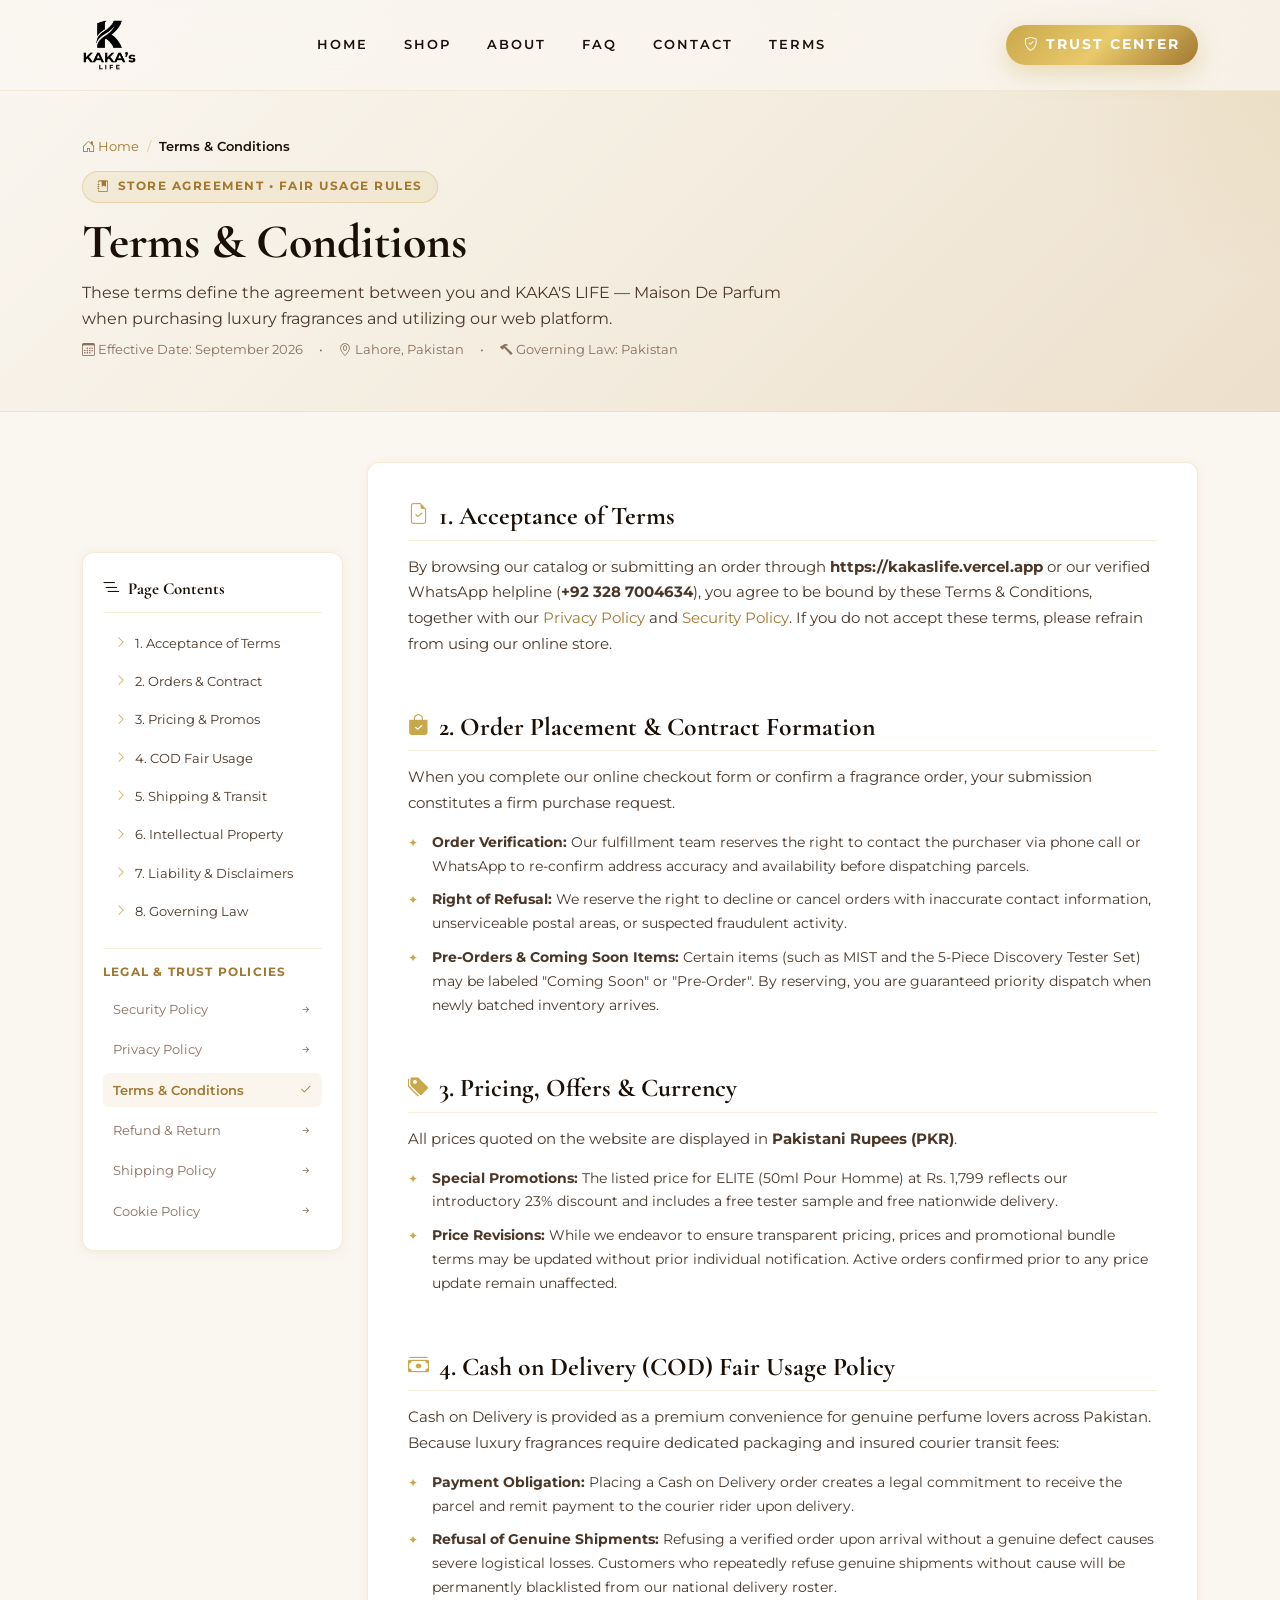
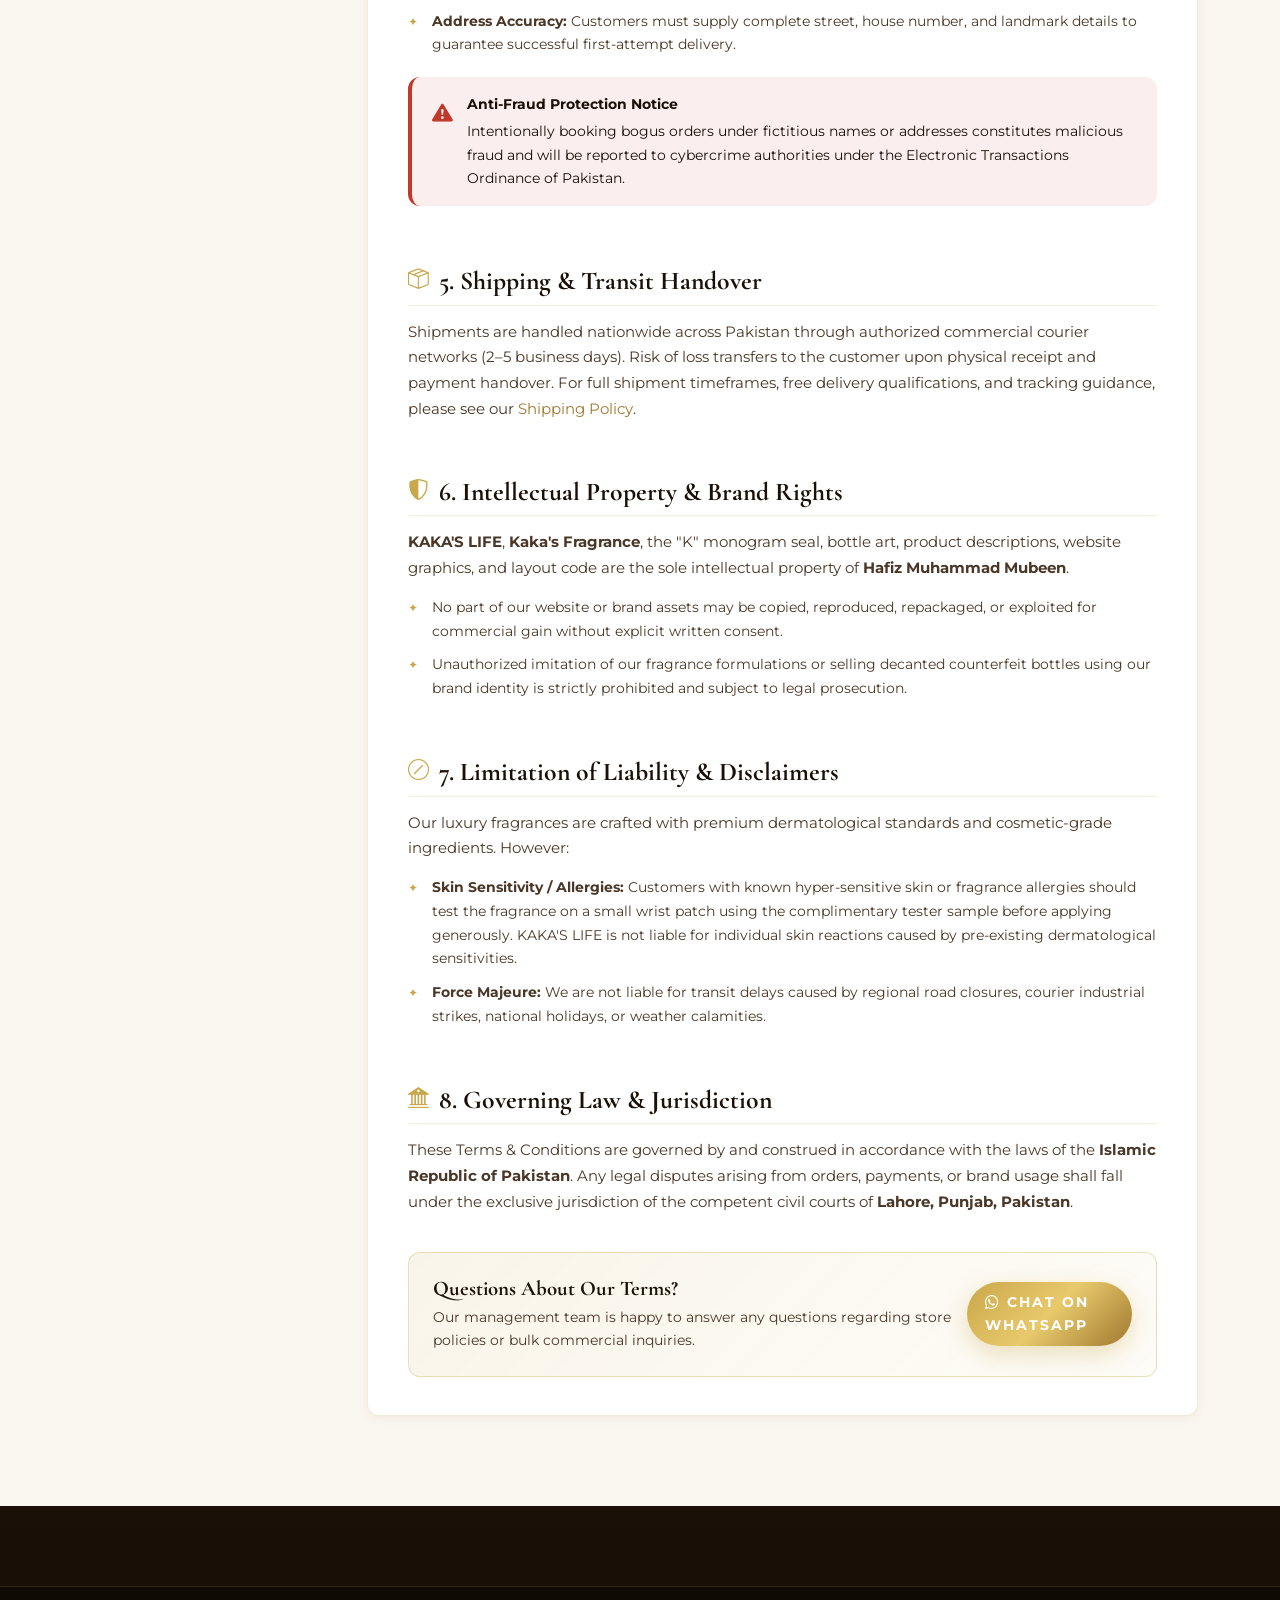
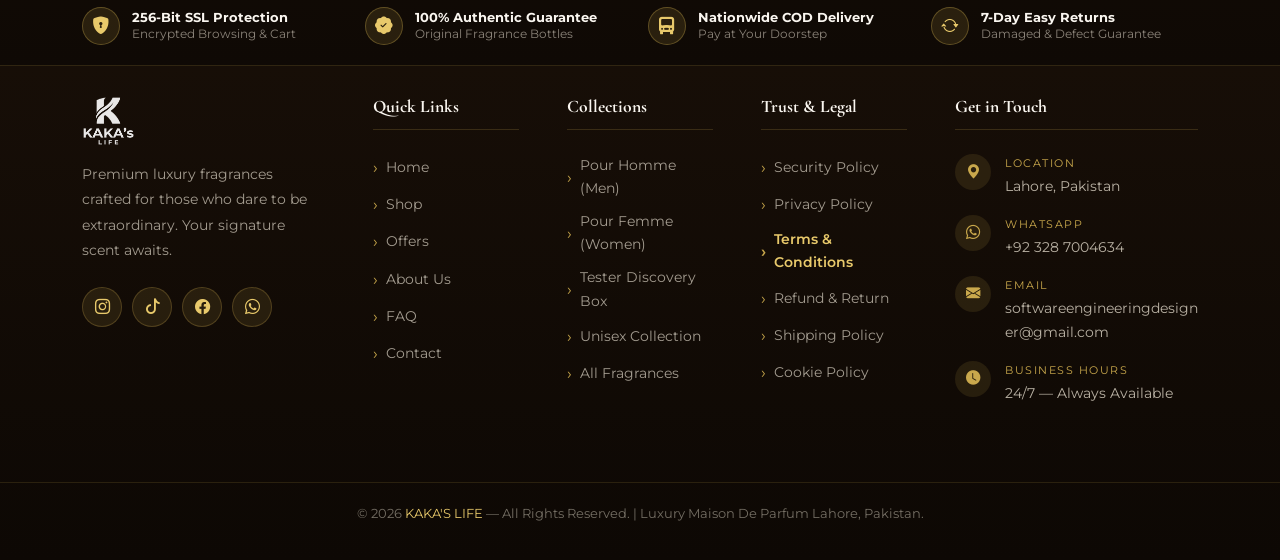
<file: KAKASLIFE/terms-and-conditions.html>
<!DOCTYPE html>
<html lang="en">

<head>
  <meta charset="UTF-8">
  <meta name="viewport" content="width=device-width, initial-scale=1.0, viewport-fit=cover">

  <!-- ===== PRIMARY SEO META TAGS ===== -->
  <title>Terms &amp; Conditions | KAKA'S LIFE Luxury Fragrances</title>
  <meta name="description"
    content="Official Terms &amp; Conditions of KAKA'S LIFE — Maison De Parfum. Understand our ordering rules, Cash on Delivery policy, intellectual property, and service terms.">
  <meta name="keywords"
    content="Kaka's Life terms of service, perfume store terms Pakistan, COD rules Pakistan, fragrance intellectual property, Lahore e-commerce terms">
  <meta name="author" content="Hafiz Muhammad Mubeen">
  <meta name="robots" content="index, follow">
  <link rel="canonical" href="https://kakaslife.vercel.app/terms-and-conditions.html">
  <link rel="shortcut icon" href="favicon.ico" type="image/x-icon">

  <!-- ===== OPEN GRAPH ===== -->
  <meta property="og:type" content="article">
  <meta property="og:site_name" content="KAKA'S LIFE — Maison De Parfum">
  <meta property="og:title" content="Terms &amp; Conditions | KAKA'S LIFE">
  <meta property="og:description"
    content="Review the terms and conditions governing the purchase of luxury fragrances from KAKA'S LIFE in Pakistan.">
  <meta property="og:image" content="https://kakaslife.vercel.app/images/logo.png">
  <meta property="og:url" content="https://kakaslife.vercel.app/terms-and-conditions.html">
  <meta property="og:locale" content="en_PK">

  <!-- ===== GOOGLE FONTS ===== -->
  <link rel="preconnect" href="https://fonts.googleapis.com">
  <link rel="preconnect" href="https://fonts.gstatic.com" crossorigin>
  <link
    href="https://fonts.googleapis.com/css2?family=Cormorant+Garamond:ital,wght@0,400;0,600;0,700;1,400&family=Montserrat:wght@300;400;500;600;700&display=swap"
    rel="stylesheet">

  <!-- ===== BOOTSTRAP 5 & ICONS ===== -->
  <link href="https://cdn.jsdelivr.net/npm/bootstrap@5.3.3/dist/css/bootstrap.min.css" rel="stylesheet">
  <link rel="stylesheet" href="https://cdn.jsdelivr.net/npm/bootstrap-icons@1.11.3/font/bootstrap-icons.min.css">

  <!-- ===== MAIN STYLESHEET ===== -->
  <link rel="stylesheet" href="css/style.css">

  <!-- ===== JSON-LD BREADCRUMB SCHEMA ===== -->
  <script type="application/ld+json">
  {
    "@context": "https://schema.org",
    "@type": "BreadcrumbList",
    "itemListElement": [
      {
        "@type": "ListItem",
        "position": 1,
        "name": "Home",
        "item": "https://kakaslife.vercel.app/"
      },
      {
        "@type": "ListItem",
        "position": 2,
        "name": "Terms & Conditions",
        "item": "https://kakaslife.vercel.app/terms-and-conditions.html"
      }
    ]
  }
  </script>
</head>

<body>

  <div class="website-wrapper">

    <!-- ===== NAVBAR START ===== -->
    <header>
      <nav class="navbar navbar-expand-lg fixed-top" id="mainNav" aria-label="Main navigation">
        <div class="container">
          <a class="navbar-brand" href="index.html#hero" aria-label="KAKA'S LIFE — Home">
            <img src="images/logo.png" alt="KAKA'S LIFE — Maison De Parfum logo" class="brand-logo-img"
              onerror="this.style.display='none';this.nextElementSibling.style.display='flex';">
            <span
              style="display:none;font-family:'Cormorant Garamond',serif;font-size:1.4rem;font-weight:700;color:#a07830;letter-spacing:2px;align-items:center;gap:6px;">
              <span
                style="background:linear-gradient(135deg,#c9a84c,#e8c96b,#a07830);-webkit-background-clip:text;-webkit-text-fill-color:transparent;">K</span>
              <span style="font-size:0.9rem;">KAKA'S LIFE</span>
            </span>
          </a>

          <button class="navbar-toggler border-0" type="button" data-bs-toggle="collapse" data-bs-target="#navbarNav"
            aria-controls="navbarNav" aria-expanded="false" aria-label="Toggle navigation">
            <span class="navbar-toggler-icon"></span>
          </button>

          <div class="collapse navbar-collapse" id="navbarNav">
            <ul class="navbar-nav mx-auto gap-1">
              <li class="nav-item"><a class="nav-link" href="index.html#hero">Home</a></li>
              <li class="nav-item"><a class="nav-link" href="index.html#products">Shop</a></li>
              <li class="nav-item"><a class="nav-link" href="index.html#about">About</a></li>
              <li class="nav-item"><a class="nav-link" href="index.html#faq">FAQ</a></li>
              <li class="nav-item"><a class="nav-link" href="index.html#contact">Contact</a></li>
              <li class="nav-item"><a class="nav-link active" href="terms-and-conditions.html">Terms</a></li>
            </ul>
            <a href="https://wa.me/923287004634?text=Hello%20KAKA'S%20LIFE%2C%20I%20have%20a%20question%20regarding%20terms%20of%20service."
              target="_blank" rel="noopener noreferrer" class="btn-gold ms-lg-3" style="font-size:0.85rem;padding:8px 18px;">
              <i class="bi bi-shield-check"></i>
              <span>Trust Center</span>
            </a>
          </div>
        </div>
      </nav>
    </header>
    <!-- ===== NAVBAR END ===== -->

    <main id="main-content">

      <!-- ===== HERO BANNER START ===== -->
      <section class="legal-hero" aria-label="Terms Banner">
        <div class="container">
          <nav class="legal-breadcrumbs" aria-label="Breadcrumb">
            <a href="index.html"><i class="bi bi-house-door"></i> Home</a>
            <span class="separator">/</span>
            <span style="color:var(--text-dark);font-weight:600;">Terms &amp; Conditions</span>
          </nav>

          <div class="legal-badge">
            <i class="bi bi-journal-bookmark-fill"></i> Store Agreement &bull; Fair Usage Rules
          </div>

          <h1 class="legal-title">Terms &amp; Conditions</h1>
          <p class="legal-subtitle">
            These terms define the agreement between you and KAKA'S LIFE — Maison De Parfum when purchasing luxury fragrances
            and utilizing our web platform.
          </p>

          <div class="legal-meta">
            <span><i class="bi bi-calendar3"></i> Effective Date: September 2026</span>
            <span>&bull;</span>
            <span><i class="bi bi-geo-alt"></i> Lahore, Pakistan</span>
            <span>&bull;</span>
            <span><i class="bi bi-hammer"></i> Governing Law: Pakistan</span>
          </div>
        </div>
      </section>
      <!-- ===== HERO BANNER END ===== -->

      <!-- ===== MAIN SECTION START ===== -->
      <section class="legal-main-section">
        <div class="container">
          <div class="row g-4">

            <!-- Sidebar Navigation -->
            <aside class="col-lg-4 col-xl-3">
              <div class="legal-sidebar">
                <div class="legal-sidebar-heading">
                  <i class="bi bi-list-nested"></i> Page Contents
                </div>
                <ul class="legal-sidebar-nav">
                  <li><a href="#acceptance"><i class="bi bi-chevron-right"></i> 1. Acceptance of Terms</a></li>
                  <li><a href="#orders"><i class="bi bi-chevron-right"></i> 2. Orders &amp; Contract</a></li>
                  <li><a href="#pricing"><i class="bi bi-chevron-right"></i> 3. Pricing &amp; Promos</a></li>
                  <li><a href="#cod-rules"><i class="bi bi-chevron-right"></i> 4. COD Fair Usage</a></li>
                  <li><a href="#shipping-terms"><i class="bi bi-chevron-right"></i> 5. Shipping &amp; Transit</a></li>
                  <li><a href="#ip-rights"><i class="bi bi-chevron-right"></i> 6. Intellectual Property</a></li>
                  <li><a href="#liability"><i class="bi bi-chevron-right"></i> 7. Liability &amp; Disclaimers</a></li>
                  <li><a href="#governing-law"><i class="bi bi-chevron-right"></i> 8. Governing Law</a></li>
                </ul>

                <div class="legal-other-policies">
                  <div class="legal-other-policies-title">Legal &amp; Trust Policies</div>
                  <ul class="legal-other-policies-list">
                    <li><a href="security.html"><span>Security Policy</span> <i class="bi bi-arrow-right-short"></i></a></li>
                    <li><a href="privacy-policy.html"><span>Privacy Policy</span> <i class="bi bi-arrow-right-short"></i></a></li>
                    <li class="current"><a href="terms-and-conditions.html"><span>Terms &amp; Conditions</span> <i class="bi bi-check2"></i></a></li>
                    <li><a href="refund-policy.html"><span>Refund &amp; Return</span> <i class="bi bi-arrow-right-short"></i></a></li>
                    <li><a href="shipping-policy.html"><span>Shipping Policy</span> <i class="bi bi-arrow-right-short"></i></a></li>
                    <li><a href="cookie-policy.html"><span>Cookie Policy</span> <i class="bi bi-arrow-right-short"></i></a></li>
                  </ul>
                </div>
              </div>
            </aside>

            <!-- Main Legal Article -->
            <div class="col-lg-8 col-xl-9">
              <article class="legal-article">

                <!-- Section 1 -->
                <section class="legal-section-block" id="acceptance">
                  <h2 class="legal-h2"><i class="bi bi-file-earmark-check"></i> 1. Acceptance of Terms</h2>
                  <p class="legal-p">
                    By browsing our catalog or submitting an order through <strong>https://kakaslife.vercel.app</strong> or our verified WhatsApp helpline
                    (<strong>+92 328 7004634</strong>), you agree to be bound by these Terms &amp; Conditions, together with our <a href="privacy-policy.html">Privacy Policy</a>
                    and <a href="security.html">Security Policy</a>. If you do not accept these terms, please refrain from using our online store.
                  </p>
                </section>

                <!-- Section 2 -->
                <section class="legal-section-block" id="orders">
                  <h2 class="legal-h2"><i class="bi bi-bag-check-fill"></i> 2. Order Placement &amp; Contract Formation</h2>
                  <p class="legal-p">
                    When you complete our online checkout form or confirm a fragrance order, your submission constitutes a firm purchase request.
                  </p>
                  <ul class="legal-ul">
                    <li><strong>Order Verification:</strong> Our fulfillment team reserves the right to contact the purchaser via phone call or WhatsApp to re-confirm address accuracy and availability before dispatching parcels.</li>
                    <li><strong>Right of Refusal:</strong> We reserve the right to decline or cancel orders with inaccurate contact information, unserviceable postal areas, or suspected fraudulent activity.</li>
                    <li><strong>Pre-Orders &amp; Coming Soon Items:</strong> Certain items (such as MIST and the 5-Piece Discovery Tester Set) may be labeled "Coming Soon" or "Pre-Order". By reserving, you are guaranteed priority dispatch when newly batched inventory arrives.</li>
                  </ul>
                </section>

                <!-- Section 3 -->
                <section class="legal-section-block" id="pricing">
                  <h2 class="legal-h2"><i class="bi bi-tags-fill"></i> 3. Pricing, Offers &amp; Currency</h2>
                  <p class="legal-p">
                    All prices quoted on the website are displayed in <strong>Pakistani Rupees (PKR)</strong>.
                  </p>
                  <ul class="legal-ul">
                    <li><strong>Special Promotions:</strong> The listed price for ELITE (50ml Pour Homme) at Rs. 1,799 reflects our introductory 23% discount and includes a free tester sample and free nationwide delivery.</li>
                    <li><strong>Price Revisions:</strong> While we endeavor to ensure transparent pricing, prices and promotional bundle terms may be updated without prior individual notification. Active orders confirmed prior to any price update remain unaffected.</li>
                  </ul>
                </section>

                <!-- Section 4 -->
                <section class="legal-section-block" id="cod-rules">
                  <h2 class="legal-h2"><i class="bi bi-cash-stack"></i> 4. Cash on Delivery (COD) Fair Usage Policy</h2>
                  <p class="legal-p">
                    Cash on Delivery is provided as a premium convenience for genuine perfume lovers across Pakistan. Because luxury fragrances require dedicated packaging and insured courier transit fees:
                  </p>
                  <ul class="legal-ul">
                    <li><strong>Payment Obligation:</strong> Placing a Cash on Delivery order creates a legal commitment to receive the parcel and remit payment to the courier rider upon delivery.</li>
                    <li><strong>Refusal of Genuine Shipments:</strong> Refusing a verified order upon arrival without a genuine defect causes severe logistical losses. Customers who repeatedly refuse genuine shipments without cause will be permanently blacklisted from our national delivery roster.</li>
                    <li><strong>Address Accuracy:</strong> Customers must supply complete street, house number, and landmark details to guarantee successful first-attempt delivery.</li>
                  </ul>

                  <div class="policy-callout callout-danger">
                    <div class="policy-callout-icon"><i class="bi bi-exclamation-triangle-fill"></i></div>
                    <div class="policy-callout-content">
                      <div class="policy-callout-title">Anti-Fraud Protection Notice</div>
                      Intentionally booking bogus orders under fictitious names or addresses constitutes malicious fraud and will be reported to cybercrime authorities under the Electronic Transactions Ordinance of Pakistan.
                    </div>
                  </div>
                </section>

                <!-- Section 5 -->
                <section class="legal-section-block" id="shipping-terms">
                  <h2 class="legal-h2"><i class="bi bi-box-seam"></i> 5. Shipping &amp; Transit Handover</h2>
                  <p class="legal-p">
                    Shipments are handled nationwide across Pakistan through authorized commercial courier networks (2–5 business days).
                    Risk of loss transfers to the customer upon physical receipt and payment handover.
                    For full shipment timeframes, free delivery qualifications, and tracking guidance, please see our <a href="shipping-policy.html">Shipping Policy</a>.
                  </p>
                </section>

                <!-- Section 6 -->
                <section class="legal-section-block" id="ip-rights">
                  <h2 class="legal-h2"><i class="bi bi-shield-shaded"></i> 6. Intellectual Property &amp; Brand Rights</h2>
                  <p class="legal-p">
                    <strong>KAKA'S LIFE</strong>, <strong>Kaka's Fragrance</strong>, the "K" monogram seal, bottle art, product descriptions, website graphics, and layout code
                    are the sole intellectual property of <strong>Hafiz Muhammad Mubeen</strong>.
                  </p>
                  <ul class="legal-ul">
                    <li>No part of our website or brand assets may be copied, reproduced, repackaged, or exploited for commercial gain without explicit written consent.</li>
                    <li>Unauthorized imitation of our fragrance formulations or selling decanted counterfeit bottles using our brand identity is strictly prohibited and subject to legal prosecution.</li>
                  </ul>
                </section>

                <!-- Section 7 -->
                <section class="legal-section-block" id="liability">
                  <h2 class="legal-h2"><i class="bi bi-slash-circle"></i> 7. Limitation of Liability &amp; Disclaimers</h2>
                  <p class="legal-p">
                    Our luxury fragrances are crafted with premium dermatological standards and cosmetic-grade ingredients. However:
                  </p>
                  <ul class="legal-ul">
                    <li><strong>Skin Sensitivity / Allergies:</strong> Customers with known hyper-sensitive skin or fragrance allergies should test the fragrance on a small wrist patch using the complimentary tester sample before applying generously. KAKA'S LIFE is not liable for individual skin reactions caused by pre-existing dermatological sensitivities.</li>
                    <li><strong>Force Majeure:</strong> We are not liable for transit delays caused by regional road closures, courier industrial strikes, national holidays, or weather calamities.</li>
                  </ul>
                </section>

                <!-- Section 8 -->
                <section class="legal-section-block" id="governing-law">
                  <h2 class="legal-h2"><i class="bi bi-bank2"></i> 8. Governing Law &amp; Jurisdiction</h2>
                  <p class="legal-p">
                    These Terms &amp; Conditions are governed by and construed in accordance with the laws of the <strong>Islamic Republic of Pakistan</strong>.
                    Any legal disputes arising from orders, payments, or brand usage shall fall under the exclusive jurisdiction of the competent civil courts of <strong>Lahore, Punjab, Pakistan</strong>.
                  </p>

                  <div class="policy-contact-card">
                    <div>
                      <h4 class="policy-contact-title">Questions About Our Terms?</h4>
                      <p class="policy-contact-desc">
                        Our management team is happy to answer any questions regarding store policies or bulk commercial inquiries.
                      </p>
                    </div>
                    <div class="d-flex gap-2 flex-wrap">
                      <a href="https://wa.me/923287004634?text=Hello%20KAKA'S%20LIFE%2C%20I%20have%20a%20question%20about%20your%20terms."
                        target="_blank" rel="noopener noreferrer" class="btn-gold" style="font-size:0.85rem;padding:9px 18px;">
                        <i class="bi bi-whatsapp"></i> Chat on WhatsApp
                      </a>
                    </div>
                  </div>
                </section>

              </article>
            </div>

          </div>
        </div>
      </section>
      <!-- ===== MAIN SECTION END ===== -->

    </main>

    <!-- ===== FOOTER START ===== -->
    <footer id="footer">
      <div class="footer-trust-strip">
        <div class="container">
          <div class="footer-trust-grid">
            <div class="footer-trust-item">
              <div class="footer-trust-icon"><i class="bi bi-shield-lock-fill"></i></div>
              <div>
                <div class="footer-trust-title">256-Bit SSL Protection</div>
                <div class="footer-trust-sub">Encrypted Browsing &amp; Cart</div>
              </div>
            </div>
            <div class="footer-trust-item">
              <div class="footer-trust-icon"><i class="bi bi-patch-check-fill"></i></div>
              <div>
                <div class="footer-trust-title">100% Authentic Guarantee</div>
                <div class="footer-trust-sub">Original Fragrance Bottles</div>
              </div>
            </div>
            <div class="footer-trust-item">
              <div class="footer-trust-icon"><i class="bi bi-truck-front-fill"></i></div>
              <div>
                <div class="footer-trust-title">Nationwide COD Delivery</div>
                <div class="footer-trust-sub">Pay at Your Doorstep</div>
              </div>
            </div>
            <div class="footer-trust-item">
              <div class="footer-trust-icon"><i class="bi bi-arrow-repeat"></i></div>
              <div>
                <div class="footer-trust-title">7-Day Easy Returns</div>
                <div class="footer-trust-sub">Damaged &amp; Defect Guarantee</div>
              </div>
            </div>
          </div>
        </div>
      </div>

      <div class="container" style="position:relative;">
        <div class="row g-4 g-lg-5">

          <!-- Brand Column -->
          <div class="col-lg-3 col-md-6">
            <img src="images/logo.png" alt="KAKA'S LIFE — Maison De Parfum official logo" class="footer-logo-img"
              loading="lazy" onerror="this.style.display='none';this.nextElementSibling.style.display='block';">
            <div
              style="display:none;font-family:var(--font-display);font-size:1.6rem;font-weight:700;color:var(--cream);margin-bottom:16px;letter-spacing:2px;">
              KAKA'S LIFE</div>
            <p class="footer-desc">Premium luxury fragrances crafted for those who dare to be extraordinary. Your
              signature scent awaits.</p>
            <div class="social-icons">
              <a href="https://www.instagram.com/kaka.sofficial" class="social-icon"
                aria-label="KAKA'S LIFE on Instagram (@kaka.sofficial)" title="Instagram: @kaka.sofficial"
                target="_blank" rel="noopener noreferrer">
                <i class="bi bi-instagram"></i>
              </a>
              <a href="https://www.tiktok.com/@kaka.sofficial" class="social-icon"
                aria-label="KAKA'S LIFE on TikTok (@kaka.sofficial)" title="TikTok: @kaka.sofficial" target="_blank"
                rel="noopener noreferrer">
                <i class="bi bi-tiktok"></i>
              </a>
              <a href="https://www.facebook.com/kakasofficial" class="social-icon" aria-label="KAKA'S LIFE on Facebook"
                title="Facebook: KAKA'S LIFE" target="_blank" rel="noopener noreferrer">
                <i class="bi bi-facebook"></i>
              </a>
              <a href="https://wa.me/923287004634" class="social-icon" aria-label="Chat with KAKA'S LIFE on WhatsApp"
                title="WhatsApp: +92 328 7004634" target="_blank" rel="noopener noreferrer">
                <i class="bi bi-whatsapp"></i>
              </a>
            </div>
          </div>

          <!-- Quick Links -->
          <div class="col-lg-2 col-md-3 col-6">
            <h4 class="footer-heading">Quick Links</h4>
            <ul class="footer-links">
              <li><a href="index.html#hero">Home</a></li>
              <li><a href="index.html#products">Shop</a></li>
              <li><a href="index.html#offers">Offers</a></li>
              <li><a href="index.html#about">About Us</a></li>
              <li><a href="index.html#faq">FAQ</a></li>
              <li><a href="index.html#contact">Contact</a></li>
            </ul>
          </div>

          <!-- Collections -->
          <div class="col-lg-2 col-md-3 col-6">
            <h4 class="footer-heading">Collections</h4>
            <ul class="footer-links">
              <li><a href="index.html#products">Pour Homme (Men)</a></li>
              <li><a href="index.html#products">Pour Femme (Women)</a></li>
              <li><a href="index.html#products">Tester Discovery Box</a></li>
              <li><a href="index.html#products">Unisex Collection</a></li>
              <li><a href="index.html#products">All Fragrances</a></li>
            </ul>
          </div>

          <!-- Security & Legal Policies -->
          <div class="col-lg-2 col-md-6 col-6">
            <h4 class="footer-heading">Trust &amp; Legal</h4>
            <ul class="footer-links">
              <li><a href="security.html">Security Policy</a></li>
              <li><a href="privacy-policy.html">Privacy Policy</a></li>
              <li><a href="terms-and-conditions.html" style="color:var(--primary-gold-light);font-weight:600;">Terms &amp; Conditions</a></li>
              <li><a href="refund-policy.html">Refund &amp; Return</a></li>
              <li><a href="shipping-policy.html">Shipping Policy</a></li>
              <li><a href="cookie-policy.html">Cookie Policy</a></li>
            </ul>
          </div>

          <!-- Contact Info -->
          <div class="col-lg-3 col-md-6">
            <h4 class="footer-heading">Get in Touch</h4>
            <address style="font-style:normal;">
              <div class="footer-contact-item">
                <div class="footer-contact-icon"><i class="bi bi-geo-alt-fill"></i></div>
                <div>
                  <div class="footer-contact-label">Location</div>
                  <div class="footer-contact-value">Lahore, Pakistan</div>
                </div>
              </div>
              <div class="footer-contact-item">
                <div class="footer-contact-icon"><i class="bi bi-whatsapp"></i></div>
                <div>
                  <div class="footer-contact-label">WhatsApp</div>
                  <div class="footer-contact-value"><a href="https://wa.me/923287004634" target="_blank"
                      rel="noopener noreferrer" style="color:inherit;">+92 328 7004634</a></div>
                </div>
              </div>
              <div class="footer-contact-item">
                <div class="footer-contact-icon"><i class="bi bi-envelope-fill"></i></div>
                <div>
                  <div class="footer-contact-label">Email</div>
                  <div class="footer-contact-value"><a href="mailto:softwareengineeringdesigner@gmail.com"
                      style="color:inherit;">softwareengineeringdesigner@gmail.com</a></div>
                </div>
              </div>
              <div class="footer-contact-item">
                <div class="footer-contact-icon"><i class="bi bi-clock-fill"></i></div>
                <div>
                  <div class="footer-contact-label">Business Hours</div>
                  <div class="footer-contact-value">24/7 — Always Available</div>
                </div>
              </div>
            </address>
          </div>

        </div>
      </div>

      <div class="footer-bottom">
        <div class="container">
          <p class="footer-bottom-text">
            &copy; 2026 <span>KAKA'S LIFE</span> — All Rights Reserved. |
            Luxury Maison De Parfum Lahore, Pakistan.
          </p>
        </div>
      </div>
    </footer>
    <!-- ===== FOOTER END ===== -->

    <button id="scrollTopBtn" aria-label="Scroll to top">
      <i class="bi bi-arrow-up"></i>
    </button>

  </div>

  <script src="https://cdn.jsdelivr.net/npm/bootstrap@5.3.3/dist/js/bootstrap.bundle.min.js"></script>
  <script>
    document.querySelectorAll('.legal-sidebar-nav a').forEach(anchor => {
      anchor.addEventListener('click', function(e) {
        const targetId = this.getAttribute('href');
        if (targetId.startsWith('#')) {
          e.preventDefault();
          const targetEl = document.querySelector(targetId);
          if (targetEl) {
            targetEl.scrollIntoView({ behavior: 'smooth' });
            document.querySelectorAll('.legal-sidebar-nav a').forEach(a => a.classList.remove('active'));
            this.classList.add('active');
          }
        }
      });
    });

    const scrollBtn = document.getElementById('scrollTopBtn');
    window.addEventListener('scroll', () => {
      if (window.scrollY > 200) {
        scrollBtn.classList.add('visible');
      } else {
        scrollBtn.classList.remove('visible');
      }
    });
    scrollBtn.addEventListener('click', () => {
      window.scrollTo({ top: 0, behavior: 'smooth' });
    });
  </script>

</body>

</html>
</file>
<file: KAKASLIFE/css/style.css>
/* KAKA'S LIFE PERFUME STORE - MAIN STYLESHEET */
@import url('https://fonts.googleapis.com/css2?family=Cormorant+Garamond:ital,wght@0,300;0,400;0,500;0,600;0,700;1,300;1,400&family=Montserrat:wght@300;400;500;600;700&display=swap');

:root {
    --primary-gold: #c9a84c;
    --primary-gold-light: #e8c96b;
    --primary-gold-dark: #a07830;
    --cream: #faf6f0;
    --cream-dark: #f0e8d8;
    --cream-darker: #e8d8c0;
    --white: #ffffff;
    --text-dark: #1a1008;
    --text-medium: #4a3728;
    --text-light: #8a7060;
    --text-muted: #b0a090;
    --rose: #d4847a;
    --success-green: #4a7c59;
    --error-red: #c0392b;
    --gradient-gold: linear-gradient(135deg, #c9a84c 0%, #e8c96b 50%, #a07830 100%);
    --gradient-cream: linear-gradient(135deg, #faf6f0 0%, #f0e8d8 100%);
    --gradient-hero: linear-gradient(135deg, #faf6f0 0%, #f5efe5 40%, #ede0cc 100%);
    --gradient-card: linear-gradient(180deg, #ffffff 0%, #faf6f0 100%);
    --shadow-sm: 0 2px 8px rgba(180, 140, 80, 0.10);
    --shadow-md: 0 8px 24px rgba(180, 140, 80, 0.15);
    --shadow-lg: 0 16px 48px rgba(180, 140, 80, 0.20);
    --shadow-xl: 0 24px 64px rgba(180, 140, 80, 0.25);
    --font-display: 'Cormorant Garamond', Georgia, serif;
    --font-body: 'Montserrat', sans-serif;
    --section-padding: 100px 0;
    --radius-sm: 6px;
    --radius-md: 12px;
    --radius-lg: 20px;
    --radius-xl: 32px;
    --transition-fast: all 0.2s ease;
    --transition-base: all 0.35s cubic-bezier(0.25, 0.46, 0.45, 0.94);
    --transition-slow: all 0.6s cubic-bezier(0.25, 0.46, 0.45, 0.94);
}

*,
*::before,
*::after {
    box-sizing: border-box;
    margin: 0;
    padding: 0;
}

html {
    scroll-behavior: smooth;
    max-width: 100%;
    overflow-x: hidden;
}

body {
    font-family: var(--font-body);
    background-color: var(--cream);
    color: var(--text-dark);
    overflow-x: hidden;
    max-width: 100%;
    width: 100%;
    line-height: 1.7;
    -webkit-text-size-adjust: 100%;
    text-size-adjust: 100%;
    -webkit-tap-highlight-color: transparent;
}

h1,
h2,
h3,
h4,
h5,
h6 {
    font-family: var(--font-display);
    color: var(--text-dark);
    line-height: 1.2;
}

p {
    color: var(--text-medium);
}

a {
    color: var(--primary-gold-dark);
    text-decoration: none;
    transition: var(--transition-fast);
}

a:hover {
    color: var(--primary-gold);
}

img {
    max-width: 100%;
    height: auto;
    display: block;
}

section {
    position: relative;
    overflow: hidden;
}

::selection {
    background: var(--primary-gold-light);
    color: var(--text-dark);
}

::-webkit-scrollbar {
    width: 8px;
}

::-webkit-scrollbar-track {
    background: var(--cream);
}

::-webkit-scrollbar-thumb {
    background: var(--gradient-gold);
    border-radius: 4px;
}

/* ==================================================
   PAGE LOADER
================================================== */

#page-loader {
    position: fixed;
    inset: 0;
    width: 100%;
    height: 100vh;
    background: #ffffff;
    z-index: 99999;
    display: flex;
    align-items: center;
    justify-content: center;
    opacity: 1;
    visibility: visible;
    transition:
        opacity 0.9s cubic-bezier(0.77, 0, 0.175, 1),
        visibility 0.9s;
}

/* Loader hidden state */
#page-loader.loader-hidden {
    opacity: 0;
    visibility: hidden;
    pointer-events: none;
}


/* ==================================================
   SIGNATURE CALLIGRAPHY LOADER
   (Pure Luxury Handwritten Signature "Kaka's Life")
================================================== */

.signature-loader-container {
    width: min(840px, 92vw);
    position: relative;
    display: flex;
    flex-direction: column;
    align-items: center;
    justify-content: center;
    padding: 16px;
}

/* Brand tag header above signature */
.loader-brand-header {
    display: flex;
    align-items: center;
    justify-content: center;
    gap: 16px;
    margin-bottom: 8px;
    opacity: 0;
    transform: translateY(-8px);
    animation: loaderBrandFade 0.6s 0.08s ease forwards;
}

@keyframes loaderBrandFade {
    to {
        opacity: 1;
        transform: translateY(0);
    }
}

.loader-brand-tag {
    font-family: 'Montserrat', sans-serif;
    font-size: clamp(0.68rem, 1.1vw, 0.8rem);
    font-weight: 600;
    letter-spacing: 0.38em;
    color: #111111;
    text-transform: uppercase;
}

.loader-brand-dash {
    width: 28px;
    height: 1px;
    background: rgba(0, 0, 0, 0.28);
}

.signature-svg {
    width: 100%;
    height: auto;
    max-height: 42vh;
    overflow: visible;
}

/* Calligraphic Text (Bold Black Ink Calligraphy) */
.signature-text-group {
    opacity: 0;
    transition: opacity 0.05s ease;
}

.signature-text-group.ready {
    opacity: 1;
}

.signature-calligraphy-text {
    font-family: 'Great Vibes', 'Alex Brush', 'Herr Von Muellerhoff', cursive;
    font-size: clamp(88px, 13.5vw, 145px);
    font-weight: 700;
    fill: #000000;
    stroke: #000000;
    stroke-width: 2.2px;
    paint-order: stroke fill;
    stroke-linejoin: round;
    stroke-linecap: round;
    letter-spacing: 0.02em;
    user-select: none;
    filter: drop-shadow(0 1px 2px rgba(0, 0, 0, 0.2));
}

/* Expressive Calligraphy Bottom Underline Swoosh / Paraph */
.sig-bottom-swoosh {
    opacity: 0;
    fill: none;
    stroke: #000000;
    stroke-width: 4.6px;
    stroke-linecap: round;
    stroke-linejoin: round;
    stroke-dasharray: 1000;
    stroke-dashoffset: 1000;
    will-change: stroke-dashoffset, opacity;
    transition: opacity 0.06s ease;
}

/* Active drawing state for flourish */
.sig-bottom-swoosh.drawing,
.signature-completed .sig-bottom-swoosh {
    opacity: 1;
}

/* Live Pen Nib / Fountain Pen Point */
.signature-pen-point {
    opacity: 0;
    pointer-events: none;
    transition: opacity 0.12s ease;
    will-change: transform, opacity;
}

.signature-pen-point.active {
    opacity: 1;
}

/* Settle effect after signature completes */
.signature-completed .signature-calligraphy-text {
    filter: drop-shadow(0 2px 4px rgba(0, 0, 0, 0.25));
    transition: filter 0.25s ease;
}

/* Subtitle Caption below signature */
.loader-caption {
    display: flex;
    align-items: center;
    justify-content: center;
    gap: 14px;
    margin-top: 8px;
    opacity: 0;
    transform: translateY(6px);
    transition: opacity 0.5s ease, transform 0.5s ease;
}

.signature-completed .loader-caption {
    opacity: 1;
    transform: translateY(0);
}

.loader-caption .caption-text {
    font-family: 'Montserrat', sans-serif;
    font-size: clamp(0.58rem, 0.9vw, 0.68rem);
    font-weight: 500;
    letter-spacing: 0.32em;
    color: #444444;
    text-transform: uppercase;
}

.loader-caption .caption-dash {
    width: 22px;
    height: 1px;
    background: rgba(0, 0, 0, 0.22);
}

/* Main website wrapper reveal */
.website-wrapper {
    opacity: 1;
    transition: opacity 0.4s ease;
    width: 100%;
    max-width: 100%;
    overflow-x: clip;
}

/* ===== NAVBAR START ===== */
#mainNav {
    background: rgba(250, 246, 240, 0.75);
    backdrop-filter: blur(20px);
    -webkit-backdrop-filter: blur(20px);
    border-bottom: 1px solid rgba(201, 168, 76, 0.15);
    padding: 14px 0;
    transition: var(--transition-base);
    z-index: 100;
}

#mainNav.scrolled {
    padding: 8px 0;
    box-shadow: var(--shadow-md);
    background: rgba(250, 246, 240, 0.90);
}

.navbar-brand {
    display: flex;
    align-items: center;
    gap: 10px;
}

.brand-logo-img {
    height: 52px;
    width: auto;
    transition: var(--transition-base);
}

.brand-logo-img:hover {
    transform: scale(1.05);
}

.nav-link {
    font-family: var(--font-body);
    font-size: 0.8rem !important;
    font-weight: 600 !important;
    letter-spacing: 2px;
    text-transform: uppercase;
    color: var(--text-dark) !important;
    padding: 8px 16px !important;
    position: relative;
    transition: var(--transition-base);
}

.nav-link::after {
    content: '';
    position: absolute;
    bottom: 0;
    left: 50%;
    transform: translateX(-50%);
    width: 0;
    height: 2px;
    background: var(--gradient-gold);
    border-radius: 1px;
    transition: var(--transition-base);
}

.nav-link:hover::after {
    width: 70%;
}

.nav-link:hover {
    color: var(--primary-gold-dark) !important;
}

#cartBtn {
    background: var(--gradient-gold);
    border: none;
    border-radius: 50px;
    padding: 10px 22px;
    font-size: 0.85rem;
    font-weight: 600;
    letter-spacing: 1px;
    color: var(--white);
    display: flex;
    align-items: center;
    gap: 8px;
    cursor: pointer;
    transition: var(--transition-base);
    position: relative;
    box-shadow: var(--shadow-sm);
}

#cartBtn:hover {
    transform: translateY(-2px);
    box-shadow: var(--shadow-md);
}

#cartBtn:active {
    transform: translateY(0);
}

.cart-badge {
    position: absolute;
    top: -6px;
    right: -6px;
    background: var(--rose);
    color: var(--white);
    font-size: 0.65rem;
    font-weight: 700;
    width: 20px;
    height: 20px;
    border-radius: 50%;
    display: flex;
    align-items: center;
    justify-content: center;
    border: 2px solid var(--cream);
    transition: var(--transition-fast);
    animation: badge-pop 0.3s ease;
}

@keyframes badge-pop {
    0% {
        transform: scale(0);
    }

    60% {
        transform: scale(1.3);
    }

    100% {
        transform: scale(1);
    }
}

.navbar-toggler {
    border: 1.5px solid rgba(201, 168, 76, 0.45) !important;
    border-radius: 10px !important;
    padding: 7px 11px !important;
    background: rgba(201, 168, 76, 0.1) !important;
    transition: var(--transition-fast);
}

.navbar-toggler:focus {
    box-shadow: 0 0 0 3px rgba(201, 168, 76, 0.25) !important;
    outline: none !important;
}

.navbar-toggler-icon {
    background-image: url("data:image/svg+xml,%3csvg xmlns='http://www.w3.org/2000/svg' viewBox='0 0 30 30'%3e%3cpath stroke='%23c9a84c' stroke-linecap='round' stroke-miterlimit='10' stroke-width='2' d='M4 7h22M4 15h22M4 23h22'/%3e%3c/svg%3e") !important;
    width: 22px;
    height: 22px;
}

/* Mobile Nav Dedicated Cart Icon Button */
.mobile-cart-toggle-btn {
    position: relative;
    width: 42px;
    height: 42px;
    border-radius: 50%;
    background: var(--gradient-gold);
    border: none;
    color: var(--white);
    display: inline-flex;
    align-items: center;
    justify-content: center;
    font-size: 1.15rem;
    box-shadow: 0 4px 14px rgba(201, 168, 76, 0.35);
    cursor: pointer;
    transition: var(--transition-fast);
    padding: 0;
    flex-shrink: 0;
}

.mobile-cart-toggle-btn:hover {
    transform: translateY(-2px);
    box-shadow: 0 6px 18px rgba(201, 168, 76, 0.45);
}

.mobile-cart-toggle-btn:active {
    transform: scale(0.92);
}

.mobile-cart-toggle-btn .cart-badge {
    position: absolute;
    top: -4px;
    right: -4px;
    background: #e63946;
    color: #ffffff;
    font-size: 0.65rem;
    font-weight: 700;
    min-width: 19px;
    height: 19px;
    line-height: 19px;
    padding: 0 4px;
    border-radius: 50px;
    display: flex;
    align-items: center;
    justify-content: center;
    border: 2px solid var(--white);
    box-shadow: 0 2px 6px rgba(0, 0, 0, 0.2);
}

/* ===== NAVBAR END ===== */
/* ===== HERO SECTION START ===== */
#hero {
    min-height: 100vh;
    padding-top: 110px;
    padding-bottom: 45px;
    background: var(--gradient-hero);
    display: flex;
    align-items: center;
    position: relative;
    overflow: hidden;
}

.hero-row {
    min-height: calc(100vh - 160px);
    width: 100%;
}

.hero-bg-orb {
    position: absolute;
    border-radius: 50%;
    filter: blur(80px);
    opacity: 0.35;
    pointer-events: none;
}

.hero-bg-orb-1 {
    width: 600px;
    height: 600px;
    background: radial-gradient(circle, #e8c96b, transparent);
    top: -100px;
    right: -100px;
    animation: orb-float-1 8s ease-in-out infinite;
}

.hero-bg-orb-2 {
    width: 400px;
    height: 400px;
    background: radial-gradient(circle, #f0c0bc, transparent);
    bottom: -50px;
    left: -50px;
    animation: orb-float-2 10s ease-in-out infinite;
}

.hero-bg-orb-3 {
    width: 300px;
    height: 300px;
    background: radial-gradient(circle, #c9a84c, transparent);
    top: 50%;
    left: 35%;
    animation: orb-float-3 12s ease-in-out infinite;
}

@keyframes orb-float-1 {

    0%,
    100% {
        transform: translate(0, 0) scale(1);
    }

    50% {
        transform: translate(-30px, 30px) scale(1.05);
    }
}

@keyframes orb-float-2 {

    0%,
    100% {
        transform: translate(0, 0) scale(1);
    }

    50% {
        transform: translate(20px, -20px) scale(1.08);
    }
}

@keyframes orb-float-3 {

    0%,
    100% {
        transform: translate(0, 0) scale(1);
        opacity: 0.35;
    }

    50% {
        transform: translate(15px, 25px) scale(1.1);
        opacity: 0.25;
    }
}

.hero-content {
    position: relative;
    z-index: 2;
}

.hero-label {
    display: inline-flex;
    align-items: center;
    gap: 12px;
    font-size: 0.7rem;
    font-weight: 700;
    letter-spacing: 4px;
    text-transform: uppercase;
    color: var(--primary-gold-dark);
    margin-bottom: 20px;
    animation: hero-fade-up 0.8s ease 0.2s both;
}

.hero-label::before,
.hero-label::after {
    content: '';
    width: 40px;
    height: 1px;
    background: var(--primary-gold);
}

.hero-title {
    font-family: var(--font-display);
    font-size: clamp(3rem, 7vw, 5.5rem);
    font-weight: 700;
    color: var(--text-dark);
    line-height: 1.05;
    margin-bottom: 24px;
    animation: hero-fade-up 0.8s ease 0.4s both;
}

.hero-title .accent {
    background: var(--gradient-gold);
    -webkit-background-clip: text;
    -webkit-text-fill-color: transparent;
    background-clip: text;
    font-style: italic;
}

.hero-subtitle {
    font-size: 1.05rem;
    color: var(--text-medium);
    font-weight: 300;
    max-width: 480px;
    margin-bottom: 40px;
    line-height: 1.8;
    animation: hero-fade-up 0.8s ease 0.6s both;
}

.hero-cta-group {
    display: flex;
    align-items: center;
    gap: 20px;
    flex-wrap: wrap;
    animation: hero-fade-up 0.8s ease 0.8s both;
}

.btn-gold {
    background: var(--gradient-gold);
    border: none;
    border-radius: 50px;
    padding: 16px 42px;
    font-family: var(--font-body);
    font-size: 0.82rem;
    font-weight: 700;
    letter-spacing: 2px;
    text-transform: uppercase;
    color: var(--white);
    cursor: pointer;
    transition: var(--transition-base);
    box-shadow: 0 8px 24px rgba(201, 168, 76, 0.35);
    position: relative;
    overflow: hidden;
    text-decoration: none;
    display: inline-block;
}

.btn-gold:hover {
    transform: translateY(-3px);
    box-shadow: 0 14px 36px rgba(201, 168, 76, 0.45);
    color: var(--white);
    filter: brightness(1.05);
}

.btn-gold:active {
    transform: translateY(0);
}

.btn-outline-gold {
    background: transparent;
    border: 1.5px solid var(--primary-gold);
    border-radius: 50px;
    padding: 14px 36px;
    font-family: var(--font-body);
    font-size: 0.82rem;
    font-weight: 600;
    letter-spacing: 2px;
    text-transform: uppercase;
    color: var(--primary-gold-dark);
    cursor: pointer;
    transition: var(--transition-base);
    text-decoration: none;
    display: inline-block;
}

.btn-outline-gold:hover {
    background: var(--gradient-gold);
    color: var(--white);
    border-color: transparent;
    transform: translateY(-3px);
    box-shadow: var(--shadow-md);
}

.hero-stats {
    margin-top: 60px;
    display: flex;
    gap: 40px;
    animation: hero-fade-up 0.8s ease 1s both;
}

.stat-number {
    font-family: var(--font-display);
    font-size: 2rem;
    font-weight: 700;
    color: var(--primary-gold-dark);
    line-height: 1;
}

.stat-label {
    font-size: 0.72rem;
    letter-spacing: 1.5px;
    text-transform: uppercase;
    color: var(--text-light);
    margin-top: 4px;
}

.hero-3d-container {
    position: relative;
    display: flex;
    align-items: center;
    justify-content: center;
    height: 100%;
    min-height: 600px;
    z-index: 2;
    perspective: 1200px;
    animation: hero-fade-up 0.8s ease 0.3s both;
}

.bottle-scene {
    position: relative;
    width: 290px;
    height: 520px;
    display: flex;
    align-items: center;
    justify-content: center;
    transform-style: preserve-3d;
    animation: bottle-float 6s ease-in-out infinite;
    cursor: pointer;
    transition: transform 0.25s cubic-bezier(0.2, 0.8, 0.2, 1);
}

.bottle-aura {
    position: absolute;
    width: 340px;
    height: 400px;
    top: 50%;
    left: 50%;
    transform: translate(-50%, -50%);
    border-radius: 50%;
    background: radial-gradient(ellipse at center, rgba(232, 201, 107, 0.32) 0%, rgba(201, 168, 76, 0.16) 40%, rgba(70, 130, 200, 0.08) 60%, transparent 75%);
    filter: blur(35px);
    pointer-events: none;
    z-index: 1;
    animation: aura-breathe 6s ease-in-out infinite;
}

@keyframes aura-breathe {
    0%, 100% {
        opacity: 0.7;
        transform: translate(-50%, -50%) scale(0.94);
    }
    50% {
        opacity: 1;
        transform: translate(-50%, -50%) scale(1.08);
    }
}

.bottle-img-wrapper {
    position: relative;
    width: 100%;
    height: 100%;
    display: flex;
    align-items: center;
    justify-content: center;
    z-index: 2;
    transform-style: preserve-3d;
}

.hero-bottle-img {
    max-width: 100%;
    max-height: 100%;
    width: auto;
    height: 100%;
    object-fit: contain;
    display: block;
    user-select: none;
    -webkit-user-drag: none;
    pointer-events: none;
    /* Multilayer luxury shadow: contact grounding + warm gold ambient glow + crystal refraction rim */
    filter: 
        drop-shadow(0 18px 28px rgba(18, 12, 6, 0.42))
        drop-shadow(0 6px 14px rgba(201, 168, 76, 0.28))
        drop-shadow(0 0 24px rgba(232, 201, 107, 0.2));
    transition: filter 0.4s ease, transform 0.4s cubic-bezier(0.2, 0.8, 0.2, 1);
}

.bottle-scene:hover .hero-bottle-img {
    filter: 
        drop-shadow(0 26px 40px rgba(18, 12, 6, 0.52))
        drop-shadow(0 10px 22px rgba(201, 168, 76, 0.42))
        drop-shadow(0 0 34px rgba(232, 201, 107, 0.35));
}

/* Bottle floating levitation animation */
@keyframes bottle-float {
    0%, 100% {
        transform: translateY(0px) rotateY(-5deg) rotateX(2deg);
    }
    50% {
        transform: translateY(-22px) rotateY(6deg) rotateX(-2deg);
    }
}

/* Floor contact & ambient shadow group */
.bottle-shadow-wrap {
    position: absolute;
    bottom: -24px;
    left: 50%;
    transform: translateX(-50%);
    width: 250px;
    height: 50px;
    display: flex;
    align-items: center;
    justify-content: center;
    pointer-events: none;
    z-index: 1;
}

.bottle-shadow {
    position: absolute;
    width: 185px;
    height: 24px;
    background: radial-gradient(ellipse at center, rgba(16, 12, 8, 0.88) 0%, rgba(35, 24, 12, 0.55) 45%, rgba(201, 168, 76, 0.16) 70%, transparent 85%);
    border-radius: 50%;
    filter: blur(4px);
    animation: shadow-pulse 6s ease-in-out infinite;
}

.bottle-shadow-diffuse {
    position: absolute;
    width: 250px;
    height: 42px;
    background: radial-gradient(ellipse at center, rgba(201, 168, 76, 0.3) 0%, rgba(160, 120, 48, 0.14) 45%, transparent 75%);
    border-radius: 50%;
    filter: blur(12px);
    animation: shadow-diffuse-pulse 6s ease-in-out infinite;
}

@keyframes shadow-pulse {
    0%, 100% {
        transform: scale(1);
        opacity: 0.95;
    }
    50% {
        transform: scale(0.78);
        opacity: 0.45;
    }
}

@keyframes shadow-diffuse-pulse {
    0%, 100% {
        transform: scale(1);
        opacity: 0.78;
    }
    50% {
        transform: scale(0.76);
        opacity: 0.35;
    }
}

/* Sparkle accents on the bottle */
.bottle-sparkle {
    position: absolute;
    border-radius: 50%;
    background: radial-gradient(circle, #ffffff 18%, rgba(255, 245, 215, 0.9) 50%, transparent 80%);
    pointer-events: none;
    z-index: 3;
}

.bottle-sparkle-1 {
    width: 12px;
    height: 12px;
    top: 8%;
    right: 28%;
    animation: sparkle-twinkle 3s ease-in-out infinite;
}

.bottle-sparkle-2 {
    width: 8px;
    height: 8px;
    top: 48%;
    left: 12%;
    animation: sparkle-twinkle 3.8s ease-in-out 1s infinite;
}

.bottle-sparkle-3 {
    width: 7px;
    height: 7px;
    bottom: 18%;
    right: 18%;
    animation: sparkle-twinkle 4.2s ease-in-out 2s infinite;
}

@keyframes sparkle-twinkle {
    0%, 100% {
        opacity: 0;
        transform: scale(0.2);
    }
    50% {
        opacity: 0.95;
        transform: scale(1.3);
    }
}

.circle-deco {
    position: absolute;
    border: 1px solid rgba(201, 168, 76, 0.2);
    border-radius: 50%;
    top: 50%;
    left: 50%;
    transform: translate(-50%, -50%);
    animation: circle-spin linear infinite;
    pointer-events: none;
}

.circle-deco-1 {
    width: 360px;
    height: 360px;
    animation-duration: 20s;
    border-color: rgba(201, 168, 76, 0.15);
}

.circle-deco-2 {
    width: 460px;
    height: 460px;
    animation-duration: 30s;
    animation-direction: reverse;
    border-color: rgba(201, 168, 76, 0.08);
}

.circle-deco-3 {
    width: 560px;
    height: 560px;
    animation-duration: 40s;
    border-color: rgba(201, 168, 76, 0.05);
}

@keyframes circle-spin {
    from {
        transform: translate(-50%, -50%) rotate(0deg);
    }

    to {
        transform: translate(-50%, -50%) rotate(360deg);
    }
}

.scent-tag {
    position: absolute;
    background: rgba(255, 255, 255, 0.88);
    backdrop-filter: blur(10px);
    border: 1px solid rgba(201, 168, 76, 0.3);
    border-radius: 50px;
    padding: 8px 16px;
    font-size: 0.72rem;
    font-weight: 600;
    letter-spacing: 1.5px;
    text-transform: uppercase;
    color: var(--primary-gold-dark);
    box-shadow: var(--shadow-sm);
    white-space: nowrap;
}

.scent-tag-1 {
    top: 15%;
    left: -8%;
    animation: tag-float 4s ease-in-out infinite;
}

.scent-tag-2 {
    top: 38%;
    right: -8%;
    animation: tag-float 5s ease-in-out 0.5s infinite;
}

.scent-tag-3 {
    bottom: 22%;
    left: -4%;
    animation: tag-float 4.5s ease-in-out 1s infinite;
}

@keyframes tag-float {

    0%,
    100% {
        transform: translateY(0);
    }

    50% {
        transform: translateY(-10px);
    }
}

.hero-particles {
    position: absolute;
    inset: 0;
    pointer-events: none;
    overflow: hidden;
}

.particle {
    position: absolute;
    border-radius: 50%;
    background: var(--gradient-gold);
    opacity: 0.4;
    animation: particle-float linear infinite;
}

@keyframes particle-float {
    0% {
        transform: translateY(100%) rotate(0deg);
        opacity: 0;
    }

    10% {
        opacity: 0.4;
    }

    90% {
        opacity: 0.2;
    }

    100% {
        transform: translateY(-100%) rotate(360deg);
        opacity: 0;
    }
}

.scroll-indicator {
    position: absolute;
    bottom: 40px;
    left: 50%;
    transform: translateX(-50%);
    display: flex;
    flex-direction: column;
    align-items: center;
    gap: 8px;
    animation: hero-fade-up 0.8s ease 1.2s both;
    cursor: pointer;
    z-index: 5;
}

.scroll-text {
    font-size: 0.65rem;
    letter-spacing: 3px;
    text-transform: uppercase;
    color: var(--text-light);
}

.scroll-mouse {
    width: 24px;
    height: 38px;
    border: 2px solid var(--primary-gold);
    border-radius: 12px;
    position: relative;
    display: flex;
    justify-content: center;
    padding-top: 6px;
}

.scroll-mouse::after {
    content: '';
    width: 4px;
    height: 8px;
    background: var(--primary-gold);
    border-radius: 2px;
    animation: scroll-dot 2s ease-in-out infinite;
}

@keyframes scroll-dot {

    0%,
    100% {
        transform: translateY(0);
        opacity: 1;
    }

    50% {
        transform: translateY(8px);
        opacity: 0.3;
    }
}

@keyframes hero-fade-up {
    from {
        opacity: 0;
        transform: translateY(30px);
    }

    to {
        opacity: 1;
        transform: translateY(0);
    }
}

/* ===== HERO SECTION END ===== */

/* ===== MARQUEE STRIP START ===== */
.marquee-strip {
    background: var(--gradient-gold);
    padding: 14px 0;
    overflow: hidden;
}

.marquee-track {
    display: flex;
    width: max-content;
    animation: marquee-slide 25s linear infinite;
}

.marquee-item {
    display: inline-flex;
    align-items: center;
    gap: 16px;
    font-size: 0.75rem;
    font-weight: 600;
    letter-spacing: 3px;
    text-transform: uppercase;
    color: var(--white);
    padding: 0 40px;
    white-space: nowrap;
}

.marquee-item::after {
    content: '✦';
    opacity: 0.6;
    font-size: 0.6rem;
}

@keyframes marquee-slide {
    from {
        transform: translateX(0);
    }

    to {
        transform: translateX(-50%);
    }
}

/* ===== MARQUEE STRIP END ===== */

/* ===== SECTION HEADER START ===== */
.section-header {
    text-align: center;
    margin-bottom: 60px;
}

.section-label {
    display: inline-flex;
    align-items: center;
    gap: 10px;
    font-size: 0.7rem;
    font-weight: 700;
    letter-spacing: 4px;
    text-transform: uppercase;
    color: var(--primary-gold-dark);
    margin-bottom: 12px;
}

.section-label::before,
.section-label::after {
    content: '';
    width: 30px;
    height: 1px;
    background: var(--primary-gold);
}

.section-title {
    font-family: var(--font-display);
    font-size: clamp(2rem, 5vw, 3.2rem);
    font-weight: 700;
    color: var(--text-dark);
    margin-bottom: 16px;
}

.section-subtitle {
    font-size: 1rem;
    color: var(--text-light);
    max-width: 560px;
    margin: 0 auto;
    font-weight: 300;
    line-height: 1.8;
}

/* ===== SECTION HEADER END ===== */
/* ===== OFFERS SECTION START ===== */
#offers {
    padding: var(--section-padding);
    background: var(--gradient-cream);
}

.offer-banner-card {
    background: var(--white);
    border-radius: var(--radius-xl);
    overflow: hidden;
    box-shadow: var(--shadow-lg);
    display: flex;
    min-height: 280px;
    transition: var(--transition-base);
}

.offer-banner-card:hover {
    transform: translateY(-6px);
    box-shadow: var(--shadow-xl);
}

.offer-banner-content {
    flex: 1;
    padding: 50px;
    display: flex;
    flex-direction: column;
    justify-content: center;
}

.offer-banner-tag {
    display: inline-block;
    background: var(--gradient-gold);
    color: var(--white);
    font-size: 0.7rem;
    font-weight: 700;
    letter-spacing: 3px;
    text-transform: uppercase;
    padding: 6px 16px;
    border-radius: 50px;
    margin-bottom: 20px;
    width: fit-content;
}

.offer-banner-title {
    font-family: var(--font-display);
    font-size: 2.2rem;
    font-weight: 700;
    color: var(--text-dark);
    margin-bottom: 12px;
    line-height: 1.15;
}

.offer-banner-desc {
    color: var(--text-medium);
    font-size: 0.95rem;
    margin-bottom: 20px;
    max-width: 540px;
    line-height: 1.65;
}

.offer-banner-img-wrap {
    flex: 0 0 360px;
    position: relative;
    overflow: hidden;
    background: #fdfbf7;
}

.offer-banner-img-wrap img {
    width: 100%;
    height: 100%;
    object-fit: cover;
    object-position: center;
    transition: var(--transition-slow);
}

.offer-banner-card:hover .offer-banner-img-wrap img {
    transform: scale(1.05);
}

.mini-offer-card {
    background: var(--white);
    border-radius: var(--radius-lg);
    padding: 32px 28px;
    box-shadow: var(--shadow-sm);
    border: 1px solid rgba(201, 168, 76, 0.12);
    transition: var(--transition-base);
    height: 100%;
}

.mini-offer-card:hover {
    transform: translateY(-5px);
    box-shadow: var(--shadow-md);
    border-color: rgba(201, 168, 76, 0.3);
}

.mini-offer-icon {
    font-size: 2.2rem;
    margin-bottom: 16px;
}

.mini-offer-title {
    font-family: var(--font-display);
    font-size: 1.3rem;
    font-weight: 700;
    color: var(--text-dark);
    margin-bottom: 8px;
}

.mini-offer-desc {
    font-size: 0.88rem;
    color: var(--text-light);
}

.discount-badge {
    display: inline-block;
    background: var(--rose);
    color: var(--white);
    font-size: 0.7rem;
    font-weight: 700;
    letter-spacing: 1px;
    padding: 4px 12px;
    border-radius: 50px;
    margin-top: 12px;
}

/* Live Offer Banner Enhancements */
.offer-banner-live {
    border: 1px solid rgba(201, 168, 76, 0.35);
    background: linear-gradient(135deg, #ffffff 0%, #faf6ee 100%);
    box-shadow: 0 16px 40px rgba(201, 168, 76, 0.12), 0 4px 16px rgba(0, 0, 0, 0.04);
}

.offer-brand-meta {
    display: flex;
    align-items: center;
    gap: 8px;
    font-size: 0.8rem;
    color: var(--text-muted);
}

.badge-brand {
    font-weight: 700;
    color: var(--primary-gold-dark);
    letter-spacing: 1.5px;
    text-transform: uppercase;
}

.offer-perks-list {
    display: flex;
    flex-direction: column;
    gap: 8px;
    background: rgba(201, 168, 76, 0.06);
    border: 1px solid rgba(201, 168, 76, 0.2);
    border-radius: var(--radius-md);
    padding: 14px 18px;
}

.offer-perk-item {
    display: flex;
    align-items: center;
    gap: 10px;
    font-size: 0.88rem;
    color: var(--text-dark);
}

.offer-perk-item i {
    font-size: 1rem;
    color: var(--primary-gold-dark);
}

.offer-price-cta-row {
    display: flex;
    align-items: center;
    justify-content: space-between;
    gap: 20px;
    flex-wrap: wrap;
    margin-top: 10px;
    padding-top: 16px;
    border-top: 1px dashed rgba(201, 168, 76, 0.3);
}

.offer-price-deal {
    font-family: var(--font-display);
    font-size: 2.2rem;
    font-weight: 700;
    color: var(--primary-gold-dark);
    line-height: 1;
}

.offer-price-mrp {
    font-size: 1.1rem;
    color: var(--text-muted);
}

.badge-discount-save {
    background: #e63946;
    color: #ffffff;
    font-size: 0.72rem;
    font-weight: 700;
    padding: 4px 10px;
    border-radius: 50px;
    letter-spacing: 0.5px;
    box-shadow: 0 2px 8px rgba(230, 57, 70, 0.3);
}

.offer-price-subtext {
    font-size: 0.78rem;
    color: #2e7d32;
    font-weight: 600;
    margin-top: 4px;
}

.offer-btn-group {
    display: flex;
    align-items: center;
    gap: 10px;
    flex-wrap: wrap;
}

.btn-link-details {
    background: transparent;
    border: none;
    color: var(--text-medium);
    font-size: 0.8rem;
    font-weight: 600;
    padding: 8px 12px;
    cursor: pointer;
    transition: var(--transition-fast);
}

.btn-link-details:hover {
    color: var(--primary-gold-dark);
}

.offer-img-badge-float {
    position: absolute;
    top: 18px;
    right: 18px;
    width: 60px;
    height: 60px;
    border-radius: 50%;
    background: linear-gradient(135deg, #e63946, #c1121f);
    color: #ffffff;
    display: flex;
    flex-direction: column;
    align-items: center;
    justify-content: center;
    box-shadow: 0 4px 14px rgba(230, 57, 70, 0.4);
    z-index: 2;
    animation: pulse-badge 2.5s infinite;
}

.float-pct {
    font-size: 1rem;
    font-weight: 800;
    line-height: 1;
}

.float-lbl {
    font-size: 0.6rem;
    font-weight: 700;
    letter-spacing: 1px;
}

@keyframes pulse-badge {
    0%, 100% { transform: scale(1); }
    50% { transform: scale(1.06); }
}

/* Stock status and live badges */
.stock-badge-live {
    display: inline-flex;
    align-items: center;
    gap: 6px;
    background: rgba(46, 125, 50, 0.08);
    border: 1px solid rgba(46, 125, 50, 0.3);
    color: #2e7d32;
    font-size: 0.7rem;
    font-weight: 700;
    letter-spacing: 0.5px;
    text-transform: uppercase;
    padding: 4px 10px;
    border-radius: 50px;
}

.stock-pulse-dot {
    width: 7px;
    height: 7px;
    background: #2e7d32;
    border-radius: 50%;
    box-shadow: 0 0 0 0 rgba(46, 125, 50, 0.7);
    animation: pulse-green 1.8s infinite;
}

@keyframes pulse-green {
    0% {
        transform: scale(0.95);
        box-shadow: 0 0 0 0 rgba(46, 125, 50, 0.7);
    }
    70% {
        transform: scale(1);
        box-shadow: 0 0 0 6px rgba(46, 125, 50, 0);
    }
    100% {
        transform: scale(0.95);
        box-shadow: 0 0 0 0 rgba(46, 125, 50, 0);
    }
}

/* Product Card Live Elements */
.product-card-live {
    border-color: rgba(201, 168, 76, 0.35);
    background: #ffffff;
}

.product-card-live:hover {
    border-color: var(--primary-gold);
    box-shadow: 0 16px 36px rgba(201, 168, 76, 0.22);
}

.product-price-live {
    display: flex;
    align-items: baseline;
    gap: 8px;
    flex-wrap: wrap;
    margin-bottom: 4px;
}

.badge-discount-tag {
    background: #e63946;
    color: #ffffff;
    font-size: 0.68rem;
    font-weight: 700;
    padding: 2px 7px;
    border-radius: 4px;
}

.product-perks-row {
    display: flex;
    flex-wrap: wrap;
    gap: 6px;
}

.perk-pill {
    display: inline-flex;
    align-items: center;
    gap: 4px;
    font-size: 0.68rem;
    font-weight: 600;
    background: rgba(201, 168, 76, 0.1);
    border: 1px solid rgba(201, 168, 76, 0.25);
    color: var(--primary-gold-dark);
    padding: 3px 8px;
    border-radius: 4px;
}

.product-vol-tag {
    font-size: 0.72rem;
    color: var(--text-muted);
    font-weight: 600;
}

.product-card-cta-group {
    display: flex;
    gap: 8px;
    margin-top: auto;
}

.product-card-cta-group .btn-add-cart {
    flex: 1.1;
    padding: 10px 12px;
    font-size: 0.74rem;
}

.btn-buy-now-card {
    flex: 1;
    background: linear-gradient(135deg, #1f1610, #100a06);
    border: 1px solid var(--primary-gold);
    color: var(--primary-gold-light);
    border-radius: 50px;
    padding: 10px 12px;
    font-family: var(--font-body);
    font-size: 0.74rem;
    font-weight: 700;
    letter-spacing: 1px;
    text-transform: uppercase;
    cursor: pointer;
    transition: var(--transition-base);
    display: flex;
    align-items: center;
    justify-content: center;
    gap: 5px;
    white-space: nowrap;
}

.btn-buy-now-card:hover {
    background: var(--gradient-gold);
    color: var(--white);
    border-color: transparent;
    transform: translateY(-2px);
    box-shadow: 0 4px 14px rgba(201, 168, 76, 0.35);
}

/* ===== OFFERS SECTION END ===== */

/* ===== PRODUCTS SECTION START ===== */
#products {
    padding: var(--section-padding);
    background: var(--cream);
}

.filter-tabs {
    display: flex;
    gap: 10px;
    justify-content: center;
    flex-wrap: wrap;
    margin-bottom: 50px;
}

.filter-tab {
    background: var(--white);
    border: 1.5px solid rgba(201, 168, 76, 0.25);
    border-radius: 50px;
    padding: 9px 24px;
    font-size: 0.78rem;
    font-weight: 600;
    letter-spacing: 1.5px;
    text-transform: uppercase;
    color: var(--text-medium);
    cursor: pointer;
    transition: var(--transition-base);
}

.filter-tab:hover,
.filter-tab.active {
    background: var(--gradient-gold);
    border-color: transparent;
    color: var(--white);
    box-shadow: var(--shadow-sm);
    transform: translateY(-2px);
}

.product-card {
    background: var(--gradient-card);
    border: 1px solid rgba(201, 168, 76, 0.12);
    border-radius: var(--radius-lg);
    overflow: hidden;
    box-shadow: var(--shadow-sm);
    transition: var(--transition-base);
    height: 100%;
    display: flex;
    flex-direction: column;
    position: relative;
}

.product-card:hover {
    transform: translateY(-10px);
    box-shadow: var(--shadow-xl);
    border-color: rgba(201, 168, 76, 0.3);
}

.product-img-wrap {
    position: relative;
    overflow: hidden;
    background: linear-gradient(135deg, var(--cream) 0%, var(--cream-dark) 100%);
    aspect-ratio: 1/1;
    display: flex;
    align-items: center;
    justify-content: center;
}

.product-img-wrap img {
    width: 100%;
    height: 100%;
    object-fit: cover;
    transition: var(--transition-slow);
}

.product-card:hover .product-img-wrap img {
    transform: scale(1.08);
}

.product-badge {
    position: absolute;
    top: 14px;
    left: 14px;
    z-index: 2;
    border-radius: 50px;
    font-size: 0.68rem;
    font-weight: 700;
    letter-spacing: 1px;
    text-transform: uppercase;
    padding: 5px 12px;
}

.badge-sale {
    background: var(--rose);
    color: var(--white);
}

.badge-new {
    background: var(--success-green);
    color: var(--white);
}

.badge-bestseller {
    background: var(--gradient-gold);
    color: var(--white);
}

.badge-coming-soon {
    background: linear-gradient(135deg, #1f1610, #100a06);
    color: var(--primary-gold-light);
    border: 1px solid rgba(201, 168, 76, 0.45);
    box-shadow: 0 2px 8px rgba(0, 0, 0, 0.25);
}

.coming-soon-pill {
    display: inline-flex;
    align-items: center;
    gap: 6px;
    background: rgba(201, 168, 76, 0.12);
    color: var(--primary-gold-dark);
    border: 1px solid rgba(201, 168, 76, 0.3);
    padding: 4px 12px;
    border-radius: 50px;
    font-size: 0.72rem;
    font-weight: 700;
    letter-spacing: 1px;
    text-transform: uppercase;
}

/* Gender Badges / Pills */
.gender-pill {
    display: inline-flex;
    align-items: center;
    gap: 6px;
    font-size: 0.72rem;
    font-weight: 700;
    letter-spacing: 0.8px;
    text-transform: uppercase;
    padding: 4px 12px;
    border-radius: 50px;
    line-height: 1.2;
    transition: var(--transition-fast);
}

.gender-pill i {
    font-size: 0.85rem;
}

.gender-pill.gender-men {
    background: rgba(26, 43, 76, 0.08);
    color: #1a2b4c;
    border: 1px solid rgba(26, 43, 76, 0.22);
}

.gender-pill.gender-women {
    background: rgba(212, 98, 122, 0.1);
    color: #b83b5e;
    border: 1px solid rgba(212, 98, 122, 0.25);
}

.gender-pill.gender-tester {
    background: rgba(201, 168, 76, 0.14);
    color: var(--primary-gold-dark);
    border: 1px solid rgba(201, 168, 76, 0.35);
}

.gender-pill.gender-unisex {
    background: rgba(46, 125, 50, 0.08);
    color: #2e7d32;
    border: 1px solid rgba(46, 125, 50, 0.25);
}

.btn-coming-soon {
    background: linear-gradient(135deg, #241c14, #140e0a) !important;
    color: var(--primary-gold-light) !important;
    border: 1px solid rgba(201, 168, 76, 0.4) !important;
    box-shadow: 0 4px 12px rgba(0, 0, 0, 0.15) !important;
    cursor: not-allowed !important;
    opacity: 0.95 !important;
    display: flex !important;
    align-items: center !important;
    justify-content: center !important;
    gap: 8px !important;
}

.btn-coming-soon:hover {
    transform: none !important;
    box-shadow: 0 4px 12px rgba(0, 0, 0, 0.15) !important;
}

/* Sold Out Badges & Buttons */
.badge-sold-out {
    background: linear-gradient(135deg, #b71c1c, #7f0000) !important;
    color: #ffffff !important;
    border: 1px solid rgba(239, 83, 80, 0.45) !important;
    box-shadow: 0 2px 8px rgba(183, 28, 28, 0.35) !important;
    font-weight: 700 !important;
    letter-spacing: 0.8px;
}

.stock-badge-soldout {
    display: inline-flex;
    align-items: center;
    gap: 6px;
    background: rgba(220, 53, 69, 0.1);
    border: 1px solid rgba(220, 53, 69, 0.35);
    color: #e53935;
    font-size: 0.7rem;
    font-weight: 700;
    letter-spacing: 0.5px;
    text-transform: uppercase;
    padding: 4px 10px;
    border-radius: 50px;
}

.btn-sold-out {
    background: linear-gradient(135deg, #2b2b2b, #1a1a1a) !important;
    color: #888888 !important;
    border: 1px solid rgba(255, 255, 255, 0.15) !important;
    cursor: not-allowed !important;
    opacity: 0.85 !important;
    display: flex !important;
    align-items: center !important;
    justify-content: center !important;
    gap: 8px !important;
    box-shadow: none !important;
}

.btn-sold-out:hover {
    transform: none !important;
    box-shadow: none !important;
    color: #888888 !important;
}

.product-card-sold-out .product-img-wrap img {
    filter: grayscale(12%);
    opacity: 0.9;
}

.product-card-sold-out:hover .product-img-wrap img {
    transform: scale(1.03);
}

.product-actions {
    position: absolute;
    bottom: -60px;
    left: 0;
    right: 0;
    display: flex;
    justify-content: center;
    gap: 10px;
    padding: 10px;
    transition: var(--transition-base);
    z-index: 3;
}

.product-card:hover .product-actions {
    bottom: 10px;
}

.product-action-btn {
    background: rgba(255, 255, 255, 0.92);
    backdrop-filter: blur(8px);
    border: 1px solid rgba(201, 168, 76, 0.3);
    border-radius: 50px;
    padding: 8px 18px;
    font-size: 0.72rem;
    font-weight: 600;
    letter-spacing: 1px;
    text-transform: uppercase;
    color: var(--text-dark);
    cursor: pointer;
    transition: var(--transition-fast);
    white-space: nowrap;
}

.product-action-btn:hover {
    background: var(--gradient-gold);
    color: var(--white);
    border-color: transparent;
}

.product-wishlist {
    position: absolute;
    top: 14px;
    right: 14px;
    width: 36px;
    height: 36px;
    background: rgba(255, 255, 255, 0.9);
    border: 1px solid rgba(201, 168, 76, 0.2);
    border-radius: 50%;
    display: flex;
    align-items: center;
    justify-content: center;
    cursor: pointer;
    font-size: 1rem;
    transition: var(--transition-fast);
    z-index: 2;
    opacity: 0;
}

.product-card:hover .product-wishlist {
    opacity: 1;
}

.product-wishlist:hover {
    background: var(--rose);
    border-color: var(--rose);
    color: var(--white);
    transform: scale(1.1);
}

.product-wishlist.active {
    opacity: 1;
    color: var(--rose);
}

.product-info {
    padding: 22px 20px 20px;
    flex: 1;
    display: flex;
    flex-direction: column;
}

.product-category {
    font-size: 0.68rem;
    font-weight: 600;
    letter-spacing: 2.5px;
    text-transform: uppercase;
    color: var(--primary-gold-dark);
    margin-bottom: 6px;
}

.product-name {
    font-family: var(--font-display);
    font-size: 1.25rem;
    font-weight: 600;
    color: var(--text-dark);
    margin-bottom: 6px;
    line-height: 1.3;
}

.product-desc-short {
    font-size: 0.82rem;
    color: var(--text-light);
    margin-bottom: 14px;
    flex: 1;
    line-height: 1.6;
    display: -webkit-box;
    -webkit-line-clamp: 2;
    -webkit-box-orient: vertical;
    overflow: hidden;
}

.product-rating {
    display: flex;
    align-items: center;
    gap: 6px;
    margin-bottom: 14px;
}

.stars {
    color: var(--primary-gold);
    font-size: 0.8rem;
    letter-spacing: 1px;
}

.rating-count {
    font-size: 0.72rem;
    color: var(--text-muted);
}

.product-price-row {
    display: flex;
    align-items: center;
    gap: 10px;
    margin-bottom: 16px;
    min-height: 34px;
}

.price-original {
    font-size: 0.88rem;
    color: var(--text-muted);
    text-decoration: line-through;
}

.price-sale {
    font-family: var(--font-display);
    font-size: 1.45rem;
    font-weight: 700;
    color: var(--primary-gold-dark);
    line-height: 1;
}

.price-regular {
    font-family: var(--font-display);
    font-size: 1.45rem;
    font-weight: 700;
    color: var(--text-dark);
    line-height: 1;
}

.price-off-badge {
    background: rgba(212, 132, 122, 0.15);
    color: var(--rose);
    font-size: 0.68rem;
    font-weight: 700;
    padding: 3px 8px;
    border-radius: 4px;
    border: 1px solid rgba(212, 132, 122, 0.3);
}

.btn-add-cart {
    width: 100%;
    background: var(--gradient-gold);
    border: none;
    border-radius: 50px;
    padding: 12px;
    font-family: var(--font-body);
    font-size: 0.78rem;
    font-weight: 700;
    letter-spacing: 2px;
    text-transform: uppercase;
    color: var(--white);
    cursor: pointer;
    transition: var(--transition-base);
    box-shadow: 0 4px 16px rgba(201, 168, 76, 0.3);
    position: relative;
    overflow: hidden;
}

.btn-add-cart:hover {
    transform: translateY(-2px);
    box-shadow: 0 8px 24px rgba(201, 168, 76, 0.45);
}

.btn-add-cart:active {
    transform: scale(0.97);
}

.btn-add-cart .ripple {
    position: absolute;
    border-radius: 50%;
    background: rgba(255, 255, 255, 0.35);
    transform: scale(0);
    animation: ripple-burst 0.5s ease;
    pointer-events: none;
}

@keyframes ripple-burst {
    to {
        transform: scale(4);
        opacity: 0;
    }
}

/* ===== PRODUCTS SECTION END ===== */

/* ===== PRODUCT MODAL START ===== */
.modal-content {
    background: var(--cream);
    border: none;
    border-radius: var(--radius-xl);
    overflow: hidden;
    box-shadow: var(--shadow-xl);
}

.modal-header {
    background: var(--white);
    border-bottom: 1px solid rgba(201, 168, 76, 0.15);
    padding: 20px 30px;
}

.modal-title {
    font-family: var(--font-display);
    font-size: 1.4rem;
    font-weight: 600;
    color: var(--text-dark);
}

.btn-close {
    opacity: 0.6;
    transition: var(--transition-fast);
}

.btn-close:hover {
    opacity: 1;
    transform: rotate(90deg);
}

.modal-body {
    padding: 30px;
}

.modal-product-img {
    border-radius: var(--radius-lg);
    overflow: hidden;
    box-shadow: var(--shadow-md);
    aspect-ratio: 1/1;
    display: flex;
    align-items: center;
    justify-content: center;
}

.modal-product-img img {
    width: 100%;
    height: 100%;
    object-fit: cover;
}

.modal-product-category {
    font-size: 0.68rem;
    font-weight: 700;
    letter-spacing: 3px;
    text-transform: uppercase;
    color: var(--primary-gold-dark);
    margin-bottom: 8px;
}

.modal-product-name {
    font-family: var(--font-display);
    font-size: 2rem;
    font-weight: 700;
    color: var(--text-dark);
    margin-bottom: 12px;
    line-height: 1.2;
}

.modal-product-desc {
    color: var(--text-medium);
    font-size: 0.93rem;
    line-height: 1.8;
    margin-bottom: 24px;
}

.modal-price-row {
    display: flex;
    align-items: center;
    gap: 14px;
    margin-bottom: 28px;
    padding: 18px 24px;
    background: var(--white);
    border-radius: var(--radius-md);
    border: 1px solid rgba(201, 168, 76, 0.15);
}

.scent-notes {
    display: flex;
    gap: 8px;
    flex-wrap: wrap;
    margin-bottom: 24px;
}

.scent-note-tag {
    background: rgba(201, 168, 76, 0.1);
    border: 1px solid rgba(201, 168, 76, 0.25);
    color: var(--primary-gold-dark);
    font-size: 0.72rem;
    font-weight: 600;
    letter-spacing: 1px;
    text-transform: uppercase;
    padding: 5px 14px;
    border-radius: 50px;
}

.quantity-selector {
    display: flex;
    align-items: center;
    background: var(--white);
    border: 1.5px solid rgba(201, 168, 76, 0.3);
    border-radius: 50px;
    overflow: hidden;
    width: fit-content;
    box-shadow: var(--shadow-sm);
}

.qty-btn {
    background: transparent;
    border: none;
    width: 40px;
    height: 40px;
    font-size: 1.1rem;
    font-weight: 700;
    color: var(--primary-gold-dark);
    cursor: pointer;
    transition: var(--transition-fast);
    display: flex;
    align-items: center;
    justify-content: center;
}

.qty-btn:hover {
    background: var(--gradient-gold);
    color: var(--white);
}

.qty-display {
    width: 50px;
    text-align: center;
    font-weight: 700;
    font-size: 1rem;
    color: var(--text-dark);
    border: none;
    background: transparent;
    outline: none;
}

.quantity-section {
    display: flex;
    align-items: center;
    gap: 20px;
    margin-bottom: 24px;
}

.modal-footer {
    background: var(--white);
    border-top: 1px solid rgba(201, 168, 76, 0.15);
    padding: 20px 30px;
    gap: 12px;
}

/* ===== PRODUCT MODAL END ===== */
/* ===== CART OFFCANVAS START ===== */
#cartOffcanvas {
    width: 420px !important;
    background: var(--cream);
    border-left: 1px solid rgba(201, 168, 76, 0.2);
}

.offcanvas-header {
    background: var(--white);
    border-bottom: 1px solid rgba(201, 168, 76, 0.15);
    padding: 20px 24px;
}

.offcanvas-title {
    font-family: var(--font-display);
    font-size: 1.4rem;
    font-weight: 700;
    color: var(--text-dark);
}

.offcanvas-body {
    padding: 0;
    display: flex;
    flex-direction: column;
    height: calc(100% - 80px);
}

.cart-empty {
    flex: 1;
    display: flex;
    flex-direction: column;
    align-items: center;
    justify-content: center;
    gap: 16px;
    padding: 60px 24px;
    text-align: center;
}

.cart-empty-icon {
    font-size: 4rem;
    opacity: 0.3;
}

.cart-empty-text {
    font-family: var(--font-display);
    font-size: 1.4rem;
    color: var(--text-medium);
}

.cart-empty-sub {
    font-size: 0.88rem;
    color: var(--text-muted);
}

#cartItemsList {
    flex: 1;
    overflow-y: auto;
    padding: 16px;
    display: flex;
    flex-direction: column;
    gap: 12px;
}

.cart-item {
    background: var(--white);
    border-radius: var(--radius-md);
    padding: 14px;
    display: flex;
    gap: 14px;
    align-items: flex-start;
    border: 1px solid rgba(201, 168, 76, 0.12);
    box-shadow: var(--shadow-sm);
    transition: var(--transition-fast);
    animation: cart-item-enter 0.3s ease;
}

@keyframes cart-item-enter {
    from {
        opacity: 0;
        transform: translateX(20px);
    }

    to {
        opacity: 1;
        transform: translateX(0);
    }
}

.cart-item:hover {
    border-color: rgba(201, 168, 76, 0.3);
}

.cart-item-img {
    width: 70px;
    height: 70px;
    border-radius: var(--radius-sm);
    object-fit: cover;
    flex-shrink: 0;
    background: var(--cream-dark);
}

.cart-item-details {
    flex: 1;
    min-width: 0;
}

.cart-item-name {
    font-family: var(--font-display);
    font-size: 1rem;
    font-weight: 600;
    color: var(--text-dark);
    margin-bottom: 4px;
    white-space: nowrap;
    overflow: hidden;
    text-overflow: ellipsis;
}

.cart-item-price {
    font-size: 0.9rem;
    font-weight: 700;
    color: var(--primary-gold-dark);
    margin-bottom: 10px;
}

.cart-item-controls {
    display: flex;
    align-items: center;
    gap: 10px;
}

.mini-qty-selector {
    display: flex;
    align-items: center;
    border: 1px solid rgba(201, 168, 76, 0.25);
    border-radius: 50px;
    overflow: hidden;
    background: var(--cream);
}

.mini-qty-btn {
    width: 28px;
    height: 28px;
    background: transparent;
    border: none;
    font-size: 0.9rem;
    font-weight: 700;
    color: var(--primary-gold-dark);
    cursor: pointer;
    transition: var(--transition-fast);
    display: flex;
    align-items: center;
    justify-content: center;
}

.mini-qty-btn:hover {
    background: var(--primary-gold);
    color: var(--white);
}

.mini-qty-display {
    width: 32px;
    text-align: center;
    font-size: 0.88rem;
    font-weight: 700;
    color: var(--text-dark);
}

.cart-item-remove {
    width: 28px;
    height: 28px;
    background: rgba(192, 57, 43, 0.08);
    border: 1px solid rgba(192, 57, 43, 0.2);
    border-radius: 50%;
    display: flex;
    align-items: center;
    justify-content: center;
    cursor: pointer;
    font-size: 0.75rem;
    color: var(--error-red);
    transition: var(--transition-fast);
}

.cart-item-remove:hover {
    background: var(--error-red);
    color: var(--white);
    transform: scale(1.1);
}

.cart-item-subtotal {
    font-size: 0.88rem;
    font-weight: 700;
    color: var(--text-dark);
    margin-left: auto;
    align-self: flex-start;
    padding-top: 2px;
    white-space: nowrap;
}

.cart-footer {
    background: var(--white);
    border-top: 1px solid rgba(201, 168, 76, 0.15);
    padding: 20px 20px 24px;
    flex-shrink: 0;
}

.cart-summary-row {
    display: flex;
    justify-content: space-between;
    align-items: center;
    margin-bottom: 8px;
}

.cart-summary-label {
    font-size: 0.85rem;
    color: var(--text-medium);
}

.cart-summary-value {
    font-size: 0.88rem;
    font-weight: 600;
    color: var(--text-dark);
}

.cart-total-row {
    display: flex;
    justify-content: space-between;
    align-items: center;
    padding-top: 12px;
    margin-top: 8px;
    border-top: 1.5px solid rgba(201, 168, 76, 0.15);
    margin-bottom: 20px;
}

.cart-total-label {
    font-family: var(--font-display);
    font-size: 1.1rem;
    font-weight: 700;
    color: var(--text-dark);
}

.cart-total-value {
    font-family: var(--font-display);
    font-size: 1.5rem;
    font-weight: 700;
    color: var(--primary-gold-dark);
}

.cart-buttons {
    display: flex;
    flex-direction: column;
    gap: 10px;
}

.btn-place-order {
    width: 100%;
    background: var(--gradient-gold);
    border: none;
    border-radius: 50px;
    padding: 15px;
    font-family: var(--font-body);
    font-size: 0.82rem;
    font-weight: 700;
    letter-spacing: 2px;
    text-transform: uppercase;
    color: var(--white);
    cursor: pointer;
    transition: var(--transition-base);
    box-shadow: 0 6px 20px rgba(201, 168, 76, 0.4);
}

.btn-place-order:hover {
    transform: translateY(-2px);
    box-shadow: 0 10px 28px rgba(201, 168, 76, 0.5);
}

.btn-continue-shopping {
    width: 100%;
    background: transparent;
    border: 1.5px solid rgba(201, 168, 76, 0.4);
    border-radius: 50px;
    padding: 13px;
    font-family: var(--font-body);
    font-size: 0.78rem;
    font-weight: 600;
    letter-spacing: 1.5px;
    text-transform: uppercase;
    color: var(--text-medium);
    cursor: pointer;
    transition: var(--transition-base);
}

.btn-continue-shopping:hover {
    border-color: var(--primary-gold);
    color: var(--primary-gold-dark);
}

/* ===== CART OFFCANVAS END ===== */

/* ===== CHECKOUT MODAL START ===== */
.checkout-modal-body {
    padding: 36px;
    transition: padding var(--transition-fast);
}

.checkout-steps {
    display: flex;
    align-items: center;
    justify-content: center;
    margin-bottom: 32px;
    width: 100%;
}

.step-indicator {
    display: flex;
    flex-direction: column;
    align-items: center;
    gap: 8px;
    flex-shrink: 0;
}

.step-circle {
    width: 38px;
    height: 38px;
    border-radius: 50%;
    border: 2px solid rgba(201, 168, 76, 0.3);
    background: var(--white);
    display: flex;
    align-items: center;
    justify-content: center;
    font-size: 0.82rem;
    font-weight: 700;
    color: var(--text-muted);
    transition: var(--transition-base);
}

.step-indicator.active .step-circle {
    background: var(--gradient-gold);
    border-color: var(--primary-gold);
    color: var(--white);
    box-shadow: 0 4px 12px rgba(201, 168, 76, 0.4);
}

.step-indicator.done .step-circle {
    background: var(--success-green);
    border-color: var(--success-green);
    color: var(--white);
}

.step-label {
    font-size: 0.65rem;
    font-weight: 600;
    letter-spacing: 1px;
    text-transform: uppercase;
    color: var(--text-muted);
    white-space: nowrap;
}

.step-indicator.active .step-label {
    color: var(--primary-gold-dark);
}

.step-indicator.done .step-label {
    color: var(--success-green);
}

.step-connector {
    flex: 1;
    min-width: 12px;
    max-width: 60px;
    height: 2px;
    background: rgba(201, 168, 76, 0.2);
    margin-bottom: 20px;
    transition: var(--transition-base);
}

.step-connector.done {
    background: var(--success-green);
}

.checkout-action-btns {
    display: flex;
    align-items: center;
    gap: 12px;
}

.checkout-step-panel {
    display: none;
}

.checkout-step-panel.active {
    display: block;
    animation: step-enter 0.4s ease;
}

@keyframes step-enter {
    from {
        opacity: 0;
        transform: translateX(20px);
    }

    to {
        opacity: 1;
        transform: translateX(0);
    }
}

.checkout-form-title {
    font-family: var(--font-display);
    font-size: 1.6rem;
    font-weight: 700;
    color: var(--text-dark);
    margin-bottom: 8px;
}

.checkout-form-sub {
    font-size: 0.88rem;
    color: var(--text-light);
    margin-bottom: 28px;
}

.form-label {
    font-size: 0.78rem;
    font-weight: 600;
    letter-spacing: 1px;
    text-transform: uppercase;
    color: var(--text-medium);
    margin-bottom: 8px;
}

.form-control,
.form-select {
    background: var(--white);
    border: 1.5px solid rgba(201, 168, 76, 0.2);
    border-radius: var(--radius-md);
    padding: 12px 16px;
    font-family: var(--font-body);
    font-size: 0.9rem;
    color: var(--text-dark);
    transition: var(--transition-fast);
}

.form-control:focus,
.form-select:focus {
    background: var(--white);
    border-color: var(--primary-gold);
    box-shadow: 0 0 0 3px rgba(201, 168, 76, 0.12);
    outline: none;
    color: var(--text-dark);
}

.form-control.is-invalid {
    border-color: var(--error-red);
}

.invalid-feedback {
    font-size: 0.78rem;
    color: var(--error-red);
    margin-top: 4px;
}

.payment-options {
    display: flex;
    flex-direction: column;
    gap: 14px;
    margin-bottom: 28px;
}

.payment-option-card {
    background: var(--white);
    border: 2px solid rgba(201, 168, 76, 0.2);
    border-radius: var(--radius-md);
    padding: 20px 24px;
    cursor: pointer;
    transition: var(--transition-base);
    display: flex;
    align-items: center;
    gap: 16px;
}

.payment-option-card:hover {
    border-color: var(--primary-gold);
    box-shadow: var(--shadow-sm);
    transform: translateY(-2px);
}

.payment-option-card.selected {
    border-color: var(--primary-gold);
    background: rgba(201, 168, 76, 0.05);
    box-shadow: 0 0 0 1px var(--primary-gold);
}

.payment-option-icon {
    font-size: 1.8rem;
}

.payment-option-info {
    flex: 1;
}

.payment-option-title {
    font-family: var(--font-display);
    font-size: 1.1rem;
    font-weight: 600;
    color: var(--text-dark);
    margin-bottom: 2px;
}

.payment-option-desc {
    font-size: 0.8rem;
    color: var(--text-light);
}

.payment-option-radio {
    width: 22px;
    height: 22px;
    border-radius: 50%;
    border: 2px solid rgba(201, 168, 76, 0.3);
    display: flex;
    align-items: center;
    justify-content: center;
    transition: var(--transition-fast);
    flex-shrink: 0;
}

.payment-option-card.selected .payment-option-radio {
    border-color: var(--primary-gold);
    background: var(--gradient-gold);
}

.payment-option-card.selected .payment-option-radio::after {
    content: '';
    width: 8px;
    height: 8px;
    border-radius: 50%;
    background: var(--white);
}

.order-summary-box {
    background: var(--white);
    border-radius: var(--radius-md);
    padding: 24px;
    border: 1px solid rgba(201, 168, 76, 0.15);
    margin-bottom: 24px;
}

.order-summary-title {
    font-family: var(--font-display);
    font-size: 1.1rem;
    font-weight: 700;
    color: var(--text-dark);
    margin-bottom: 16px;
    padding-bottom: 12px;
    border-bottom: 1px solid rgba(201, 168, 76, 0.15);
}

.order-item-row {
    display: flex;
    justify-content: space-between;
    align-items: center;
    padding: 8px 0;
    border-bottom: 1px solid rgba(201, 168, 76, 0.08);
}

.order-item-row:last-child {
    border-bottom: none;
}

.order-item-name {
    font-size: 0.88rem;
    color: var(--text-medium);
}

.order-item-qty {
    font-size: 0.78rem;
    color: var(--text-muted);
}

.order-item-price {
    font-size: 0.92rem;
    font-weight: 600;
    color: var(--text-dark);
}

.order-total-row {
    display: flex;
    justify-content: space-between;
    margin-top: 16px;
    padding-top: 14px;
    border-top: 2px solid rgba(201, 168, 76, 0.2);
}

.order-total-label {
    font-family: var(--font-display);
    font-size: 1rem;
    font-weight: 700;
    color: var(--text-dark);
}

.order-total-amount {
    font-family: var(--font-display);
    font-size: 1.3rem;
    font-weight: 700;
    color: var(--primary-gold-dark);
}

.payment-details-box {
    background: linear-gradient(135deg, rgba(201, 168, 76, 0.08), rgba(201, 168, 76, 0.03));
    border: 1px solid rgba(201, 168, 76, 0.25);
    border-radius: var(--radius-md);
    padding: 24px;
    margin-bottom: 24px;
}

.payment-details-title {
    font-family: var(--font-display);
    font-size: 1rem;
    font-weight: 700;
    color: var(--primary-gold-dark);
    margin-bottom: 16px;
}

.payment-detail-row {
    display: flex;
    justify-content: space-between;
    align-items: center;
    padding: 10px 0;
    border-bottom: 1px solid rgba(201, 168, 76, 0.12);
}

.payment-detail-row:last-child {
    border-bottom: none;
}

.payment-detail-label {
    font-size: 0.8rem;
    color: var(--text-muted);
    font-weight: 500;
}

.payment-detail-value {
    font-size: 0.9rem;
    font-weight: 700;
    color: var(--text-dark);
}

.file-upload-zone {
    border: 2px dashed rgba(201, 168, 76, 0.3);
    border-radius: var(--radius-md);
    padding: 32px 20px;
    text-align: center;
    cursor: pointer;
    transition: var(--transition-base);
    background: rgba(201, 168, 76, 0.03);
}

.file-upload-zone:hover {
    border-color: var(--primary-gold);
    background: rgba(201, 168, 76, 0.06);
}

.file-upload-zone.has-file {
    border-color: var(--success-green);
    background: rgba(74, 124, 89, 0.05);
}

.file-upload-icon {
    font-size: 2rem;
    margin-bottom: 10px;
    opacity: 0.5;
}

.file-upload-text {
    font-size: 0.85rem;
    color: var(--text-medium);
    margin-bottom: 6px;
}

.file-upload-sub {
    font-size: 0.75rem;
    color: var(--text-muted);
}

.file-name-display {
    font-size: 0.82rem;
    color: var(--success-green);
    font-weight: 600;
    margin-top: 8px;
}

.address-summary {
    background: var(--white);
    border-radius: var(--radius-md);
    padding: 20px 24px;
    border: 1px solid rgba(201, 168, 76, 0.15);
    margin-bottom: 20px;
}

.address-summary-title {
    font-size: 0.72rem;
    font-weight: 700;
    letter-spacing: 2px;
    text-transform: uppercase;
    color: var(--primary-gold-dark);
    margin-bottom: 10px;
}

.address-text {
    font-size: 0.9rem;
    color: var(--text-medium);
    line-height: 1.7;
}

.success-screen {
    text-align: center;
    padding: 20px 0;
}

.success-animation {
    width: 100px;
    height: 100px;
    background: linear-gradient(135deg, #4a7c59, #6aad7a);
    border-radius: 50%;
    display: flex;
    align-items: center;
    justify-content: center;
    font-size: 2.5rem;
    margin: 0 auto 24px;
    animation: success-pop 0.6s cubic-bezier(0.175, 0.885, 0.32, 1.275);
    box-shadow: 0 8px 32px rgba(74, 124, 89, 0.35);
}

@keyframes success-pop {
    0% {
        transform: scale(0) rotate(-10deg);
        opacity: 0;
    }

    60% {
        transform: scale(1.15) rotate(5deg);
    }

    100% {
        transform: scale(1) rotate(0deg);
        opacity: 1;
    }
}

.success-title {
    font-family: var(--font-display);
    font-size: 2rem;
    font-weight: 700;
    color: var(--success-green);
    margin-bottom: 10px;
}

.success-message {
    font-size: 0.95rem;
    color: var(--text-medium);
    max-width: 360px;
    margin: 0 auto 28px;
    line-height: 1.7;
}

.success-order-id {
    display: inline-block;
    background: rgba(74, 124, 89, 0.1);
    border: 1px solid rgba(74, 124, 89, 0.25);
    border-radius: 50px;
    padding: 8px 24px;
    font-weight: 700;
    color: var(--success-green);
    font-size: 0.88rem;
    margin-bottom: 28px;
    letter-spacing: 2px;
}

/* ===== CHECKOUT MODAL END ===== */

/* ===== ABOUT SECTION START ===== */
#about {
    padding: var(--section-padding);
    background: var(--white);
    position: relative;
}

.about-bg-pattern {
    position: absolute;
    inset: 0;
    background-image: radial-gradient(circle at 20% 20%, rgba(201, 168, 76, 0.06) 0%, transparent 50%), radial-gradient(circle at 80% 80%, rgba(212, 132, 122, 0.06) 0%, transparent 50%);
    pointer-events: none;
}

.about-img-stack {
    position: relative;
    height: 560px;
}

.about-img-main {
    width: 75%;
    height: 430px;
    object-fit: cover;
    border-radius: var(--radius-xl);
    box-shadow: var(--shadow-xl);
    position: absolute;
    top: 0;
    left: 0;
}

.about-img-accent {
    width: 55%;
    height: 280px;
    object-fit: cover;
    border-radius: var(--radius-lg);
    box-shadow: var(--shadow-lg);
    position: absolute;
    bottom: 0;
    right: 0;
    border: 6px solid var(--white);
}

.about-badge {
    position: absolute;
    top: 40%;
    right: 0;
    width: 110px;
    height: 110px;
    background: var(--gradient-gold);
    border-radius: 50%;
    display: flex;
    flex-direction: column;
    align-items: center;
    justify-content: center;
    box-shadow: var(--shadow-md);
    z-index: 2;
    border: 4px solid var(--white);
}

.about-badge-num {
    font-family: var(--font-display);
    font-size: 1.6rem;
    font-weight: 700;
    color: var(--white);
    line-height: 1;
}

.about-badge-text {
    font-size: 0.6rem;
    font-weight: 700;
    letter-spacing: 1px;
    text-transform: uppercase;
    color: rgba(255, 255, 255, 0.85);
    text-align: center;
}

.about-content {
    padding: 20px 0 20px 40px;
}

.about-quote {
    font-family: var(--font-display);
    font-size: 1.6rem;
    font-style: italic;
    color: var(--text-dark);
    line-height: 1.5;
    margin-bottom: 24px;
    position: relative;
    padding-left: 24px;
}

.about-quote::before {
    content: '"';
    position: absolute;
    left: 0;
    top: -8px;
    font-size: 3rem;
    color: var(--primary-gold);
    line-height: 1;
}

.about-text {
    font-size: 0.93rem;
    color: var(--text-medium);
    line-height: 1.9;
    margin-bottom: 20px;
}

.about-features {
    display: flex;
    flex-direction: column;
    gap: 16px;
    margin-top: 32px;
}

.about-feature-item {
    display: flex;
    align-items: flex-start;
    gap: 16px;
}

.about-feature-icon {
    width: 44px;
    height: 44px;
    background: rgba(201, 168, 76, 0.1);
    border: 1px solid rgba(201, 168, 76, 0.25);
    border-radius: var(--radius-sm);
    display: flex;
    align-items: center;
    justify-content: center;
    font-size: 1.2rem;
    flex-shrink: 0;
}

.about-feature-title {
    font-family: var(--font-display);
    font-size: 1rem;
    font-weight: 600;
    color: var(--text-dark);
    margin-bottom: 2px;
}

.about-feature-text {
    font-size: 0.83rem;
    color: var(--text-light);
}

/* ===== ABOUT SECTION END ===== */

/* ===== TESTIMONIALS SECTION START ===== */
#testimonials {
    padding: var(--section-padding);
    background: var(--gradient-cream);
}

.testimonial-card {
    background: var(--white);
    border-radius: var(--radius-lg);
    padding: 36px 30px;
    box-shadow: var(--shadow-sm);
    border: 1px solid rgba(201, 168, 76, 0.12);
    height: 100%;
    transition: var(--transition-base);
}

.testimonial-card:hover {
    transform: translateY(-6px);
    box-shadow: var(--shadow-md);
    border-color: rgba(201, 168, 76, 0.25);
}

.testimonial-quote-icon {
    font-size: 2.5rem;
    color: var(--primary-gold-light);
    line-height: 1;
    margin-bottom: 16px;
    font-family: Georgia, serif;
}

.testimonial-text {
    font-size: 0.93rem;
    color: var(--text-medium);
    line-height: 1.8;
    margin-bottom: 24px;
    font-style: italic;
}

.testimonial-author {
    display: flex;
    align-items: center;
    gap: 14px;
}

.testimonial-avatar {
    width: 48px;
    height: 48px;
    border-radius: 50%;
    border: 2px solid var(--primary-gold-light);
    background: var(--cream-dark);
    display: flex;
    align-items: center;
    justify-content: center;
    font-family: var(--font-display);
    font-size: 1.1rem;
    font-weight: 700;
    color: var(--primary-gold-dark);
    flex-shrink: 0;
}

.testimonial-name {
    font-family: var(--font-display);
    font-size: 1rem;
    font-weight: 600;
    color: var(--text-dark);
}

.testimonial-role {
    font-size: 0.78rem;
    color: var(--text-muted);
}

/* ===== TESTIMONIALS SECTION END ===== */

/* ===== FOOTER START ===== */
#footer {
    background: linear-gradient(180deg, #1a1008 0%, #0d0804 100%);
    color: var(--cream);
    padding: 80px 0 0;
    position: relative;
}

.footer-bg-pattern {
    position: absolute;
    inset: 0;
    background-image: radial-gradient(circle at 10% 20%, rgba(201, 168, 76, 0.08) 0%, transparent 50%);
    pointer-events: none;
}

.footer-logo-img {
    height: 50px;
    width: auto;
    filter: brightness(0) invert(1);
    opacity: 0.9;
    margin-bottom: 16px;
}

.footer-desc {
    font-size: 0.88rem;
    color: rgba(240, 232, 216, 0.65);
    line-height: 1.8;
    max-width: 280px;
    margin-bottom: 24px;
}

.social-icons {
    display: flex;
    gap: 10px;
}

.social-icon {
    width: 40px;
    height: 40px;
    background: rgba(201, 168, 76, 0.12);
    border: 1px solid rgba(201, 168, 76, 0.25);
    border-radius: 50%;
    display: flex;
    align-items: center;
    justify-content: center;
    font-size: 0.95rem;
    color: var(--primary-gold-light);
    text-decoration: none;
    transition: var(--transition-base);
}

.social-icon:hover {
    background: var(--gradient-gold);
    border-color: transparent;
    color: var(--white);
    transform: translateY(-3px);
}

.footer-heading {
    font-family: var(--font-display);
    font-size: 1.1rem;
    font-weight: 700;
    color: var(--cream);
    margin-bottom: 24px;
    padding-bottom: 12px;
    border-bottom: 1px solid rgba(201, 168, 76, 0.2);
}

.footer-links {
    list-style: none;
    padding: 0;
    margin: 0;
    display: flex;
    flex-direction: column;
    gap: 10px;
}

.footer-links li a {
    font-size: 0.85rem;
    color: rgba(240, 232, 216, 0.65);
    text-decoration: none;
    transition: var(--transition-fast);
    display: flex;
    align-items: center;
    gap: 8px;
}

.footer-links li a:hover {
    color: var(--primary-gold-light);
    padding-left: 6px;
}

.footer-links li a::before {
    content: '›';
    color: var(--primary-gold);
    font-size: 1rem;
}

.footer-contact-item {
    display: flex;
    align-items: flex-start;
    gap: 14px;
    margin-bottom: 16px;
}

.footer-contact-icon {
    width: 36px;
    height: 36px;
    background: rgba(201, 168, 76, 0.12);
    border-radius: 50%;
    display: flex;
    align-items: center;
    justify-content: center;
    font-size: 0.9rem;
    color: var(--primary-gold);
    flex-shrink: 0;
}

.footer-contact-label {
    font-size: 0.7rem;
    letter-spacing: 1.5px;
    text-transform: uppercase;
    color: var(--primary-gold);
    margin-bottom: 2px;
}

.footer-contact-value {
    font-size: 0.88rem;
    color: rgba(240, 232, 216, 0.75);
    overflow-wrap: anywhere;
    word-break: break-word;
}

.footer-bottom {
    border-top: 1px solid rgba(201, 168, 76, 0.15);
    padding: 20px 0;
    margin-top: 60px;
}

.footer-bottom-text {
    font-size: 0.8rem;
    color: rgba(240, 232, 216, 0.45);
    text-align: center;
}

.footer-bottom-text span {
    color: var(--primary-gold-light);
}

/* ===== FOOTER END ===== */

/* ===== TOAST NOTIFICATION START ===== */
#toastContainer {
    position: fixed;
    top: 24px;
    right: 24px;
    z-index: 9999;
    display: flex;
    flex-direction: column;
    gap: 10px;
    pointer-events: none;
}

.custom-toast {
    background: var(--white);
    border-radius: var(--radius-md);
    padding: 16px 20px;
    min-width: 280px;
    max-width: 340px;
    box-shadow: var(--shadow-lg);
    border-left: 4px solid var(--primary-gold);
    display: flex;
    align-items: flex-start;
    gap: 12px;
    pointer-events: auto;
    animation: toast-enter 0.4s cubic-bezier(0.175, 0.885, 0.32, 1.275);
}

.custom-toast.toast-success {
    border-color: var(--success-green);
}

.custom-toast.toast-error {
    border-color: var(--error-red);
}

@keyframes toast-enter {
    from {
        opacity: 0;
        transform: translateX(100%);
    }

    to {
        opacity: 1;
        transform: translateX(0);
    }
}

.custom-toast.removing {
    animation: toast-exit 0.35s ease forwards;
}

@keyframes toast-exit {
    from {
        opacity: 1;
        transform: translateX(0);
    }

    to {
        opacity: 0;
        transform: translateX(100%);
    }
}

.toast-icon {
    font-size: 1.2rem;
    flex-shrink: 0;
}

.toast-title {
    font-size: 0.88rem;
    font-weight: 700;
    color: var(--text-dark);
    margin-bottom: 2px;
}

.toast-message {
    font-size: 0.8rem;
    color: var(--text-medium);
}

/* ===== TOAST NOTIFICATION END ===== */

/* ===== SCROLL TOP BTN START ===== */
#scrollTopBtn {
    position: fixed;
    bottom: 96px;
    right: 28px;
    width: 48px;
    height: 48px;
    background: var(--gradient-gold);
    border: none;
    border-radius: 50%;
    color: var(--white);
    font-size: 1.1rem;
    cursor: pointer;
    box-shadow: var(--shadow-md);
    transition: var(--transition-base);
    z-index: 999;
    opacity: 0;
    transform: translateY(20px);
    pointer-events: none;
    display: flex;
    align-items: center;
    justify-content: center;
}

#scrollTopBtn.visible {
    opacity: 1;
    transform: translateY(0);
    pointer-events: auto;
}

#scrollTopBtn:hover {
    transform: translateY(-4px);
    box-shadow: var(--shadow-lg);
}
/* ===== SCROLL TOP BTN END ===== */

/* ===== WHATSAPP FLOATING CHATBOT WIDGET START ===== */
.wa-chat-widget {
    position: fixed;
    bottom: 24px;
    right: 24px;
    z-index: 1045;
    font-family: var(--font-body);
}

/* Floating Trigger Button */
.wa-trigger-btn {
    position: relative;
    width: 60px;
    height: 60px;
    border-radius: 50%;
    background: linear-gradient(135deg, #25D366 0%, #128C7E 100%);
    color: #ffffff;
    border: 2.5px solid rgba(255, 255, 255, 0.5);
    cursor: pointer;
    box-shadow: 0 8px 24px rgba(37, 211, 102, 0.42), 0 4px 12px rgba(0, 0, 0, 0.15);
    display: flex;
    align-items: center;
    justify-content: center;
    transition: all 0.3s cubic-bezier(0.34, 1.56, 0.64, 1);
    outline: none;
    user-select: none;
    z-index: 1046;
}

.wa-trigger-btn:hover {
    transform: scale(1.08) translateY(-2px);
    box-shadow: 0 12px 28px rgba(37, 211, 102, 0.55), 0 6px 16px rgba(0, 0, 0, 0.2);
}

.wa-trigger-btn:active {
    transform: scale(0.95);
}

/* Glowing Pulse Ring */
.wa-btn-pulse {
    position: absolute;
    top: -5px;
    left: -5px;
    right: -5px;
    bottom: -5px;
    border-radius: 50%;
    border: 2px solid #25D366;
    animation: waPulseRing 2.2s cubic-bezier(0.455, 0.03, 0.515, 0.955) infinite;
    pointer-events: none;
    opacity: 0.85;
}

@keyframes waPulseRing {
    0% {
        transform: scale(0.95);
        opacity: 0.9;
    }
    60% {
        transform: scale(1.38);
        opacity: 0;
    }
    100% {
        transform: scale(1.38);
        opacity: 0;
    }
}

/* Notification Badge */
.wa-badge {
    position: absolute;
    top: -2px;
    right: -2px;
    background: #e74c3c;
    color: #ffffff;
    font-size: 0.72rem;
    font-weight: 700;
    width: 20px;
    height: 20px;
    border-radius: 50%;
    display: flex;
    align-items: center;
    justify-content: center;
    border: 2px solid #ffffff;
    box-shadow: 0 2px 6px rgba(0, 0, 0, 0.25);
    transition: transform 0.25s ease, opacity 0.25s ease;
    z-index: 2;
    animation: waBadgeBounce 2.5s infinite;
}

@keyframes waBadgeBounce {
    0%, 100% { transform: translateY(0); }
    50% { transform: translateY(-3px); }
}

.wa-badge.hidden {
    opacity: 0 !important;
    transform: scale(0) !important;
    pointer-events: none;
}

/* Icon Switching Animation */
.wa-btn-icon {
    position: absolute;
    display: flex;
    align-items: center;
    justify-content: center;
    transition: all 0.3s cubic-bezier(0.34, 1.56, 0.64, 1);
}

.wa-icon-wa {
    font-size: 1.95rem;
    opacity: 1;
    transform: scale(1);
}

.wa-icon-close {
    font-size: 1.35rem;
    opacity: 0;
    transform: rotate(-90deg) scale(0.4);
}

.wa-trigger-btn.is-open .wa-icon-wa {
    opacity: 0;
    transform: rotate(90deg) scale(0.4);
}

.wa-trigger-btn.is-open .wa-icon-close {
    opacity: 1;
    transform: rotate(0deg) scale(1);
}

.wa-trigger-btn.is-open .wa-btn-pulse {
    display: none;
}

/* Hover Tooltip */
.wa-tooltip {
    position: absolute;
    right: 74px;
    top: 50%;
    transform: translateY(-50%) translateX(10px);
    background: #1a1008;
    color: #faf6f0;
    padding: 7px 14px;
    border-radius: 20px;
    font-size: 0.8rem;
    font-weight: 600;
    white-space: nowrap;
    pointer-events: none;
    opacity: 0;
    box-shadow: 0 6px 18px rgba(0, 0, 0, 0.25);
    border: 1px solid rgba(201, 168, 76, 0.4);
    transition: all 0.25s ease;
}

.wa-tooltip::after {
    content: '';
    position: absolute;
    right: -6px;
    top: 50%;
    transform: translateY(-50%);
    border-width: 6px 0 6px 6px;
    border-style: solid;
    border-color: transparent transparent transparent #1a1008;
}

.wa-trigger-btn:hover .wa-tooltip {
    opacity: 1;
    transform: translateY(-50%) translateX(0);
}

.wa-trigger-btn.is-open .wa-tooltip {
    display: none !important;
}

/* Popup Chat Box Window */
.wa-chat-box {
    position: absolute;
    bottom: 76px;
    right: 0;
    width: 360px;
    max-width: calc(100vw - 32px);
    background: #ffffff;
    border-radius: 20px;
    box-shadow: 0 20px 60px rgba(0, 0, 0, 0.28), 0 2px 10px rgba(0, 0, 0, 0.08);
    border: 1px solid rgba(201, 168, 76, 0.35);
    display: flex;
    flex-direction: column;
    overflow: hidden;
    opacity: 0;
    visibility: hidden;
    pointer-events: none;
    transform: translateY(20px) scale(0.92);
    transform-origin: bottom right;
    transition: all 0.32s cubic-bezier(0.22, 1, 0.36, 1);
    z-index: 1047;
}

.wa-chat-widget.is-open .wa-chat-box {
    opacity: 1;
    visibility: visible;
    pointer-events: auto;
    transform: translateY(0) scale(1);
}

/* Chat Header */
.wa-chat-header {
    background: linear-gradient(135deg, #075e54 0%, #128c7e 60%, #0a4d43 100%);
    color: #ffffff;
    padding: 14px 16px;
    display: flex;
    align-items: center;
    gap: 12px;
    border-bottom: 2px solid var(--primary-gold);
}

.wa-header-avatar {
    position: relative;
    width: 44px;
    height: 44px;
    border-radius: 50%;
    border: 2px solid var(--primary-gold);
    background: #ffffff;
    overflow: visible;
    flex-shrink: 0;
    display: flex;
    align-items: center;
    justify-content: center;
}

.wa-avatar-img {
    width: 100%;
    height: 100%;
    object-fit: contain;
    border-radius: 50%;
    padding: 3px;
    display: block;
}

.wa-status-dot {
    position: absolute;
    bottom: -1px;
    right: -1px;
    width: 13px;
    height: 13px;
    background: #25D366;
    border: 2px solid #075e54;
    border-radius: 50%;
}

.wa-header-info {
    flex: 1;
    min-width: 0;
}

.wa-header-title {
    font-family: var(--font-display);
    font-size: 1.15rem;
    font-weight: 700;
    letter-spacing: 0.5px;
    color: #ffffff;
    line-height: 1.2;
    display: flex;
    align-items: center;
    gap: 4px;
}

.wa-header-subtitle {
    font-size: 0.74rem;
    color: rgba(255, 255, 255, 0.88);
    margin-top: 3px;
    display: flex;
    align-items: center;
    gap: 5px;
}

.wa-pulse-dot {
    display: inline-block;
    width: 7px;
    height: 7px;
    background-color: #25D366;
    border-radius: 50%;
    box-shadow: 0 0 0 rgba(37, 211, 102, 0.7);
    animation: waPulseGreen 1.8s infinite;
}

@keyframes waPulseGreen {
    0% { box-shadow: 0 0 0 0 rgba(37, 211, 102, 0.8); }
    70% { box-shadow: 0 0 0 6px rgba(37, 211, 102, 0); }
    100% { box-shadow: 0 0 0 0 rgba(37, 211, 102, 0); }
}

.wa-close-btn {
    background: rgba(255, 255, 255, 0.16);
    border: none;
    color: #ffffff;
    width: 32px;
    height: 32px;
    border-radius: 50%;
    display: flex;
    align-items: center;
    justify-content: center;
    cursor: pointer;
    font-size: 0.85rem;
    transition: var(--transition-fast);
    flex-shrink: 0;
}

.wa-close-btn:hover {
    background: rgba(255, 255, 255, 0.32);
    transform: rotate(90deg);
}

/* Chat Messages Body */
.wa-chat-body {
    padding: 16px 14px;
    background-color: #efeae2;
    background-image: radial-gradient(rgba(0, 0, 0, 0.04) 1px, transparent 0);
    background-size: 16px 16px;
    max-height: 330px;
    min-height: 240px;
    overflow-y: auto;
    display: flex;
    flex-direction: column;
    gap: 12px;
    scroll-behavior: smooth;
}

.wa-chat-body::-webkit-scrollbar {
    width: 5px;
}

.wa-chat-body::-webkit-scrollbar-thumb {
    background: rgba(0, 0, 0, 0.18);
    border-radius: 4px;
}

.wa-chat-timestamp {
    text-align: center;
    font-size: 0.68rem;
    font-weight: 600;
    color: #555;
    background: rgba(255, 255, 255, 0.75);
    padding: 3px 10px;
    border-radius: 12px;
    align-self: center;
    letter-spacing: 0.3px;
    text-transform: uppercase;
}

.wa-msg-row {
    display: flex;
    flex-direction: column;
    width: 100%;
}

.wa-msg-incoming {
    align-items: flex-start;
}

.wa-msg-outgoing {
    align-items: flex-end;
}

.wa-msg-bubble {
    max-width: 86%;
    padding: 10px 14px;
    border-radius: 14px;
    position: relative;
    font-size: 0.86rem;
    line-height: 1.5;
    box-shadow: 0 1px 3px rgba(0, 0, 0, 0.1);
    word-break: break-word;
}

.wa-msg-incoming .wa-msg-bubble {
    background: #ffffff;
    color: #1a1008;
    border-top-left-radius: 2px;
}

.wa-msg-outgoing .wa-msg-bubble {
    background: #dcf8c6;
    color: #075e54;
    border-top-right-radius: 2px;
}

.wa-msg-bubble p {
    margin: 0;
}

.wa-msg-time {
    font-size: 0.68rem;
    color: rgba(0, 0, 0, 0.45);
    margin-top: 4px;
    display: block;
    text-align: right;
}

/* Quick Suggestion Chips */
.wa-quick-chips {
    margin-top: 4px;
    display: flex;
    flex-direction: column;
    gap: 6px;
}

.wa-chips-label {
    font-size: 0.72rem;
    font-weight: 600;
    color: #5e5040;
    text-transform: uppercase;
    letter-spacing: 0.4px;
    margin-bottom: 2px;
}

.wa-chips-list {
    display: flex;
    flex-direction: column;
    gap: 6px;
}

.wa-chip-btn {
    background: #ffffff;
    border: 1px solid rgba(201, 168, 76, 0.45);
    color: #1a1008;
    font-size: 0.8rem;
    font-weight: 500;
    padding: 7px 12px;
    border-radius: 14px;
    cursor: pointer;
    transition: all 0.2s ease;
    box-shadow: 0 1px 3px rgba(0, 0, 0, 0.05);
    text-align: left;
    display: flex;
    align-items: center;
    justify-content: space-between;
}

.wa-chip-btn::after {
    content: '→';
    font-size: 0.85rem;
    color: var(--primary-gold-dark);
    opacity: 0.7;
    transition: transform 0.2s ease;
}

.wa-chip-btn:hover {
    background: var(--cream);
    border-color: var(--primary-gold-dark);
    color: var(--primary-gold-dark);
    transform: translateX(3px);
}

.wa-chip-btn:hover::after {
    transform: translateX(3px);
    opacity: 1;
}

/* Direct WhatsApp Link Bar */
.wa-direct-banner {
    background: #fdfbf7;
    padding: 8px 14px;
    border-top: 1px solid rgba(201, 168, 76, 0.2);
    border-bottom: 1px solid rgba(201, 168, 76, 0.2);
    text-align: center;
}

.wa-direct-link {
    display: inline-flex;
    align-items: center;
    justify-content: center;
    gap: 7px;
    font-size: 0.78rem;
    font-weight: 600;
    color: #128c7e;
    text-decoration: none;
    transition: all 0.2s ease;
    width: 100%;
}

.wa-direct-link:hover {
    color: #075e54;
    text-decoration: underline;
}

/* Chat Input Footer Form */
.wa-chat-footer {
    padding: 10px 12px;
    background: #f0ebe4;
    display: flex;
    align-items: center;
    gap: 8px;
}

.wa-chat-input {
    flex: 1;
    background: #ffffff;
    border: 1.5px solid #dcd3c5;
    border-radius: 24px;
    padding: 9px 16px;
    font-size: 0.85rem;
    font-family: inherit;
    outline: none;
    transition: border-color 0.2s ease, box-shadow 0.2s ease;
    color: #1a1008;
}

.wa-chat-input:focus {
    border-color: #25D366;
    box-shadow: 0 0 0 3px rgba(37, 211, 102, 0.2);
}

.wa-chat-input::placeholder {
    color: #8c8275;
    font-size: 0.82rem;
}

.wa-send-btn {
    width: 40px;
    height: 40px;
    border-radius: 50%;
    background: linear-gradient(135deg, #25D366, #128C7E);
    color: #ffffff;
    border: none;
    cursor: pointer;
    display: flex;
    align-items: center;
    justify-content: center;
    font-size: 0.95rem;
    flex-shrink: 0;
    transition: transform 0.2s ease, box-shadow 0.2s ease;
    box-shadow: 0 2px 8px rgba(37, 211, 102, 0.35);
}

.wa-send-btn:hover {
    transform: scale(1.08);
    box-shadow: 0 4px 12px rgba(37, 211, 102, 0.5);
}

.wa-send-btn:active {
    transform: scale(0.92);
}

/* Responsive adjustment for Mobile */
@media (max-width: 480px) {
    .wa-chat-widget {
        bottom: 16px;
        right: 16px;
    }

    .wa-trigger-btn {
        width: 54px;
        height: 54px;
    }

    .wa-icon-wa {
        font-size: 1.7rem;
    }

    .wa-chat-box {
        bottom: 68px;
        right: 0;
        width: calc(100vw - 32px);
        max-height: calc(100vh - 120px);
    }

    .wa-chat-body {
        max-height: 270px;
    }

    #scrollTopBtn {
        bottom: 82px;
        right: 20px;
        width: 44px;
        height: 44px;
    }
}
/* ===== WHATSAPP FLOATING CHATBOT WIDGET END ===== */

/* ===== SCROLL REVEAL START ===== */
.reveal {
    opacity: 0;
    transform: translateY(40px);
    transition: opacity 0.7s ease, transform 0.7s ease;
}

.reveal.revealed {
    opacity: 1;
    transform: translateY(0);
}

.reveal-left {
    opacity: 0;
    transform: translateX(-40px);
    transition: opacity 0.7s ease, transform 0.7s ease;
}

.reveal-left.revealed {
    opacity: 1;
    transform: translateX(0);
}

.reveal-right {
    opacity: 0;
    transform: translateX(40px);
    transition: opacity 0.7s ease, transform 0.7s ease;
}

.reveal-right.revealed {
    opacity: 1;
    transform: translateX(0);
}

.reveal-delay-1 {
    transition-delay: 0.1s;
}

.reveal-delay-2 {
    transition-delay: 0.2s;
}

.reveal-delay-3 {
    transition-delay: 0.3s;
}

.reveal-delay-4 {
    transition-delay: 0.4s;
}

/* ===== SCROLL REVEAL END ===== */

/* ===== FAQ SECTION START ===== */
#faq {
    padding: var(--section-padding);
    background: var(--gradient-cream);
    position: relative;
}

#faq .section-header {
    text-align: center;
    margin-bottom: 50px;
}

#faq .accordion-item {
    background: #ffffff !important;
    border: 1px solid rgba(201, 168, 76, 0.25) !important;
    border-radius: 12px !important;
    margin-bottom: 12px;
    overflow: hidden;
    box-shadow: var(--shadow-sm);
}

#faq .accordion-button {
    background: #ffffff !important;
    color: var(--text-dark) !important;
    font-family: var(--font-display);
    font-weight: 600;
    font-size: 1rem;
    box-shadow: none !important;
    padding: 18px 24px;
}

#faq .accordion-button::after {
    filter: none;
}

#faq .accordion-button:not(.collapsed) {
    background: var(--cream) !important;
    color: var(--primary-gold-dark) !important;
    border-bottom: 1px solid rgba(201, 168, 76, 0.2);
}

#faq .accordion-body {
    background: var(--cream);
    color: var(--text-medium);
    font-size: 0.93rem;
    line-height: 1.7;
    padding: 16px 24px 20px;
}

#faq .accordion-collapse {
    border: none;
}

#faq .accordion-item:hover {
    border-color: rgba(201, 168, 76, 0.5) !important;
    box-shadow: var(--shadow-md);
    transition: var(--transition-base);
}
/* ===== FAQ SECTION END ===== */

/* ==================================================
   COMPREHENSIVE RESPONSIVE SYSTEM — KAKA'S LIFE
   Covers iPhone SE (320px/375px), standard mobile (390-430px),
   tablets (768-1024px), laptops (1280-1440px), & 4K (1920px+)
================================================== */

/* --- 1. ULTRA-WIDE & LARGE DESKTOPS (>= 1400px) --- */
@media (min-width: 1400px) {
    .container {
        max-width: 1320px;
    }

    .hero-title {
        font-size: 4rem;
    }

    .bottle-scene {
        width: 320px;
        height: 560px;
    }
}

/* --- 2. LAPTOPS & SMALL DESKTOPS (max-width: 1199.98px) --- */
@media (max-width: 1199.98px) {
    .hero-title {
        font-size: clamp(2.6rem, 5.5vw, 3.6rem);
    }

    .about-img-stack {
        height: 480px;
    }

    .about-img-main {
        height: 380px;
    }
}

/* --- 3. TABLETS & IPAD PORTRAIT (max-width: 991.98px) --- */
@media (max-width: 991.98px) {
    :root {
        --section-padding: 70px 0;
    }

    #hero {
        padding-top: 96px;
        padding-bottom: 40px;
    }

    .hero-row {
        min-height: auto;
    }

    .navbar-collapse {
        background: rgba(250, 246, 240, 0.98);
        backdrop-filter: blur(20px);
        -webkit-backdrop-filter: blur(20px);
        padding: 20px;
        border-radius: 16px;
        margin-top: 12px;
        border: 1px solid rgba(201, 168, 76, 0.25);
        box-shadow: var(--shadow-lg);
        max-height: 80vh;
        overflow-y: auto;
    }

    .nav-link {
        padding: 10px 16px !important;
        font-size: 0.85rem !important;
    }

    .hero-3d-container {
        min-height: 400px;
        margin-top: 36px;
    }

    .bottle-scene {
        width: 250px;
        height: 380px;
    }

    .scent-tag {
        display: none;
    }

    .about-content {
        padding: 30px 0 0;
    }

    .about-img-stack {
        height: 420px;
    }

    .offer-banner-content {
        padding: 34px 28px;
    }

    .offer-banner-img-wrap {
        flex: 0 0 280px;
    }

    .legal-sidebar {
        position: static;
        margin-bottom: 24px;
        padding: 20px;
    }

    .legal-sidebar-nav {
        display: grid;
        grid-template-columns: repeat(auto-fit, minmax(200px, 1fr));
        gap: 6px;
    }
}

/* --- 4. MEDIUM MOBILE & PHABLETS (max-width: 767.98px) --- */
@media (max-width: 767.98px) {
    :root {
        --section-padding: 55px 0;
    }

    /* Prevent iOS Safari auto-zoom on input focus */
    input, select, textarea {
        font-size: 16px !important;
    }

    .brand-logo-img {
        height: 44px;
    }

    #hero {
        padding-top: 86px;
        padding-bottom: 30px;
    }

    .hero-title {
        font-size: clamp(2rem, 8.5vw, 3rem);
        line-height: 1.18;
    }

    .hero-subtitle {
        font-size: 0.95rem;
        line-height: 1.65;
        margin-bottom: 24px;
    }

    .hero-3d-container {
        display: flex;
        min-height: 340px;
        margin-top: 24px;
        justify-content: center;
    }

    .bottle-scene {
        width: 210px;
        height: 360px;
    }

    .circle-deco-1 {
        width: 260px;
        height: 260px;
    }

    .circle-deco-2 {
        width: 340px;
        height: 340px;
    }

    .circle-deco-3 {
        display: none;
    }

    .scroll-indicator {
        display: none;
    }

    /* Cart Offcanvas Full Width on Mobile */
    #cartOffcanvas {
        width: 100% !important;
        max-width: 100vw !important;
    }

    .offcanvas-header {
        padding: 16px 20px;
    }

    .offcanvas-body {
        padding: 0;
    }

    .cart-item {
        padding: 14px 16px;
    }

    .cart-item-img {
        width: 60px;
        height: 60px;
    }

    .cart-item-title {
        font-size: 0.95rem;
    }

    .cart-footer {
        padding: 16px 20px;
    }

    /* Offers Section Mobile */
    .offer-banner-card {
        flex-direction: column-reverse;
        border-radius: var(--radius-md);
    }

    .offer-banner-img-wrap {
        flex: unset;
        width: 100%;
        height: 240px;
    }

    .offer-banner-content {
        padding: 24px 18px;
    }

    .offer-price-cta-row {
        flex-direction: column;
        align-items: stretch;
        gap: 16px;
    }

    .offer-btn-group {
        flex-direction: column;
        width: 100%;
        gap: 8px;
    }

    .offer-btn-group .btn-gold,
    .offer-btn-group .btn-outline-gold,
    .offer-btn-group .btn-link-details {
        width: 100%;
        min-height: 44px;
        text-align: center;
        justify-content: center;
    }

    /* About Section Mobile */
    .about-img-stack {
        height: 250px;
        margin-bottom: 24px;
    }

    .about-img-main {
        width: 100%;
        height: 250px;
        position: relative;
        border-radius: var(--radius-md);
    }

    .about-img-accent,
    .about-badge {
        display: none;
    }

    /* Products Section Filter Tabs Mobile (App-style smooth scroll) */
    .filter-tabs {
        display: flex;
        flex-wrap: nowrap;
        overflow-x: auto;
        -webkit-overflow-scrolling: touch;
        justify-content: flex-start;
        padding-bottom: 8px;
        margin-bottom: 30px;
        gap: 8px;
        scrollbar-width: none;
    }

    .filter-tabs::-webkit-scrollbar {
        display: none;
    }

    .filter-tab {
        white-space: nowrap;
        flex-shrink: 0;
        padding: 8px 18px;
        font-size: 0.74rem;
    }

    /* Product Quick View Modal */
    .modal-body {
        padding: 20px;
    }

    .modal-product-img {
        max-height: 280px;
        margin-bottom: 20px;
    }

    .modal-product-name {
        font-size: 1.6rem;
    }

    .modal-price-row {
        padding: 14px 18px;
        gap: 10px;
    }

    .modal-footer {
        flex-direction: column-reverse;
        padding: 16px 20px;
        gap: 8px;
    }

    .modal-footer .btn-gold,
    .modal-footer .btn-outline-gold {
        width: 100%;
        min-height: 44px;
        justify-content: center;
    }

    /* Footer Trust Strip */
    .footer-trust-grid {
        grid-template-columns: repeat(2, 1fr);
        gap: 14px;
    }

    .footer-bottom {
        margin-top: 40px;
        padding: 16px 0;
    }
}

/* --- 5. STANDARD SMARTPHONES (max-width: 575.98px) --- */
@media (max-width: 575.98px) {
    :root {
        --section-padding: 48px 0;
    }

    .container {
        padding-left: 16px;
        padding-right: 16px;
    }

    .hero-label {
        font-size: 0.68rem;
        letter-spacing: 2px;
        margin-bottom: 10px;
    }

    .hero-title {
        font-size: clamp(1.85rem, 8vw, 2.6rem);
    }

    .hero-subtitle {
        font-size: 0.9rem;
        line-height: 1.6;
    }

    .hero-cta-group {
        flex-direction: column;
        align-items: stretch;
        width: 100%;
        gap: 10px;
    }

    .hero-cta-group .btn-gold,
    .hero-cta-group .btn-outline-gold {
        width: 100%;
        min-height: 46px;
        text-align: center;
        justify-content: center;
    }

    /* Hero Stats in 3 Equal Balanced Columns */
    .hero-stats {
        display: grid;
        grid-template-columns: repeat(3, 1fr);
        gap: 8px;
        margin-top: 26px;
        width: 100%;
        text-align: center;
    }

    .stat-item {
        display: flex;
        flex-direction: column;
        align-items: center;
    }

    .stat-number {
        font-size: clamp(1.4rem, 5vw, 1.8rem);
    }

    .stat-label {
        font-size: 0.64rem;
        letter-spacing: 1px;
    }

    .section-title {
        font-size: clamp(1.6rem, 6.5vw, 2.2rem);
    }

    .section-subtitle {
        font-size: 0.88rem;
    }

    /* Checkout Modal Mobile Formatting */
    .checkout-modal-body {
        padding: 20px 16px !important;
    }

    .checkout-steps {
        margin-bottom: 22px;
        gap: 2px;
    }

    .step-circle {
        width: 32px;
        height: 32px;
        font-size: 0.72rem;
        border-width: 1.5px;
    }

    .step-connector {
        min-width: 8px;
        max-width: 32px;
        margin-bottom: 16px;
    }

    .step-label {
        font-size: 0.58rem;
        letter-spacing: 0.5px;
    }

    .checkout-form-title {
        font-size: 1.35rem;
        margin-bottom: 4px;
    }

    .checkout-form-sub {
        font-size: 0.82rem;
        margin-bottom: 18px;
    }

    .checkout-action-btns {
        flex-direction: column;
        width: 100%;
        gap: 8px;
    }

    .checkout-action-btns .btn-gold,
    .checkout-action-btns .btn-outline-gold {
        width: 100%;
        min-width: unset !important;
        text-align: center;
        justify-content: center;
        min-height: 44px;
    }

    .payment-option-card {
        padding: 12px 14px;
    }

    .payment-option-icon {
        font-size: 1.4rem;
    }

    .payment-option-title {
        font-size: 0.95rem;
    }

    .payment-option-desc {
        font-size: 0.78rem;
    }

    /* Toast Notification Mobile Positioning */
    #toastContainer {
        top: 12px;
        left: 12px;
        right: 12px;
        align-items: center;
    }

    .custom-toast {
        min-width: unset;
        max-width: 100%;
        width: 100%;
        padding: 12px 14px;
    }

    /* Legal Pages Mobile */
    .legal-hero {
        padding: 95px 0 30px;
    }

    .legal-title {
        font-size: clamp(1.7rem, 6.5vw, 2.2rem);
    }

    .legal-article {
        padding: 20px 14px;
    }

    .legal-h2 {
        font-size: 1.35rem;
    }

    .security-grid {
        grid-template-columns: 1fr;
    }

    .policy-contact-card {
        padding: 18px 16px;
    }

    .legal-sidebar-nav {
        grid-template-columns: 1fr;
    }
}

/* --- 6. COMPACT MOBILE & IPHONE REGULAR (max-width: 480px) --- */
@media (max-width: 480px) {
    .brand-logo-img {
        height: 38px;
    }

    .mobile-cart-toggle-btn {
        width: 38px;
        height: 38px;
        font-size: 1.05rem;
    }

    /* Product Card CTAs Stacked Vertically to Prevent Squeeze */
    .product-card-cta-group {
        flex-direction: column;
        gap: 6px;
    }

    .product-card-cta-group .btn-add-cart,
    .product-card-cta-group .btn-buy-now-card {
        width: 100%;
        padding: 10px 14px;
        font-size: 0.78rem;
        justify-content: center;
        min-height: 42px;
    }

    .product-info {
        padding: 16px 14px;
    }

    .product-img-wrap {
        height: 260px;
    }

    .offer-banner-img-wrap {
        height: 200px;
    }

    .offer-banner-content {
        padding: 20px 14px;
    }

    .offer-banner-title {
        font-size: 1.45rem;
    }

    .offer-price-deal {
        font-size: 1.55rem;
    }

    .hero-3d-container {
        min-height: 290px;
        margin-top: 18px;
    }

    .bottle-scene {
        width: 175px;
        height: 310px;
    }

    .circle-deco-1 {
        width: 220px;
        height: 220px;
    }

    .circle-deco-2 {
        width: 280px;
        height: 280px;
    }

    .footer-trust-grid {
        grid-template-columns: 1fr;
        gap: 12px;
    }

    /* WhatsApp Chatbot Widget on Compact Mobile */
    .wa-chat-widget {
        bottom: 14px;
        right: 14px;
    }

    .wa-trigger-btn {
        width: 50px;
        height: 50px;
    }

    .wa-icon-wa {
        font-size: 1.6rem;
    }

    .wa-chat-box {
        bottom: 64px;
        right: 0;
        width: calc(100vw - 28px);
        max-width: 360px;
        max-height: calc(100dvh - 84px);
    }

    .wa-chat-body {
        max-height: 250px;
    }

    #scrollTopBtn {
        bottom: 74px;
        right: 18px;
        width: 40px;
        height: 40px;
    }
}

/* --- 7. IPHONE SE (2nd/3rd Gen) & COMPACT DEVICES (max-width: 380px) --- */
@media (max-width: 380px) {
    .container {
        padding-left: 12px;
        padding-right: 12px;
    }

    .brand-logo-img {
        height: 36px;
    }

    .mobile-cart-toggle-btn {
        width: 36px;
        height: 36px;
        font-size: 1rem;
    }

    #hero {
        padding-top: 76px;
        padding-bottom: 22px;
    }

    .hero-title {
        font-size: clamp(1.75rem, 8vw, 2.3rem);
    }

    .hero-subtitle {
        font-size: 0.85rem;
        line-height: 1.55;
    }

    .stat-number {
        font-size: 1.35rem;
    }

    .stat-label {
        font-size: 0.58rem;
    }

    .bottle-scene {
        width: 160px;
        height: 285px;
    }

    .circle-deco-1 {
        width: 180px;
        height: 180px;
    }

    .circle-deco-2 {
        display: none;
    }

    .offer-banner-content {
        padding: 16px 12px;
    }

    .offer-banner-title {
        font-size: 1.35rem;
    }

    .offer-price-deal {
        font-size: 1.4rem;
    }

    .checkout-modal-body {
        padding: 16px 12px !important;
    }

    .step-circle {
        width: 28px;
        height: 28px;
        font-size: 0.68rem;
    }

    .step-connector {
        min-width: 6px;
        max-width: 24px;
        margin-bottom: 14px;
    }

    .step-label {
        font-size: 0.54rem;
    }

    .product-img-wrap {
        height: 230px;
    }

    .product-info {
        padding: 14px 10px;
    }

    .modal-body {
        padding: 14px 12px;
    }

    .modal-product-name {
        font-size: 1.4rem;
    }

    .modal-price-row {
        padding: 10px 12px;
    }

    .wa-chat-box {
        bottom: 60px;
        width: calc(100vw - 20px);
        max-height: calc(100dvh - 76px);
    }

    .wa-msg-bubble {
        font-size: 0.82rem;
        padding: 8px 12px;
    }

    .wa-chip-btn {
        font-size: 0.74rem;
        padding: 6px 10px;
    }
}

/* --- 8. ULTRA-COMPACT (iPhone SE 1st Gen & Fold Outer 320px) (max-width: 340px) --- */
@media (max-width: 340px) {
    .brand-logo-img {
        height: 32px;
    }

    .navbar-toggler {
        padding: 5px 8px !important;
    }

    .mobile-cart-toggle-btn {
        width: 34px;
        height: 34px;
        font-size: 0.95rem;
    }

    .hero-title {
        font-size: 1.65rem;
    }

    .hero-stats {
        gap: 4px;
    }

    .stat-number {
        font-size: 1.25rem;
    }

    .stat-label {
        font-size: 0.52rem;
        letter-spacing: 0.5px;
    }

    .hero-3d-container {
        min-height: 240px;
    }

    .bottle-scene {
        width: 140px;
        height: 250px;
    }

    /* On 320px screens, hide step text label to guarantee zero indicator overflow */
    .step-label {
        display: none;
    }

    .step-connector {
        margin-bottom: 0;
        max-width: 18px;
    }

    .checkout-modal-body {
        padding: 14px 8px !important;
    }

    .checkout-form-title {
        font-size: 1.2rem;
    }

    .wa-trigger-btn {
        width: 44px;
        height: 44px;
    }

    .wa-icon-wa {
        font-size: 1.45rem;
    }

    #scrollTopBtn {
        bottom: 62px;
        right: 12px;
        width: 34px;
        height: 34px;
    }
}

/* --- 9. ACCESSIBILITY: REDUCED MOTION --- */
@media (prefers-reduced-motion: reduce) {
    *,
    *::before,
    *::after {
        animation-duration: 0.01ms !important;
        animation-iteration-count: 1 !important;
        transition-duration: 0.01ms !important;
        scroll-behavior: auto !important;
    }
}
/* ===== RESPONSIVE END ===== */

/* ==================================================
   LEGAL & SECURITY PAGES STYLES — KAKA'S LIFE
================================================== */
.legal-hero {
    background: linear-gradient(135deg, #faf6f0 0%, #f4ede0 50%, #ede0cc 100%);
    padding: 135px 0 50px;
    border-bottom: 1px solid rgba(201, 168, 76, 0.22);
    position: relative;
    overflow: hidden;
}

.legal-hero::before {
    content: '';
    position: absolute;
    top: -50%;
    right: -20%;
    width: 500px;
    height: 500px;
    border-radius: 50%;
    background: radial-gradient(circle, rgba(201, 168, 76, 0.12) 0%, transparent 70%);
    pointer-events: none;
}

.legal-breadcrumbs {
    display: flex;
    align-items: center;
    gap: 8px;
    font-size: 0.82rem;
    color: var(--text-muted);
    margin-bottom: 14px;
    flex-wrap: wrap;
}

.legal-breadcrumbs a {
    color: var(--primary-gold-dark);
    text-decoration: none;
    transition: var(--transition-fast);
}

.legal-breadcrumbs a:hover {
    color: var(--primary-gold);
    text-decoration: underline;
}

.legal-breadcrumbs .separator {
    color: rgba(201, 168, 76, 0.5);
}

.legal-badge {
    display: inline-flex;
    align-items: center;
    gap: 7px;
    padding: 5px 14px;
    border-radius: 50px;
    background: rgba(201, 168, 76, 0.12);
    border: 1px solid rgba(201, 168, 76, 0.35);
    font-size: 0.72rem;
    font-weight: 700;
    letter-spacing: 1.5px;
    text-transform: uppercase;
    color: var(--primary-gold-dark);
    margin-bottom: 12px;
}

.legal-title {
    font-family: var(--font-display);
    font-size: clamp(2rem, 4vw, 3rem);
    font-weight: 700;
    color: var(--text-dark);
    margin-bottom: 10px;
    line-height: 1.15;
}

.legal-subtitle {
    font-size: 1rem;
    color: var(--text-medium);
    max-width: 720px;
    margin-bottom: 8px;
    line-height: 1.6;
}

.legal-meta {
    font-size: 0.8rem;
    color: var(--text-light);
    display: flex;
    gap: 16px;
    flex-wrap: wrap;
    align-items: center;
}

/* Legal Page Main Content Area */
.legal-main-section {
    padding: 50px 0 90px;
    background-color: var(--cream);
}

/* Sticky Navigation Sidebar */
.legal-sidebar {
    position: sticky;
    top: 90px;
    background: var(--white);
    border: 1px solid rgba(201, 168, 76, 0.22);
    border-radius: var(--radius-md);
    padding: 22px 20px;
    box-shadow: var(--shadow-sm);
    margin-bottom: 24px;
}

.legal-sidebar-heading {
    font-family: var(--font-display);
    font-size: 1.05rem;
    font-weight: 700;
    color: var(--text-dark);
    margin-bottom: 14px;
    padding-bottom: 8px;
    border-bottom: 1px solid rgba(201, 168, 76, 0.2);
    display: flex;
    align-items: center;
    gap: 8px;
}

.legal-sidebar-nav {
    list-style: none;
    padding: 0;
    margin: 0 0 20px 0;
    display: flex;
    flex-direction: column;
    gap: 6px;
}

.legal-sidebar-nav li a {
    display: flex;
    align-items: center;
    gap: 8px;
    padding: 7px 12px;
    border-radius: var(--radius-sm);
    font-size: 0.82rem;
    color: var(--text-medium);
    transition: var(--transition-fast);
    text-decoration: none;
    line-height: 1.4;
}

.legal-sidebar-nav li a:hover,
.legal-sidebar-nav li a.active {
    background: rgba(201, 168, 76, 0.12);
    color: var(--primary-gold-dark);
    font-weight: 600;
    padding-left: 14px;
}

.legal-sidebar-nav li a i {
    color: var(--primary-gold);
    font-size: 0.75rem;
    flex-shrink: 0;
}

/* Policies Directory Navigation in Sidebar */
.legal-other-policies {
    padding-top: 14px;
    border-top: 1px solid rgba(201, 168, 76, 0.18);
}

.legal-other-policies-title {
    font-size: 0.72rem;
    font-weight: 700;
    text-transform: uppercase;
    letter-spacing: 1.2px;
    color: var(--primary-gold-dark);
    margin-bottom: 10px;
}

.legal-other-policies-list {
    list-style: none;
    padding: 0;
    margin: 0;
    display: flex;
    flex-direction: column;
    gap: 6px;
}

.legal-other-policies-list li a {
    font-size: 0.82rem;
    color: var(--text-light);
    display: flex;
    align-items: center;
    justify-content: space-between;
    padding: 6px 10px;
    border-radius: 6px;
    transition: var(--transition-fast);
}

.legal-other-policies-list li a:hover,
.legal-other-policies-list li.current a {
    background: rgba(201, 168, 76, 0.1);
    color: var(--primary-gold-dark);
    font-weight: 600;
}

/* Main Article Content */
.legal-article {
    background: var(--white);
    border: 1px solid rgba(201, 168, 76, 0.22);
    border-radius: var(--radius-md);
    padding: 38px 40px;
    box-shadow: var(--shadow-sm);
}

@media (max-width: 768px) {
    .legal-article {
        padding: 24px 18px;
    }
}

.legal-section-block {
    margin-bottom: 40px;
    scroll-margin-top: 100px;
}

.legal-section-block:last-child {
    margin-bottom: 0;
}

.legal-h2 {
    font-family: var(--font-display);
    font-size: 1.6rem;
    font-weight: 700;
    color: var(--text-dark);
    margin-bottom: 14px;
    display: flex;
    align-items: center;
    gap: 10px;
    border-bottom: 1px solid rgba(201, 168, 76, 0.18);
    padding-bottom: 8px;
}

.legal-h2 i {
    color: var(--primary-gold);
    font-size: 1.3rem;
}

.legal-h3 {
    font-family: var(--font-display);
    font-size: 1.25rem;
    font-weight: 600;
    color: var(--text-dark);
    margin: 20px 0 10px;
}

.legal-p {
    font-size: 0.92rem;
    color: var(--text-medium);
    line-height: 1.75;
    margin-bottom: 14px;
}

.legal-ul {
    list-style: none;
    padding: 0;
    margin: 0 0 16px 0;
    display: flex;
    flex-direction: column;
    gap: 10px;
}

.legal-ul li {
    font-size: 0.9rem;
    color: var(--text-medium);
    line-height: 1.65;
    position: relative;
    padding-left: 24px;
}

.legal-ul li::before {
    content: '✦';
    position: absolute;
    left: 0;
    color: var(--primary-gold);
    font-size: 0.75rem;
    top: 2px;
}

/* Security Feature Cards Grid */
.security-grid {
    display: grid;
    grid-template-columns: repeat(auto-fit, minmax(240px, 1fr));
    gap: 16px;
    margin: 20px 0 28px;
}

.security-card {
    background: var(--cream);
    border: 1px solid rgba(201, 168, 76, 0.28);
    border-radius: var(--radius-md);
    padding: 22px 20px;
    transition: var(--transition-base);
}

.security-card:hover {
    transform: translateY(-3px);
    box-shadow: var(--shadow-md);
    border-color: var(--primary-gold);
}

.security-card-icon {
    width: 44px;
    height: 44px;
    border-radius: 50%;
    background: linear-gradient(135deg, rgba(201, 168, 76, 0.2), rgba(232, 201, 107, 0.1));
    border: 1px solid rgba(201, 168, 76, 0.35);
    display: flex;
    align-items: center;
    justify-content: center;
    font-size: 1.25rem;
    color: var(--primary-gold-dark);
    margin-bottom: 12px;
}

.security-card-title {
    font-family: var(--font-display);
    font-size: 1.15rem;
    font-weight: 700;
    color: var(--text-dark);
    margin-bottom: 6px;
}

.security-card-desc {
    font-size: 0.85rem;
    color: var(--text-light);
    line-height: 1.6;
    margin: 0;
}

/* Callout Boxes */
.policy-callout {
    border-radius: var(--radius-md);
    padding: 16px 20px;
    margin: 20px 0;
    display: flex;
    gap: 14px;
    align-items: flex-start;
}

.policy-callout.callout-gold {
    background: rgba(201, 168, 76, 0.1);
    border-left: 4px solid var(--primary-gold);
    color: var(--text-dark);
}

.policy-callout.callout-green {
    background: rgba(74, 124, 89, 0.1);
    border-left: 4px solid var(--success-green);
    color: var(--text-dark);
}

.policy-callout.callout-danger {
    background: rgba(192, 57, 43, 0.08);
    border-left: 4px solid var(--error-red);
    color: var(--text-dark);
}

.policy-callout-icon {
    font-size: 1.3rem;
    flex-shrink: 0;
    margin-top: 2px;
}

.policy-callout.callout-gold .policy-callout-icon { color: var(--primary-gold-dark); }
.policy-callout.callout-green .policy-callout-icon { color: var(--success-green); }
.policy-callout.callout-danger .policy-callout-icon { color: var(--error-red); }

.policy-callout-content {
    font-size: 0.88rem;
    line-height: 1.65;
}

.policy-callout-title {
    font-weight: 700;
    margin-bottom: 4px;
}

/* Tables for Policy Timelines & Rules */
.policy-table-wrapper {
    overflow-x: auto;
    margin: 20px 0;
    border-radius: var(--radius-sm);
    border: 1px solid rgba(201, 168, 76, 0.25);
}

.policy-table {
    width: 100%;
    border-collapse: collapse;
    font-size: 0.86rem;
    background: var(--white);
}

.policy-table th {
    background: var(--cream);
    color: var(--text-dark);
    font-family: var(--font-display);
    font-size: 0.95rem;
    font-weight: 700;
    padding: 12px 16px;
    text-align: left;
    border-bottom: 1px solid rgba(201, 168, 76, 0.25);
}

.policy-table td {
    padding: 12px 16px;
    color: var(--text-medium);
    border-bottom: 1px solid rgba(201, 168, 76, 0.12);
    vertical-align: top;
}

.policy-table tr:last-child td {
    border-bottom: none;
}

.policy-table tr:hover td {
    background: rgba(201, 168, 76, 0.04);
}

/* Contact / Support Card at end of policy */
.policy-contact-card {
    background: linear-gradient(135deg, rgba(201, 168, 76, 0.12), rgba(232, 201, 107, 0.05));
    border: 1px solid rgba(201, 168, 76, 0.35);
    border-radius: var(--radius-md);
    padding: 24px;
    margin-top: 36px;
    display: flex;
    flex-direction: column;
    gap: 16px;
}

@media (min-width: 768px) {
    .policy-contact-card {
        flex-direction: row;
        align-items: center;
        justify-content: space-between;
    }
}

.policy-contact-title {
    font-family: var(--font-display);
    font-size: 1.3rem;
    font-weight: 700;
    color: var(--text-dark);
    margin-bottom: 4px;
}

.policy-contact-desc {
    font-size: 0.85rem;
    color: var(--text-medium);
    margin: 0;
}

/* Footer Trust Badges Strip */
.footer-trust-strip {
    background: rgba(0, 0, 0, 0.35);
    border-top: 1px solid rgba(201, 168, 76, 0.18);
    border-bottom: 1px solid rgba(201, 168, 76, 0.18);
    padding: 20px 0;
    margin-bottom: 30px;
}

.footer-trust-grid {
    display: grid;
    grid-template-columns: repeat(auto-fit, minmax(180px, 1fr));
    gap: 16px;
    align-items: center;
}

.footer-trust-item {
    display: flex;
    align-items: center;
    gap: 12px;
    color: var(--cream);
}

.footer-trust-icon {
    width: 38px;
    height: 38px;
    border-radius: 50%;
    background: rgba(201, 168, 76, 0.14);
    border: 1px solid rgba(201, 168, 76, 0.35);
    display: flex;
    align-items: center;
    justify-content: center;
    font-size: 1.1rem;
    color: var(--primary-gold-light);
    flex-shrink: 0;
}

.footer-trust-title {
    font-size: 0.82rem;
    font-weight: 700;
    color: var(--cream);
    line-height: 1.2;
    margin-bottom: 2px;
}

.footer-trust-sub {
    font-size: 0.72rem;
    color: rgba(240, 232, 216, 0.55);
    line-height: 1.2;
}

/* Checkout Reassurance Note */
.checkout-trust-note {
    display: flex;
    align-items: center;
    justify-content: center;
    gap: 6px;
    font-size: 0.76rem;
    color: var(--text-light);
    margin-top: 12px;
    text-align: center;
}

.checkout-trust-note i {
    color: var(--primary-gold-dark);
}

.checkout-trust-note a {
    color: var(--primary-gold-dark);
    text-decoration: underline;
    font-weight: 600;
}
</file>
